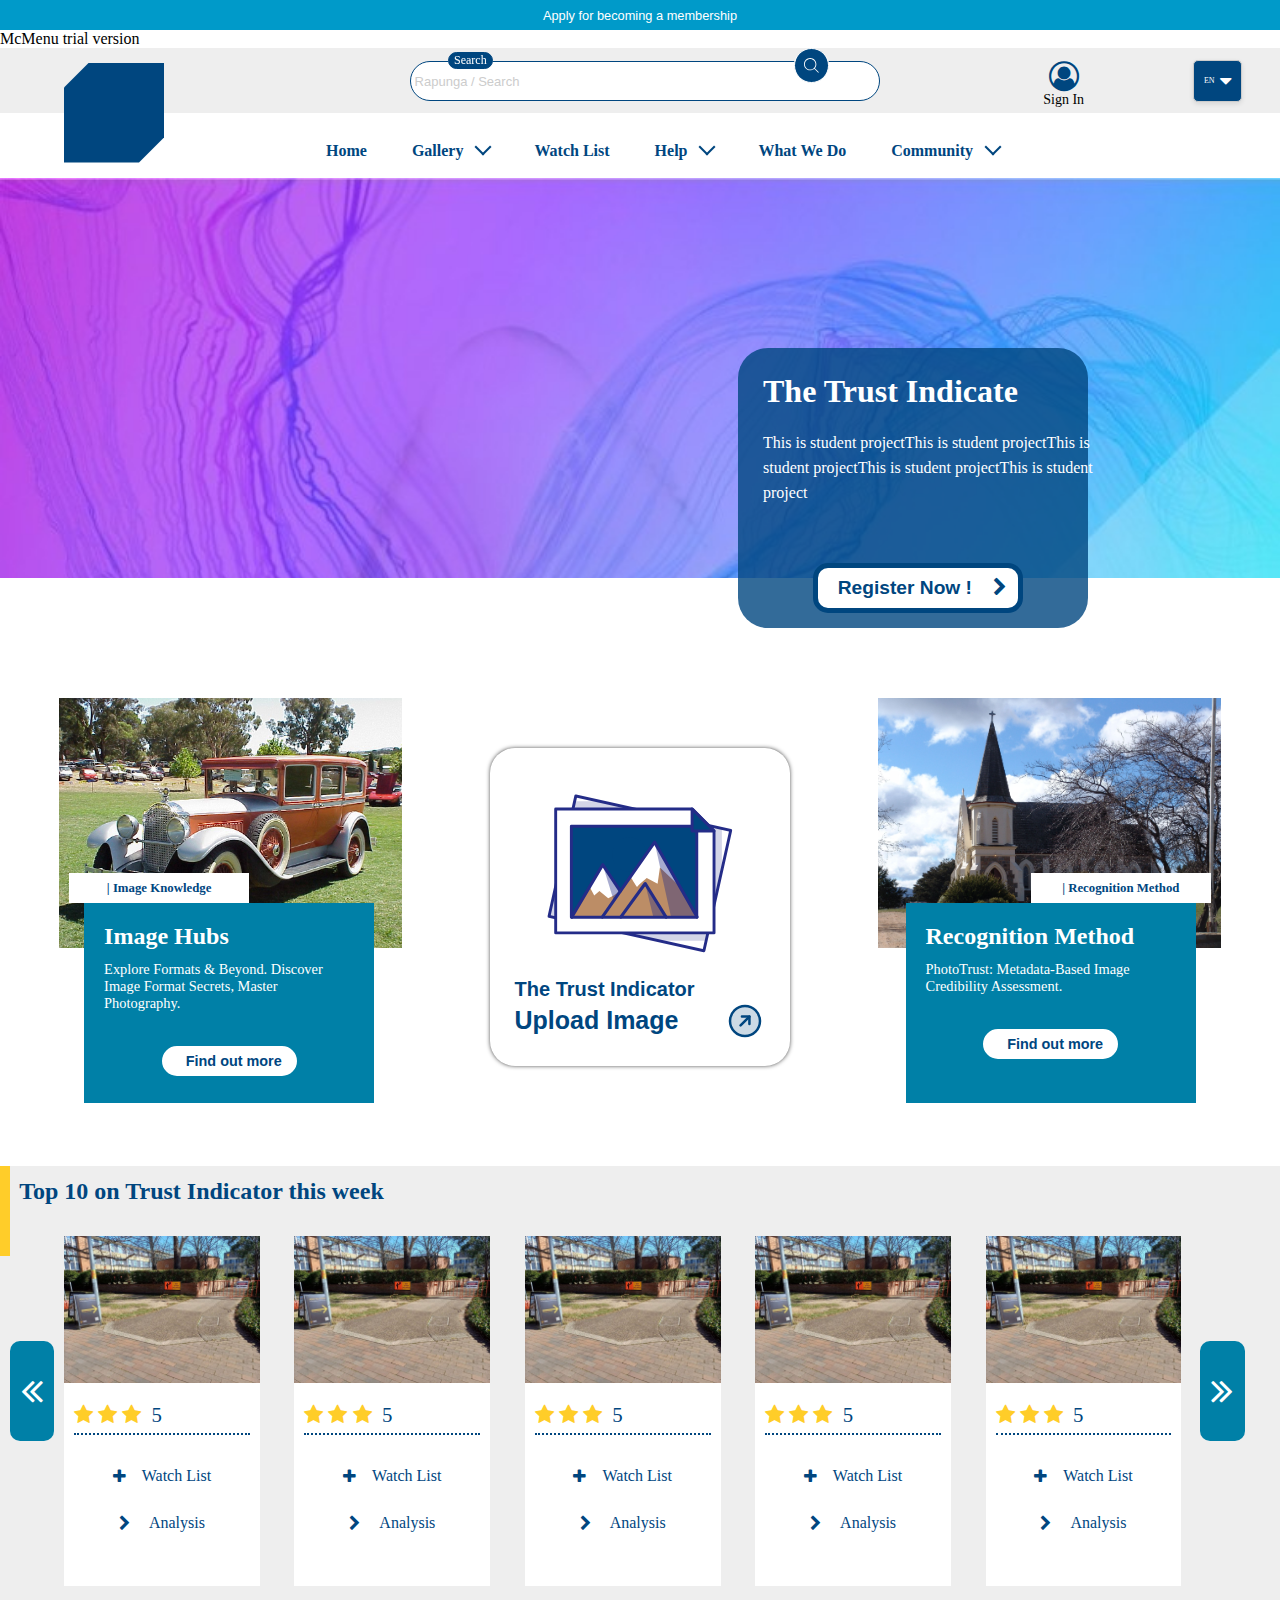
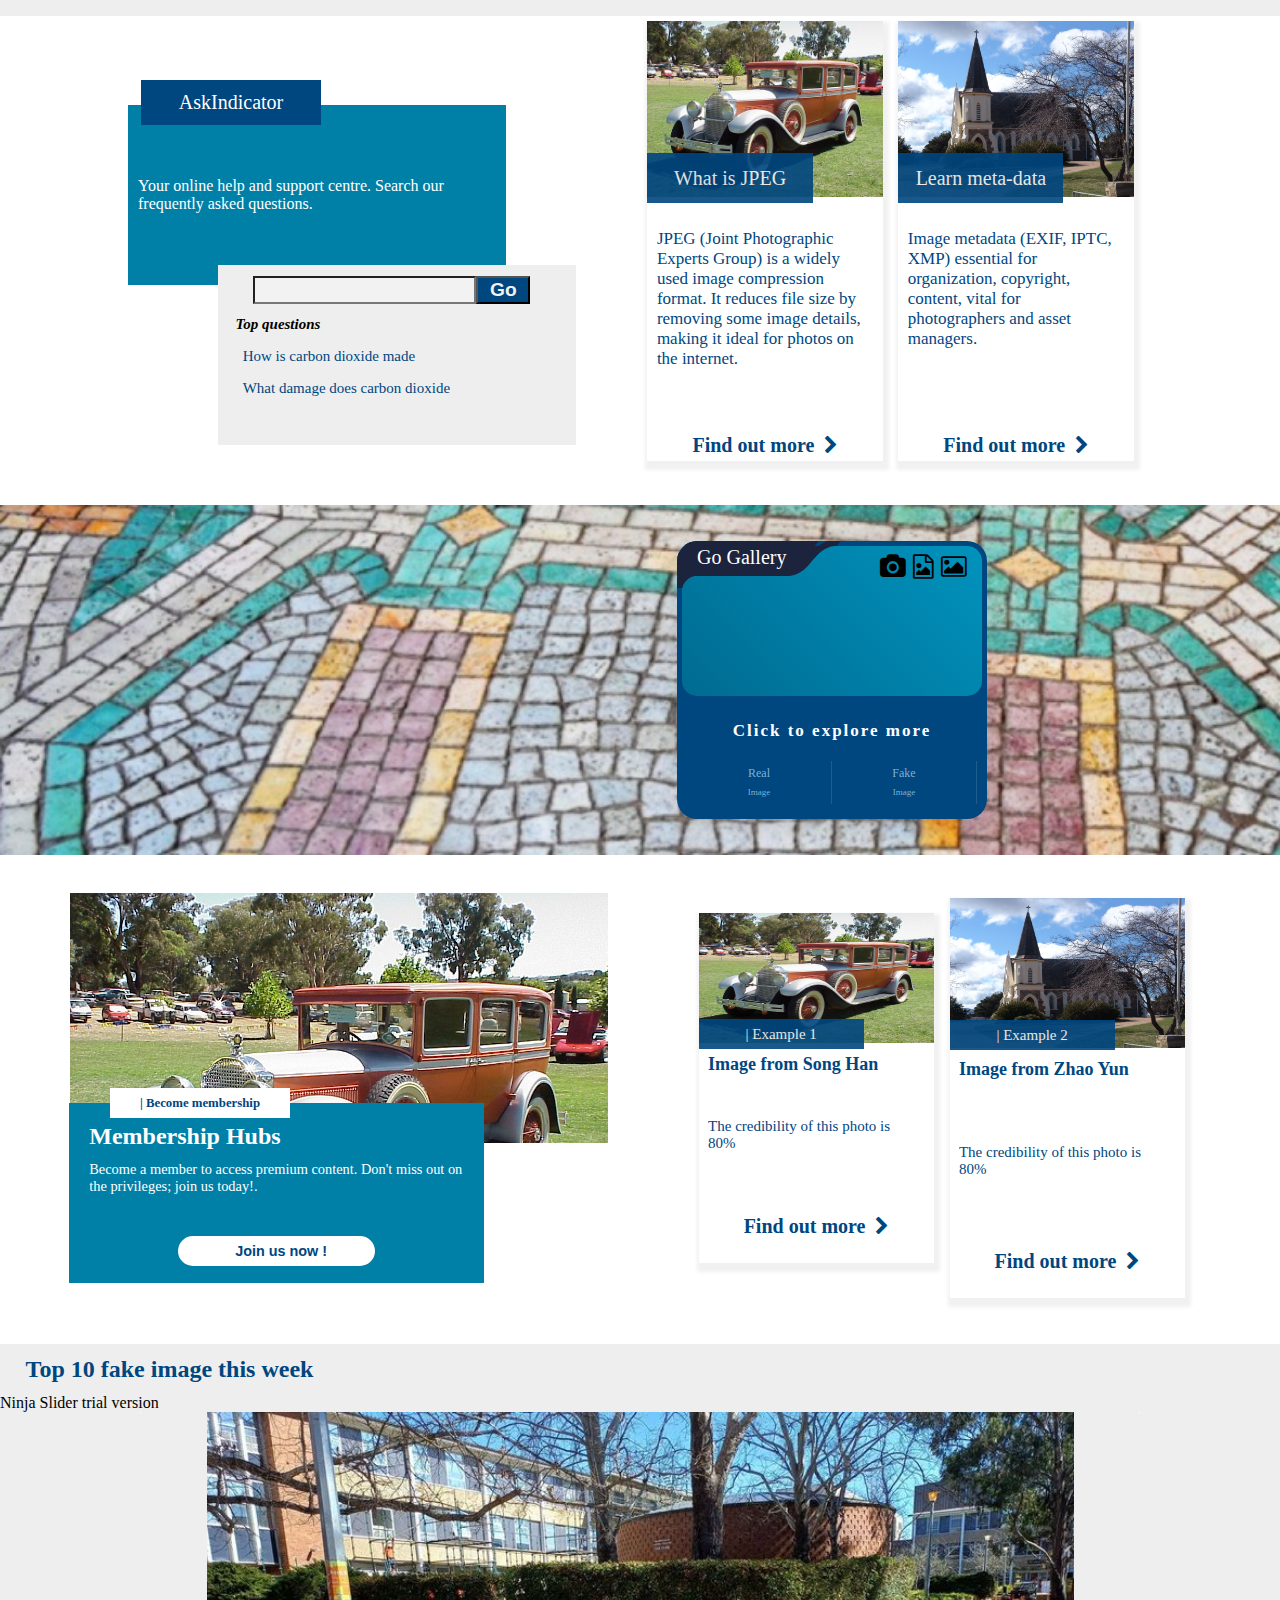
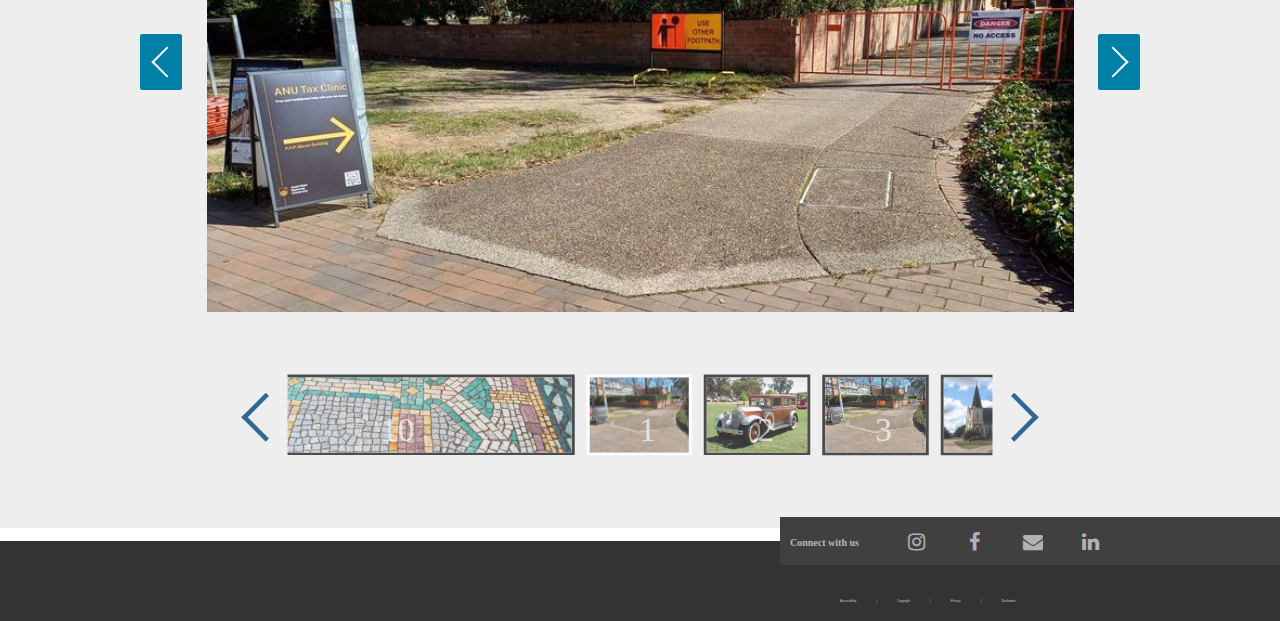
<file: src/fontend/index.html>
<!DOCTYPE html>
<html lang="en">
<head>
    <meta charset="UTF-8">
    <title>The Trust Indicator</title>
    <link rel="stylesheet" href="index.css">
    <script src="index.js"></script>
    <meta name="viewport" content="width=device-width, initial-scale=1">
    <link rel="stylesheet" href="https://cdnjs.cloudflare.com/ajax/libs/font-awesome/4.7.0/css/font-awesome.min.css">

</head>
<body>
    <div class="top-title">
        <p onclick="top_register()">Apply for becoming a membership </p>
    </div>

    <div class="navigation-bar-container">
        <div class="navigation-bar-top">
            <!--search box-->
            <div class="search-container">
                <div class="info-panels">
                    <div class="input-color-group-one">
                        <input class="search-input" autocomplete="on" name="text" type="text" required="" placeholder="Rapunga / Search">
                        <label class="search-label">Search</label>
                        <button class="search-button">
                            <svg fill="white" width="15px" height="15px" viewBox="0 0 1920 1920" xmlns="http://www.w3.org/2000/svg">
                                <path d="M790.588 1468.235c-373.722 0-677.647-303.924-677.647-677.647 0-373.722 303.925-677.647 677.647-677.647 373.723 0 677.647 303.925 677.647 677.647 0 373.723-303.924 677.647-677.647 677.647Zm596.781-160.715c120.396-138.692 193.807-319.285 193.807-516.932C1581.176 354.748 1226.428 0 790.588 0S0 354.748 0 790.588s354.748 790.588 790.588 790.588c197.647 0 378.24-73.411 516.932-193.807l516.028 516.142 79.963-79.963-516.142-516.028Z" fill-rule="evenodd"></path>
                            </svg>
                        </button>
                    </div>
                </div>
            </div>
            <!--search box-->

            <!--log in-->
            <div class="login-container" onclick="sign_in(event)">
                <div class="sign-icon">
                    <i class="fa fa-user-circle-o" style="font-size:30px"></i>
                </div>
                <div class="sign-text">Sign In</div>
            </div>
            <!--log in-->

            <!--log in content-->
            <div class="sign-in-content">
                <div class="content-section" id="show-name">Hi Song Han</div>
                <hr class="divider">
                <div class="content-section" id="change-password">Change Password<i class="fa fa-chevron-right fa-right" ></i></div>
                <hr class="divider">
                <div class="content-section" id="edit-profile">Edit Profile<i class="fa fa-chevron-right fa-right"></i></div>
                <hr class="divider">
                <div class="content-section" style="height: 50px;justify-content: center;align-content: center">
                    <button type="button" title="Sign out"  class="sign-out-button  sign-out-button-color sign-out-button-background-color" onclick="sign_out(event)">
                        <span>Sign Out &nbsp;&nbsp;&nbsp;&nbsp;&nbsp;<i class="fa fa-chevron-right"></i></span>
                    </button>
                </div>
                <div class="content-triangle"></div>
            </div>
            <!--log in content-->
            <div class="language-change" onclick="toggleDropdown(event)">
                <span id="selected-language">EN</span>
                <span class="dropdown-arrow"><i class="fa fa-caret-down" style="font-size:20px;padding-left: 5px"></i></span>
                <ul id="language-options" class="hidden">
                    <li onclick="updateLanguage('EN', event)">English</li>
                    <li onclick="updateLanguage('CN', event)">Chinese</li>
                    <li onclick="updateLanguage('ES', event)">Spanish</li>
                    <li onclick="updateLanguage('FR', event)">French</li>
                    <li onclick="updateLanguage('DE', event)">German</li>
                </ul>
            </div>
            <!--log in content-->
        </div>
        <div class="navigation-bar-bottom">
            <div class="menu-icon-wrapper">
                <div class="menu-icon" data-menu="mcmenu">
                    <div class="three-line">
                        <span></span>
                        <span></span>
                        <span></span>
                    </div>
                </div>
            </div>
            <div id="mcmenu">
                <ul>
                    <li  id="menu-home"><a href="#">Home</a></li>
                    <li class="full-width" id="menu-gallery">
                        <span>Gallery <i class="arrow"></i></span>
                        <div class="dropdown">
                            <div class="clm">
                                <h3><i class="fa fa-photo" style="font-size:24px"></i>&nbsp;&nbsp;&nbsp;All Images</h3>
                                <a href="#">Default</a>
                                <a href="#">Sort By Credibility</a>
                                <a href="#">Sort By Publish Time</a>
                            </div>
                            <div class="clm">
                                <h3><i class="fa fa-star" style="font-size:24px"></i>&nbsp;&nbsp;&nbsp;Truth Images</h3>
                                <a href="#">Show All</a>
                                <a href="#">Top 10</a>
                                <h3><i class="fa fa-star-half-empty" style="font-size:24px"></i>&nbsp;&nbsp;&nbsp;Fake Image</h3>
                                <a href="#">Show All</a>
                                <a href="#">Sort By Credibility</a>
                                <a href="#">Sort By Publish Time</a>
                            </div>
                            <div class="clm background-gallery">
                                <a href="#" ><img src="background_gallery.jpeg" style="width:280px"/></a>
                            </div>
                        </div>
                    </li>
                    <li id="menu-watchlist"><a href="#">Watch List</a></li>
                    <li id="menu-help" class="full-width">
                        <span>Help <i class="arrow"></i></span>
                        <div class="dropdown">
                            <div class="clm">
                                <h3>About the Trust Indicator</h3>
                                <a href="#">Operating guide</a>
                                <a href="#">Our faculties and institutes</a>
                                <a href="#">Business and employers</a>
                                <a href="#">Community services</a>
                                <hr class="line">
                            </div>
                            <div class="clm">
                                <h3>Connect with us</h3>
                                <a href="#">Contact us</a>
                                <a href="#">Our people</a>
                                <a href="#">Cooperation partner</a>
                                <hr class="line">
                            </div>
                            <div class="clm">
                                <h3>Work with us</h3>
                                <a href="#">Staff benefits</a>
                                <a href="#">Career development</a>
                                <hr class="line">
                            </div>
                        </div>
                    </li>
                    <li id="menu-wwhatwedo"><a href="#">What We Do</a></li>
                    <li id="menu-community">
                        <span>Community <i class="arrow"></i></span>
                        <ul class="dropdown right0">
                            <li><a href="#">Help Center</a></li>
                            <li><a href="#">Contributor Zone</a></li>
                            <li><a href="#">Feedback</a></li>
                            <li>
                                <span>
                                    User Center&nbsp;&nbsp;&nbsp;
                                    <i class="fa fa-android" style="font-size:24px"></i>
                                    <i class="arrow"></i>
                                </span>
                                    <ul class="dropdown right0">
                                        <li><a href="#">Change Password</a></li>
                                        <li><a href="#">Edit Profile</a></li>
                                        <li><a href="#">Report Debug</a></li>
                                    </ul>
                            </li>
                        </ul>
                    </li>
                </ul>
            </div>
        </div>
        <div class="logo"></div>
    </div>


    <div style="width: 100%; height: 400px; background-color: #00467F; background-image: url('background.jpg'); background-size: cover; background-repeat: no-repeat; position: relative; z-index: 1">
        <div class="top-trust-indicate-container">
            <div style="height: 250px;width: 350px;display: flex;margin-left: 5px;margin-top: 15px;flex-direction: column; ">
                <h1 style="padding-left: 20px;color: white;font-weight: bolder;margin: 10px 0 0 0">The Trust Indicate</h1>
                <p style="padding-left: 20px;color: white;margin: 20px 0 0 0;line-height: 25px">This is student projectThis is student projectThis is student projectThis is student projectThis is student project</p>
                <div style="flex-grow: 1; display: flex; flex-direction: column-reverse; align-items: center;">
                    <button type="button" title="register" class="register-button  register-button-color register-button-background-color" onclick="background_register(event)">
                        <span>Register Now ! &nbsp;&nbsp;&nbsp;<i class="fa fa-chevron-right"></i></span>
                    </button>
                </div>
            </div>
        </div>
    </div>


    <div class="picture-upload-recognition-container">
        <div class="picture-upload-recognition">
            <div class="picture-hub-picture">
                <div class="picture-hub-title">| Image Knowledge</div>
                <div class="picture-hub-content">
                    <h2 style="margin-bottom: -3px;padding-left: 20px;color: #FFFFFF">Image Hubs</h2>
                    <p style="padding-left: 20px;padding-right: 20px;color: #FFFFFF; font-size: 0.9rem">Explore Formats & Beyond. Discover Image Format Secrets, Master Photography. </p>
                    <button type="button" class="find-out-more-button  find-out-more-button-color find-out-more-button-background-color">
                        <span>Find out more</span>
                    </button>
                </div>
            </div>
        </div>
        <div class="picture-upload-recognition sub-div-1" >
            <div class="card">
                <div class="card__img"><svg xmlns:xlink="http://www.w3.org/1999/xlink" xmlns="http://www.w3.org/2000/svg" xml:space="preserve" viewBox="0 0 128 128"><rect y="24.7" x="13.1" width="101.2" transform="matrix(0.9761 0.2175 -0.2175 0.9761 15.4391 -12.3278)" height="78.6" class="st1"></rect><rect y="24.7" x="13.1" width="101.2" transform="matrix(0.9761 0.2175 -0.2175 0.9761 15.4391 -12.3278)" height="78.6" class="st53"></rect><polygon points="116,62 116,35.4 38.1,18 22.1,18 5.8,91.3 76.2,107 106,107" class="st16"></polygon><polygon points="97.2,23 10,23 10,102 111,102 111,36.8" class="st1"></polygon><polygon points="97.2,23 10,23 10,102 111,102 111,36.8" class="st53"></polygon><g><rect y="34" x="20" width="80" height="58" class="st7"></rect><g><polygon points="100.2,92 73.1,44.2 51.2,75.5 40,58.7 20.2,92 39.7,92" class="st9"></polygon><circle r="11" cy="52" cx="57" class="st18"></circle><polygon points="40,58.5 31.6,72.6 34.6,78.2 37.9,75.2 43.5,79.9 47,78.2 51,75.2" class="st1"></polygon><path d="M57.7,66c0,0,4.1,7.2,4.3,6.6c0.2-0.6,6.1-5.6,6.1-5.6l6.9,3.6l1.5-10.3L88.9,72L73.1,44.1L57.7,66z" class="st1"></path><polygon points="73.1,44.2 83.6,92 100.2,92" class="st15"></polygon><polyline points="100.2,91.9 73.1,44.1 39.7,91.9" class="st2"></polyline><polyline points="51.2,75.4 40,58.5 20.2,91.9" class="st2"></polyline><polygon points="51.2,75.4 40,58.5 47,81.3" class="st15"></polygon><polyline points="51.5,91.9 67.1,70.5 80.4,91.9" class="st2"></polyline><polygon points="72.3,92 67.1,70.7 80.4,92" class="st15"></polygon></g><rect y="34" x="20" width="80" height="58" class="st53"></rect></g><polygon points="111,37 97,37 97,23" class="st18"></polygon><polygon points="111,37 97,37 97,23" class="st53"></polygon></svg></div>
                <div class="card__subtitle">The Trust Indicator</div>
                <div class="card__wrapper">
                    <div class="card__title">Upload Image</div>
                    <div class="card__icon"><svg color="rgb(224, 223, 220)" style="user-select: none; width: 100%; height: 100%; display: inline-block; fill: rgb(224, 223, 220); flex-shrink: 0; cursor: auto;" viewBox="0 0 256 256" xmlns="http://www.w3.org/2000/svg"><g color="rgb(224, 223, 220)"><circle opacity="0.2" r="96" cy="128" cx="128"></circle><circle stroke-width="16" stroke-miterlimit="10" stroke="rgb(224, 223, 220)" fill="none" r="96" cy="128" cx="128"></circle><polyline stroke-width="16" stroke-linejoin="round" stroke-linecap="round" stroke="rgb(224, 223, 220)" fill="none" points="134.1 161.9 168 128 134.1 94.1"></polyline><line stroke-width="16" stroke-linejoin="round" stroke-linecap="round" stroke="rgb(224, 223, 220)" fill="none" y2="128" x2="168" y1="128" x1="88"></line></g></svg></div>
                </div>
            </div>
        </div>
        <div class="picture-upload-recognition">
            <div class="recognition-picture">
                <div class="recognition-title">| Recognition Method</div>
                <div class="recognition-content">
                    <h2 style="margin-bottom: -3px;padding-left: 20px;color: #FFFFFF">Recognition Method</h2>
                    <p style="padding-left: 20px;padding-right: 20px;color: #FFFFFF; font-size: 0.9rem">PhotoTrust: Metadata-Based Image Credibility Assessment. </p>
                    <button type="button" class="find-out-more-button  find-out-more-button-color find-out-more-button-background-color">
                        <span>Find out more</span>
                    </button>
                </div>
            </div>
        </div>
    </div>


    <div class="top-10-container">
        <div>Top 10 on Trust Indicator this week</div>
        <div class="control-left-wrapper">
            <button class="control-show-picture" onclick="slide('left')"><i class="fa fa-angle-double-left"></i></button>
        </div>
        <div class="gallery-wrapper">
            <div class="gallery" id="gallery">
                <div class="gallery-container">
                    <div class="photo-div">
                        <img src="background_gallery.jpeg" alt="Description of the image">
                    </div>
                    <div class="info-div">
                        <div class="rating">
                            <i class="fa fa-star">&nbsp</i><i class="fa fa-star"></i>&nbsp<i class="fa fa-star"></i> &nbsp;&nbsp;<span>5</span>
                        </div>
                        <div class="message">

                        </div>
                        <div class="watch-list">
                            <i class="fa fa-plus"></i> &nbsp;&nbsp;&nbsp;&nbsp;Watch List
                        </div>
                        <div class="analysis">
                            <i class="fa fa-chevron-right"></i>&nbsp;&nbsp;&nbsp;&nbsp; Analysis
                        </div>
                    </div>
                </div>

                <div class="gallery-container">
                    <div class="photo-div">
                        <img src="background_gallery.jpeg" alt="Description of the image">
                    </div>
                    <div class="info-div">
                        <div class="rating">
                            <i class="fa fa-star">&nbsp</i><i class="fa fa-star"></i>&nbsp<i class="fa fa-star"></i> &nbsp;&nbsp;<span>5</span>
                        </div>
                        <div class="message">

                        </div>
                        <div class="watch-list">
                            <i class="fa fa-plus"></i> &nbsp;&nbsp;&nbsp;&nbsp;Watch List
                        </div>
                        <div class="analysis">
                            <i class="fa fa-chevron-right"></i>&nbsp;&nbsp;&nbsp;&nbsp; Analysis
                        </div>
                    </div>
                </div>

                <div class="gallery-container">
                    <div class="photo-div">
                        <img src="background_gallery.jpeg" alt="Description of the image">
                    </div>
                    <div class="info-div">
                        <div class="rating">
                            <i class="fa fa-star">&nbsp</i><i class="fa fa-star"></i>&nbsp<i class="fa fa-star"></i> &nbsp;&nbsp;<span>5</span>
                        </div>
                        <div class="message">

                        </div>
                        <div class="watch-list">
                            <i class="fa fa-plus"></i> &nbsp;&nbsp;&nbsp;&nbsp;Watch List
                        </div>
                        <div class="analysis">
                            <i class="fa fa-chevron-right"></i>&nbsp;&nbsp;&nbsp;&nbsp; Analysis
                        </div>
                    </div>
                </div>

                <div class="gallery-container">
                    <div class="photo-div">
                        <img src="background_gallery.jpeg" alt="Description of the image">
                    </div>
                    <div class="info-div">
                        <div class="rating">
                            <i class="fa fa-star">&nbsp</i><i class="fa fa-star"></i>&nbsp<i class="fa fa-star"></i> &nbsp;&nbsp;<span>5</span>
                        </div>
                        <div class="message">
                        </div>
                        <div class="watch-list">
                            <i class="fa fa-plus"></i> &nbsp;&nbsp;&nbsp;&nbsp;Watch List
                        </div>
                        <div class="analysis">
                            <i class="fa fa-chevron-right"></i>&nbsp;&nbsp;&nbsp;&nbsp; Analysis
                        </div>
                    </div>
                </div>

                <div class="gallery-container">
                    <div class="photo-div">
                        <img src="background_gallery.jpeg" alt="Description of the image">
                    </div>
                    <div class="info-div">
                        <div class="rating">
                            <i class="fa fa-star">&nbsp</i><i class="fa fa-star"></i>&nbsp<i class="fa fa-star"></i> &nbsp;&nbsp;<span>5</span>
                        </div>
                        <div class="message">
                        </div>
                        <div class="watch-list">
                            <i class="fa fa-plus"></i> &nbsp;&nbsp;&nbsp;&nbsp;Watch List
                        </div>
                        <div class="analysis">
                            <i class="fa fa-chevron-right"></i>&nbsp;&nbsp;&nbsp;&nbsp; Analysis
                        </div>
                    </div>
                </div>

                <div class="gallery-container">
                    <div class="photo-div">
                        <img src="background_gallery.jpeg" alt="Description of the image">
                    </div>
                    <div class="info-div">
                        <div class="rating">
                            <i class="fa fa-star">&nbsp</i><i class="fa fa-star"></i>&nbsp<i class="fa fa-star"></i> &nbsp;&nbsp;<span>5</span>
                        </div>
                        <div class="message">
                        </div>
                        <div class="watch-list">
                            <i class="fa fa-plus"></i> &nbsp;&nbsp;&nbsp;&nbsp;Watch List
                        </div>
                        <div class="analysis">
                            <i class="fa fa-chevron-right"></i>&nbsp;&nbsp;&nbsp;&nbsp; Analysis
                        </div>
                    </div>
                </div>

                <div class="gallery-container">
                    <div class="photo-div">
                        <img src="background_gallery.jpeg" alt="Description of the image">
                    </div>
                    <div class="info-div">
                        <div class="rating">
                            <i class="fa fa-star">&nbsp</i><i class="fa fa-star"></i>&nbsp<i class="fa fa-star"></i> &nbsp;&nbsp;<span>5</span>
                        </div>
                        <div class="message">
                        </div>
                        <div class="watch-list">
                            <i class="fa fa-plus"></i> &nbsp;&nbsp;&nbsp;&nbsp;Watch List
                        </div>
                        <div class="analysis">
                            <i class="fa fa-chevron-right"></i>&nbsp;&nbsp;&nbsp;&nbsp; Analysis
                        </div>
                    </div>
                </div>

                <div class="gallery-container">
                    <div class="photo-div">
                        <img src="background_gallery.jpeg" alt="Description of the image">
                    </div>
                    <div class="info-div">
                        <div class="rating">
                            <i class="fa fa-star">&nbsp</i><i class="fa fa-star"></i>&nbsp<i class="fa fa-star"></i> &nbsp;&nbsp;<span>5</span>
                        </div>
                        <div class="message">
                        </div>
                        <div class="watch-list">
                            <i class="fa fa-plus"></i> &nbsp;&nbsp;&nbsp;&nbsp;Watch List
                        </div>
                        <div class="analysis">
                            <i class="fa fa-chevron-right"></i>&nbsp;&nbsp;&nbsp;&nbsp; Analysis
                        </div>
                    </div>
                </div>

                <div class="gallery-container">
                    <div class="photo-div">
                        <img src="background_gallery.jpeg" alt="Description of the image">
                    </div>
                    <div class="info-div">
                        <div class="rating">
                            <i class="fa fa-star">&nbsp</i><i class="fa fa-star"></i>&nbsp<i class="fa fa-star"></i> &nbsp;&nbsp;<span>5</span>
                        </div>
                        <div class="message">
                        </div>
                        <div class="watch-list">
                            <i class="fa fa-plus"></i> &nbsp;&nbsp;&nbsp;&nbsp;Watch List
                        </div>
                        <div class="analysis">
                            <i class="fa fa-chevron-right"></i>&nbsp;&nbsp;&nbsp;&nbsp; Analysis
                        </div>
                    </div>
                </div>

                <div class="gallery-container">
                    <div class="photo-div">
                        <img src="background_gallery.jpeg" alt="Description of the image">
                    </div>
                    <div class="info-div">
                        <div class="rating">
                            <i class="fa fa-star">&nbsp</i><i class="fa fa-star"></i>&nbsp<i class="fa fa-star"></i> &nbsp;&nbsp;<span>5</span>
                        </div>
                        <div class="message">
                        </div>
                        <div class="watch-list">
                            <i class="fa fa-plus"></i> &nbsp;&nbsp;&nbsp;&nbsp;Watch List
                        </div>
                        <div class="analysis">
                            <i class="fa fa-chevron-right"></i>&nbsp;&nbsp;&nbsp;&nbsp; Analysis
                        </div>
                    </div>
                </div>
            </div>
        </div>
        <div class="control-right-wrapper">
            <button class="control-show-picture" onclick="slide('right')"><i class="fa fa-angle-double-right"></i></button>
        </div>
    </div>

    <div class="question-jpeg-container">
        <div class="question-container">
            <div class="div1"> AskIndicator</div>
            <div class="div2">Your online help and support centre. Search our
                frequently asked questions.</div>
            <div class="div3">
                <div>
                    <input class="question-input">
                    <button class="question-button">Go</button>
                </div>
                <div class="top-question">
                    <br>
                    <p class="top-question-text1">Top questions</p>
                    <p class="top-question-text2">How is carbon dioxide made</p>
                    <p class="top-question-text2">What damage does carbon dioxide</p>
                </div>
            </div>

        </div>

        <div class="jpeg-metadata-container">
            <div class="company-photo">
                <div class="household">
                    <div class="household-image">
                        <img src="picture-hub-picture.jpeg" style="width: 100%;height: 100%" alt="This is a household image">
                    </div>
                    <div class="image-title">What is JPEG</div>
                    <div class="household-text">JPEG (Joint Photographic Experts Group) is a widely used image compression format. It reduces file size by removing some image details, making it ideal for photos on the internet.</div>
                    <div class="household-button">Find out more &nbsp;<i class="fa fa-chevron-right" style="font-size:1.5vw"></i></div>

                </div>
                <div class="household">
                    <div class="household-image">
                        <img src="recognition-picture.jpeg" style="width: 100%;height: 100%" alt="This is a transportation image">
                    </div>
                    <div class="image-title">Learn meta-data</div>
                    <div class="household-text">
                        Image metadata (EXIF, IPTC, XMP) essential for organization, copyright, content, vital for photographers and asset managers.</div>
                    <div class="household-button">Find out more &nbsp;<i class="fa fa-chevron-right" style="font-size:1.5vw"></i></div>
                </div>
            </div>
        </div>
    </div>

    <div class="exhibition-container">
        <div class="exhibition-card">
            <div class="exhibition-top-section">
                <div class="exhibition-border"></div>
                <div class="exhibition-icons">
                    <div class="exhibition-logo">
                       Go Gallery
                    </div>
                    <div class="exhibition-social-media">
                        <i class="fa fa-camera" style="font-size:24px"></i>
                        <i class="fa fa-file-image-o" style="font-size:24px"></i>
                        <i class="fa fa-image" style="font-size:24px"></i>
                    </div>
                </div>
            </div>
            <div class="exhibition-bottom-section">
                <span class="title">Click to explore more</span>
                <div class="row row1">
                    <div class="item">
                        <span class="big-text">Real</span>
                        <span class="regular-text">Image</span>
                    </div>
                    <div class="item">
                        <span class="big-text">Fake</span>
                        <span class="regular-text">Image</span>
                    </div>
                </div>
            </div>
        </div>
    </div>

    <div class="bottom-register-example-container">
        <div class="bottom-register">
            <div class="bottom-register-picture">
                <div class="bottom-register-title">| Become membership</div>
                <div class="bottom-register-content">
                    <h2 style="margin-bottom: -3px;padding-left: 20px;color: #FFFFFF">Membership Hubs</h2>
                    <p style="padding-left: 20px;padding-right: 20px;color: #FFFFFF; font-size: 0.9rem">Become a member to access premium content. Don't miss out on the privileges; join us today!. </p>
                    <button type="button" class="find-out-more-button  find-out-more-button-color find-out-more-button-background-color">
                        <span>Join us now !</span>
                    </button>
                </div>
            </div>
        </div>
        <div class="bottom-example-container">
            <div class="bottom-example">
                <div class="example" style="height: 350px;margin-top: 20px">
                    <div class="example-image" style="height: 130px">
                        <img src="picture-hub-picture.jpeg" style="width: 100%;height: 100%" alt="This is a household image">
                    </div>
                    <div class="example-title">| Example 1</div>
                    <div class="example-text" style="height: 150px">Image from Song Han<p style="margin-top: 20%;font-size: 15px;font-weight: normal"> The credibility of this photo is 80% </p></div>
                    <div class="example-button">Find out more &nbsp;<i class="fa fa-chevron-right" style="font-size:1.5vw"></i></div>

                </div>
                <div class="example">
                    <div class="example-image">
                        <img src="recognition-picture.jpeg" style="width: 100%;height: 100%" alt="This is a transportation image">
                    </div>
                    <div class="example-title">| Example 2</div>
                    <div class="example-text">Image from Zhao Yun<p style="margin-top: 30%;font-size: 15px;font-weight: normal"> The credibility of this photo is 80% </p></div>
                    <div class="example-button">Find out more &nbsp;<i class="fa fa-chevron-right" style="font-size:1.5vw"></i></div>
                </div>
            </div>
        </div>
    </div>

    <div class="fake-gallery">

        <div id='ninja-slider'>
            <div class="fake-title">
                Top 10 fake image this week
            </div>
            <div>
                <div class="slider-inner">
                    <ul>
                        <li><a class="ns-img" href="background_gallery.jpeg"></a></li>
                        <li><a class="ns-img" href="picture-hub-picture.jpeg"></a></li>
                        <li><a class="ns-img" href="background_gallery.jpeg"></a></li>
                        <li><a class="ns-img" href="recognition-picture.jpeg"></a></li>
                        <li><a class="ns-img" href="picture-hub-picture.jpeg"></a></li>
                        <li><a class="ns-img" href="background_gallery.jpeg"></a></li>
                        <li><a class="ns-img" href="picture-hub-picture.jpeg"></a></li>
                        <li><a class="ns-img" href="background_gallery.jpeg"></a></li>
                        <li><a class="ns-img" href="picture-hub-picture.jpeg"></a></li>
                        <li><a class="ns-img" href="gallery-background.png"></a></li>
                    </ul>

                </div>
                <div id="thumbnail-slider">
                    <div class="inner">
                        <ul>
                            <li>
                                <a class="thumb" href="background_gallery.jpeg"></a>
                                <span>1</span>
                            </li>
                            <li>
                                <a class="thumb" href="picture-hub-picture.jpeg"></a>
                                <span>2</span>
                            </li>
                            <li>
                                <a class="thumb" href="background_gallery.jpeg"></a>
                                <span>3</span>
                            </li>
                            <li>
                                <a class="thumb" href="recognition-picture.jpeg"></a>
                                <span>4</span>
                            </li>
                            <li>
                                <a class="thumb" href="picture-hub-picture.jpeg"></a>
                                <span>5</span>
                            </li>
                            <li>
                                <a class="thumb"  href="background_gallery.jpeg"></a>
                                <span>6</span>
                            </li>
                            <li>
                                <a class="thumb" href="picture-hub-picture.jpeg"></a>
                                <span>7</span>
                            </li>
                            <li>
                                <a class="thumb" href="background_gallery.jpeg"></a>
                                <span>8</span>
                            </li>
                            <li>
                                <a class="thumb" href="picture-hub-picture.jpeg"></a>
                                <span>9</span>
                            </li>
                            <li>
                                <a class="thumb" href="gallery-background.png"></a>
                                <span>10</span>
                            </li>
                        </ul>
                    </div>
                </div>
            </div>
        </div>
    </div>




    <div class="bottom-navigation-bar">
        <div class="connect-container">
            <table class="connect-table">
                <tr>
                    <th><p style="font-size:10px;color:#ffffff;opacity: 0.6;margin-right: 20px" >Connect with us</p></th>
                    <th><i class="fa fa-instagram" style="font-size:20px;color:#ffffff;opacity: 0.6" ></i></th>
                    <th><i class="fa fa-facebook" style="font-size:20px;color:#ffffff;opacity: 0.6" ></i></th>
                    <th><i class="fa fa-envelope" style="font-size:20px;color:#ffffff;opacity: 0.6" ></i></th>
                    <th><i class="fa fa-linkedin" style="font-size:20px;color:#ffffff;opacity: 0.6" ></i></th>
                    <th></th>
                </tr>
            </table>
        </div>

        <div class="accessibility-container">
            <div class="accessibility">
                <div style="width: 80%; height: 100%;margin-left: 10%; display: flex; align-items: center;">
                    <p class="site-link1">Accessibility</p>
                    <p class="site-link">|</p>
                    <p class="site-link1">Copyright</p>
                    <p class="site-link">|</p>
                    <p class="site-link1">Privacy</p>
                    <p class="site-link">|</p>
                    <p class="disclaimer-text">Disclaimer</p>
                </div>
            </div>
        </div>
    </div>






</body>
</html>
</file>
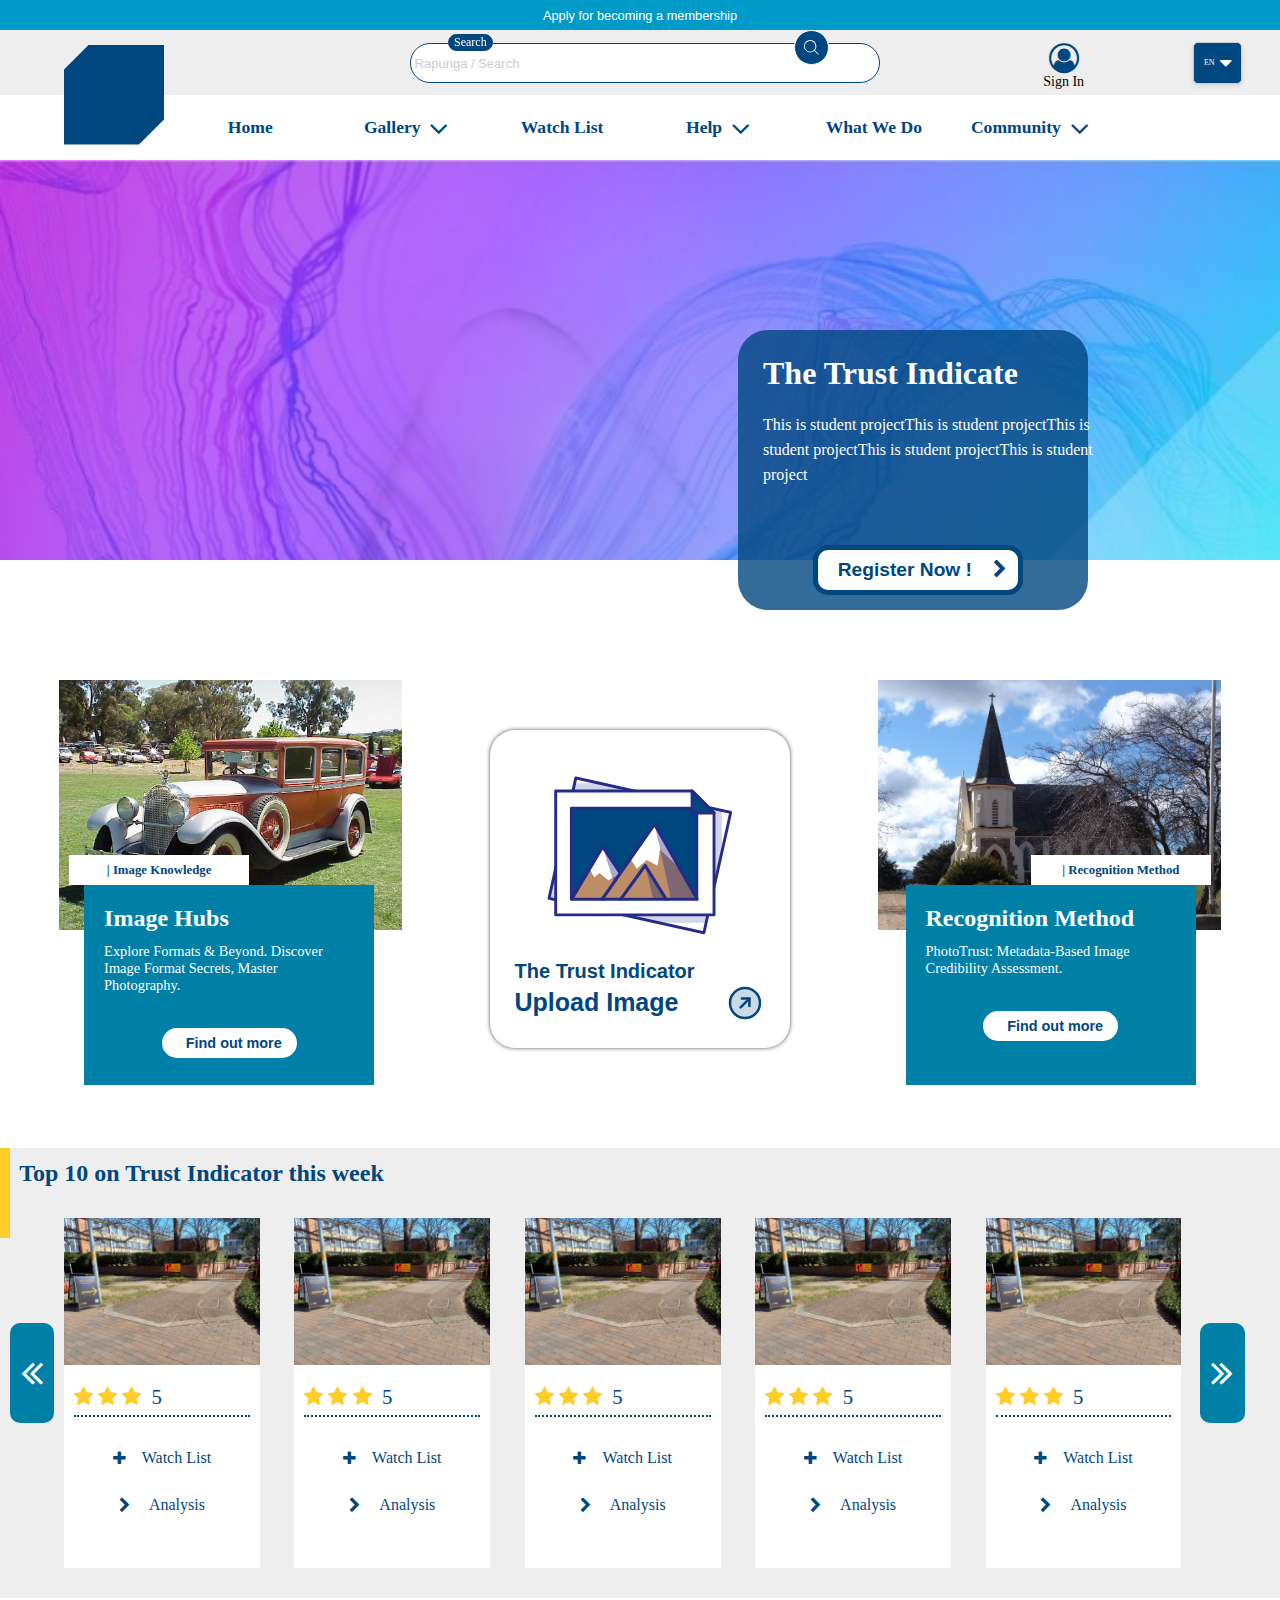
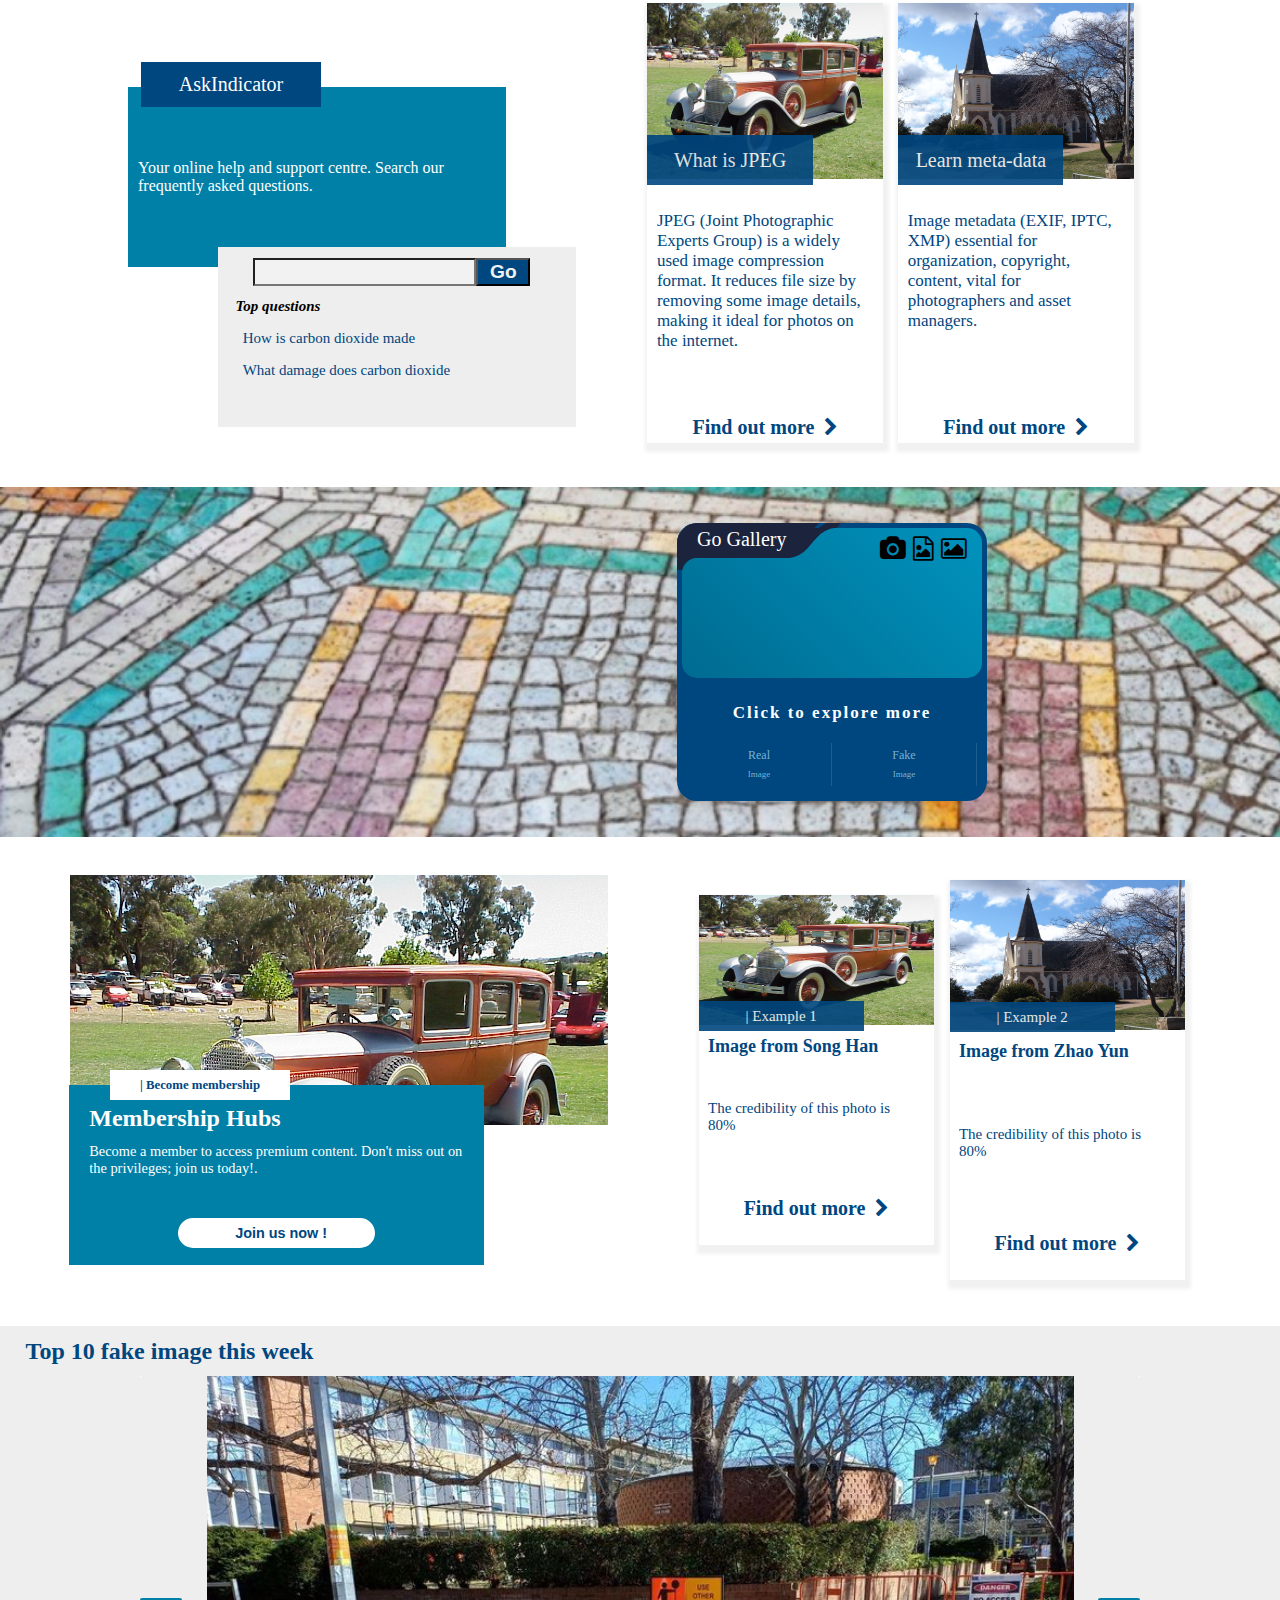
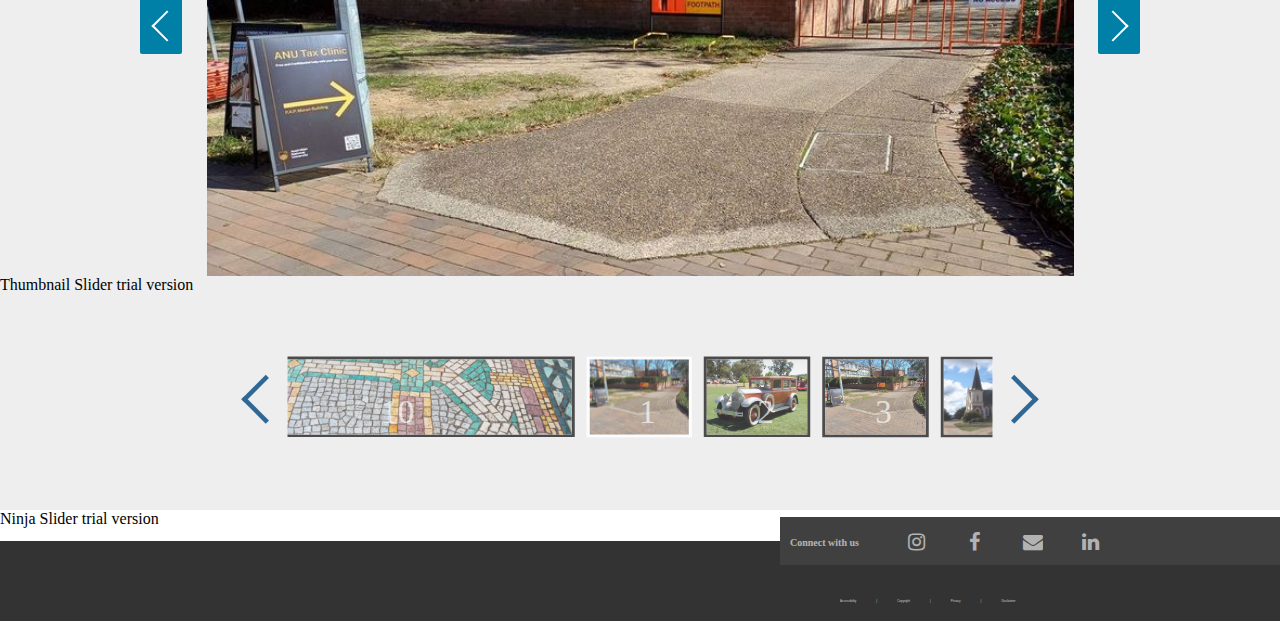
<file: src/frontend/index.html>
<!DOCTYPE html>
<html lang="en">
<head>
    <meta charset="UTF-8">
    <title>The Trust Indicator</title>
    <link rel="stylesheet" href="index.css">
    <script src="index.js"></script>
    <meta name="viewport" content="width=device-width, initial-scale=1">
    <link rel="stylesheet" href="https://cdnjs.cloudflare.com/ajax/libs/font-awesome/4.7.0/css/font-awesome.min.css">

</head>
<body>
    <div class="top-title">
        <p onclick="top_register()">Apply for becoming a membership </p>
    </div>

    <div class="navigation-bar-container">
        <div class="navigation-bar-top">
            <!--search box-->
            <div class="search-container">
                <div class="info-panels">
                    <div class="input-color-group-one">
                        <input class="search-input" autocomplete="on" name="text" type="text" required="" placeholder="Rapunga / Search">
                        <label class="search-label">Search</label>
                        <button class="search-button">
                            <svg fill="white" width="15px" height="15px" viewBox="0 0 1920 1920" xmlns="http://www.w3.org/2000/svg">
                                <path d="M790.588 1468.235c-373.722 0-677.647-303.924-677.647-677.647 0-373.722 303.925-677.647 677.647-677.647 373.723 0 677.647 303.925 677.647 677.647 0 373.723-303.924 677.647-677.647 677.647Zm596.781-160.715c120.396-138.692 193.807-319.285 193.807-516.932C1581.176 354.748 1226.428 0 790.588 0S0 354.748 0 790.588s354.748 790.588 790.588 790.588c197.647 0 378.24-73.411 516.932-193.807l516.028 516.142 79.963-79.963-516.142-516.028Z" fill-rule="evenodd"></path>
                            </svg>
                        </button>
                    </div>
                </div>
            </div>
            <!--search box-->

            <!--log in-->
            <div class="login-container" onclick="sign_in(event)">
                <div class="sign-icon">
                    <i class="fa fa-user-circle-o" style="font-size:30px"></i>
                </div>
                <div class="sign-text">Sign In</div>
            </div>
            <!--log in-->

            <!--log in content-->
            <div class="sign-in-content">
                <div class="content-section" id="show-name">Hi Song Han</div>
                <hr class="divider">
                <div class="content-section" id="change-password">Change Password<i class="fa fa-chevron-right fa-right" ></i></div>
                <hr class="divider">
                <div class="content-section" id="edit-profile">Edit Profile<i class="fa fa-chevron-right fa-right"></i></div>
                <hr class="divider">
                <div class="content-section" style="height: 50px;justify-content: center;align-content: center">
                    <button type="button" title="Sign out"  class="sign-out-button  sign-out-button-color sign-out-button-background-color" onclick="sign_out(event)">
                        <span>Sign Out &nbsp;&nbsp;&nbsp;&nbsp;&nbsp;<i class="fa fa-chevron-right"></i></span>
                    </button>
                </div>
                <div class="content-triangle"></div>
            </div>
            <!--log in content-->
            <div class="language-change" onclick="toggleDropdown(event)">
                <span id="selected-language">EN</span>
                <span class="dropdown-arrow"><i class="fa fa-caret-down" style="font-size:20px;padding-left: 5px"></i></span>
                <ul id="language-options" class="hidden">
                    <li onclick="updateLanguage('EN', event)">English</li>
                    <li onclick="updateLanguage('CN', event)">Chinese</li>
                    <li onclick="updateLanguage('ES', event)">Spanish</li>
                    <li onclick="updateLanguage('FR', event)">French</li>
                    <li onclick="updateLanguage('DE', event)">German</li>
                </ul>
            </div>
            <!--log in content-->
        </div>
        <div class="navigation-bar-bottom">
            <div class="menu-icon-wrapper">
                <div class="three-line">
                    <span></span>
                    <span></span>
                    <span></span>
                </div>
            </div>

            <div class="sidebar">
                <!-- 主菜单 -->
                <div class="main-menu">
                    <a href="#" class="color-home" data-target="home-submenu">Home</a>
                    <a href="#" class="color-gallery" data-target="gallery-submenu">Gallery  <i class="fa fa-angle-right" style="font-size:30px;margin-left: 280px"></i></a>
                    <a href="#" class="color-watchlist" data-target="watchlist-submenu">Watch List</a>
                    <a href="#" class="color-help" data-target="help-submenu">Help <i class="fa fa-angle-right" style="font-size:30px;margin-left: 300px"></i></a>
                    <a href="#" class="color-whatwedo" data-target="what We Do-submenu">What We Do</a>
                    <a href="#" class="color-community" data-target="community-submenu">Community <i class="fa fa-angle-right" style="font-size:30px;margin-left: 240px"></i></a>
                </div>

                <!-- 子菜单 -->
                <div class="submenu" id="gallery-submenu">
                    <div class="submenu-div1 back-from-gallery">
                        <i class="fa fa-angle-left" style="font-size: 30px"></i> &nbsp;&nbsp;&nbsp;&nbsp;<span>GALLERY</span>
                    </div>
                    <div class="submenu-div2">
                        <h3><i class="fa fa-photo" style="font-size:24px"></i>&nbsp;&nbsp;&nbsp;All Images</h3>
                        <a href="#">Default</a>
                        <a href="#">Sort By Credibility</a>
                        <a href="#">Sort By Publish Time</a>
                    </div>
                    <div class="submenu-div3">
                        <h3><i class="fa fa-star" style="font-size:24px;color: #FFCD29"></i>&nbsp;&nbsp;&nbsp;Truth Images</h3>
                        <a href="#">Show All</a>
                        <a href="#">Top 10</a>
                        <h3 style="margin-top: 15px"><i class="fa fa-star-half-empty" style="font-size:24px"></i>&nbsp;&nbsp;&nbsp;Fake Image</h3>
                        <a href="#">Show All</a>
                        <a href="#">Sort By Credibility</a>
                        <a href="#">Sort By Publish Time</a>
                    </div>
                    <div class="submenu-div4">
                        <div style="width: 80%; height: 80%; display: flex;position: relative; left: 10%; top: 10%;background: #00467F">
                            <a href="#"><img src="background_gallery.jpeg" style="width: 330px;height: 100%"/></a>
                        </div>
                    </div>
                </div>

                <div class="submenu1" id="help-submenu">
                    <div class="submenu1-div1 back-from-help">
                        <i class="fa fa-angle-left" style="font-size: 30px"></i> &nbsp;&nbsp;&nbsp;&nbsp;<span>HELP</span>
                    </div>
                    <div class="submenu1-div5">
                        <h3>About The Trust Indicator</h3>
                        <a href="#">Operating guide</a>
                        <a href="#">Our faculties and institutes</a>
                        <a href="#">Business and employers</a>
                        <a href="#">Community services</a>
                    </div>
                    <div class="submenu1-div6">
                        <h3>Connect with us</h3>
                        <a href="#">Contact us All</a>
                        <a href="#">Our people</a>
                        <a href="#">Cooperation partner</a>

                    </div>
                    <div class="submenu1-div7">
                        <h3>Work with us</h3>
                        <a href="#">Staff benefits</a>
                        <a href="#">Career development</a>
                    </div>
                </div>

                <div class="submenu2" id="community-submenu">
                    <div class="submenu2-div1 back-from-community">
                        <i class="fa fa-angle-left" style="font-size: 30px"></i> &nbsp;&nbsp;&nbsp;&nbsp;<span>Community</span>
                    </div>
                    <div class="submenu2-div8">
                        Help Center
                    </div>
                    <div class="submenu2-div8">
                        Contributor Zone
                    </div>
                    <div class="submenu2-div8">
                        Feedback
                    </div>
                    <div class="submenu2-div8">
                        Change Password
                    </div>
                    <div class="submenu2-div8">
                        Edit Profile
                    </div>
                    <div class="submenu2-div8">
                        Report Debug
                    </div>
                </div>
            </div>

            <div id="mcmenu">
                <ul>
                    <li  id="menu-home"><a href="index.html">Home</a></li>
                    <li class="full-width" id="menu-gallery">
                        <span>Gallery &nbsp;<i class="fa fa-angle-down" style="font-size:30px"></i></span>
                        <div class="dropdown">
                            <div class="clm">
                                <h3><i class="fa fa-photo" style="font-size:24px"></i>&nbsp;&nbsp;&nbsp;All Images</h3>
                                <a href="#">Default</a>
                                <a href="#">Sort By Credibility</a>
                                <a href="#">Sort By Publish Time</a>
                            </div>
                            <div class="clm">
                                <h3><i class="fa fa-star" style="font-size:24px"></i>&nbsp;&nbsp;&nbsp;Truth Images</h3>
                                <a href="#">Show All</a>
                                <a href="#">Top 10</a>
                                <h3><i class="fa fa-star-half-empty" style="font-size:24px"></i>&nbsp;&nbsp;&nbsp;Fake Image</h3>
                                <a href="#">Show All</a>
                                <a href="#">Sort By Credibility</a>
                                <a href="#">Sort By Publish Time</a>
                            </div>
                            <div class="clm background-gallery">
                                <a href="#" ><img src="background_gallery.jpeg" style="width:280px"/></a>
                            </div>
                        </div>
                    </li>
                    <li id="menu-watchlist"><a href="#">Watch List</a></li>
                    <li id="menu-help" class="full-width">
                        <span>Help &nbsp;<i class="fa fa-angle-down" style="font-size:30px"></i></span>
                        <div class="dropdown">
                            <div class="clm">
                                <h3>About the Trust Indicator</h3>
                                <a href="#">Operating guide</a>
                                <a href="#">Our faculties and institutes</a>
                                <a href="#">Business and employers</a>
                                <a href="#">Community services</a>
                                <hr class="line">
                            </div>
                            <div class="clm">
                                <h3>Connect with us</h3>
                                <a href="#">Contact us</a>
                                <a href="#">Our people</a>
                                <a href="#">Cooperation partner</a>
                                <hr class="line">
                            </div>
                            <div class="clm">
                                <h3>Work with us</h3>
                                <a href="#">Staff benefits</a>
                                <a href="#">Career development</a>
                                <hr class="line">
                            </div>
                        </div>
                    </li>
                    <li id="menu-wwhatwedo"><a href="#">What We Do</a></li>
                    <li id="menu-community">
                        <span>Community &nbsp;<i class="fa fa-angle-down" style="font-size:30px"></i></span>
                        <ul class="right0">
                            <li><a href="#">Help Center</a></li>
                            <li><a href="#">Contributor Zone</a></li>
                            <li><a href="#">Feedback</a></li>
                            <li>
                                <a>
                                    <i class="fa fa-angle-left" style="font-size:30px"></i>
                                    &nbsp;&nbsp;
                                    User Center&nbsp;&nbsp;&nbsp;
                                    <i class="fa fa-android" style="font-size:24px"></i>
                                </a>
                                <ul class="right1">
                                    <li><a href="#">Change Password</a></li>
                                    <li><a href="#">Edit Profile</a></li>
                                    <li><a href="#">Report Debug</a></li>
                                </ul>
                            </li>
                        </ul>
                    </li>
                </ul>
            </div>
        </div>
        <div class="logo"></div>
    </div>


    <div style="width: 100%; height: 400px; background-color: #00467F; background-image: url('background.jpg'); background-size: cover; background-repeat: no-repeat; position: relative; z-index: 1">
        <div class="top-trust-indicate-container">
            <div style="height: 250px;width: 350px;display: flex;margin-left: 5px;margin-top: 15px;flex-direction: column; ">
                <h1 style="padding-left: 20px;color: white;font-weight: bolder;margin: 10px 0 0 0">The Trust Indicate</h1>
                <p style="padding-left: 20px;color: white;margin: 20px 0 0 0;line-height: 25px">This is student projectThis is student projectThis is student projectThis is student projectThis is student project</p>
                <div style="flex-grow: 1; display: flex; flex-direction: column-reverse; align-items: center;">
                    <button type="button" title="register" class="register-button  register-button-color register-button-background-color" onclick="background_register(event)">
                        <span>Register Now ! &nbsp;&nbsp;&nbsp;<i class="fa fa-chevron-right"></i></span>
                    </button>
                </div>
            </div>
        </div>
    </div>

    <div class="picture-upload-recognition-container">
        <div class="picture-upload-recognition">
            <div class="picture-hub-picture">
                <div class="picture-hub-title">| Image Knowledge</div>
                <div class="picture-hub-content">
                    <h2 style="margin-bottom: -3px;padding-left: 20px;color: #FFFFFF">Image Hubs</h2>
                    <p style="padding-left: 20px;padding-right: 20px;color: #FFFFFF; font-size: 0.9rem">Explore Formats & Beyond. Discover Image Format Secrets, Master Photography. </p>
                    <button type="button" class="find-out-more-button  find-out-more-button-color find-out-more-button-background-color">
                        <span>Find out more</span>
                    </button>
                </div>
            </div>
        </div>
        <div class="picture-upload-recognition sub-div-1" onclick="upload()" >
            <div class="card">
                <div class="card__img"><svg xmlns:xlink="http://www.w3.org/1999/xlink" xmlns="http://www.w3.org/2000/svg" xml:space="preserve" viewBox="0 0 128 128"><rect y="24.7" x="13.1" width="101.2" transform="matrix(0.9761 0.2175 -0.2175 0.9761 15.4391 -12.3278)" height="78.6" class="st1"></rect><rect y="24.7" x="13.1" width="101.2" transform="matrix(0.9761 0.2175 -0.2175 0.9761 15.4391 -12.3278)" height="78.6" class="st53"></rect><polygon points="116,62 116,35.4 38.1,18 22.1,18 5.8,91.3 76.2,107 106,107" class="st16"></polygon><polygon points="97.2,23 10,23 10,102 111,102 111,36.8" class="st1"></polygon><polygon points="97.2,23 10,23 10,102 111,102 111,36.8" class="st53"></polygon><g><rect y="34" x="20" width="80" height="58" class="st7"></rect><g><polygon points="100.2,92 73.1,44.2 51.2,75.5 40,58.7 20.2,92 39.7,92" class="st9"></polygon><circle r="11" cy="52" cx="57" class="st18"></circle><polygon points="40,58.5 31.6,72.6 34.6,78.2 37.9,75.2 43.5,79.9 47,78.2 51,75.2" class="st1"></polygon><path d="M57.7,66c0,0,4.1,7.2,4.3,6.6c0.2-0.6,6.1-5.6,6.1-5.6l6.9,3.6l1.5-10.3L88.9,72L73.1,44.1L57.7,66z" class="st1"></path><polygon points="73.1,44.2 83.6,92 100.2,92" class="st15"></polygon><polyline points="100.2,91.9 73.1,44.1 39.7,91.9" class="st2"></polyline><polyline points="51.2,75.4 40,58.5 20.2,91.9" class="st2"></polyline><polygon points="51.2,75.4 40,58.5 47,81.3" class="st15"></polygon><polyline points="51.5,91.9 67.1,70.5 80.4,91.9" class="st2"></polyline><polygon points="72.3,92 67.1,70.7 80.4,92" class="st15"></polygon></g><rect y="34" x="20" width="80" height="58" class="st53"></rect></g><polygon points="111,37 97,37 97,23" class="st18"></polygon><polygon points="111,37 97,37 97,23" class="st53"></polygon></svg></div>
                <div class="card__subtitle">The Trust Indicator</div>
                <div class="card__wrapper">
                    <div class="card__title">Upload Image</div>
                    <div class="card__icon"><svg color="rgb(224, 223, 220)" style="user-select: none; width: 100%; height: 100%; display: inline-block; fill: rgb(224, 223, 220); flex-shrink: 0; cursor: auto;" viewBox="0 0 256 256" xmlns="http://www.w3.org/2000/svg"><g color="rgb(224, 223, 220)"><circle opacity="0.2" r="96" cy="128" cx="128"></circle><circle stroke-width="16" stroke-miterlimit="10" stroke="rgb(224, 223, 220)" fill="none" r="96" cy="128" cx="128"></circle><polyline stroke-width="16" stroke-linejoin="round" stroke-linecap="round" stroke="rgb(224, 223, 220)" fill="none" points="134.1 161.9 168 128 134.1 94.1"></polyline><line stroke-width="16" stroke-linejoin="round" stroke-linecap="round" stroke="rgb(224, 223, 220)" fill="none" y2="128" x2="168" y1="128" x1="88"></line></g></svg></div>
                </div>
            </div>
        </div>
        <div class="picture-upload-recognition">
            <div class="recognition-picture">
                <div class="recognition-title">| Recognition Method</div>
                <div class="recognition-content">
                    <h2 style="margin-bottom: -3px;padding-left: 20px;color: #FFFFFF">Recognition Method</h2>
                    <p style="padding-left: 20px;padding-right: 20px;color: #FFFFFF; font-size: 0.9rem">PhotoTrust: Metadata-Based Image Credibility Assessment. </p>
                    <button type="button" class="find-out-more-button  find-out-more-button-color find-out-more-button-background-color">
                        <span>Find out more</span>
                    </button>
                </div>
            </div>
        </div>
    </div>


    <div class="top-10-container">
        <div>Top 10 on Trust Indicator this week</div>
        <div class="control-left-wrapper">
            <button class="control-show-picture" onclick="slide('left')"><i class="fa fa-angle-double-left"></i></button>
        </div>
        <div class="gallery-wrapper">
            <div class="gallery" id="gallery">
                <div class="gallery-container">
                    <div class="photo-div">
                        <img src="background_gallery.jpeg" alt="Description of the image">
                    </div>
                    <div class="info-div">
                        <div class="rating">
                            <i class="fa fa-star">&nbsp</i><i class="fa fa-star"></i>&nbsp<i class="fa fa-star"></i> &nbsp;&nbsp;<span>5</span>
                        </div>
                        <div class="message">

                        </div>
                        <div class="watch-list">
                            <i class="fa fa-plus"></i> &nbsp;&nbsp;&nbsp;&nbsp;Watch List
                        </div>
                        <div class="analysis">
                            <i class="fa fa-chevron-right"></i>&nbsp;&nbsp;&nbsp;&nbsp; Analysis
                        </div>
                    </div>
                </div>

                <div class="gallery-container">
                    <div class="photo-div">
                        <img src="background_gallery.jpeg" alt="Description of the image">
                    </div>
                    <div class="info-div">
                        <div class="rating">
                            <i class="fa fa-star">&nbsp</i><i class="fa fa-star"></i>&nbsp<i class="fa fa-star"></i> &nbsp;&nbsp;<span>5</span>
                        </div>
                        <div class="message">

                        </div>
                        <div class="watch-list">
                            <i class="fa fa-plus"></i> &nbsp;&nbsp;&nbsp;&nbsp;Watch List
                        </div>
                        <div class="analysis">
                            <i class="fa fa-chevron-right"></i>&nbsp;&nbsp;&nbsp;&nbsp; Analysis
                        </div>
                    </div>
                </div>

                <div class="gallery-container">
                    <div class="photo-div">
                        <img src="background_gallery.jpeg" alt="Description of the image">
                    </div>
                    <div class="info-div">
                        <div class="rating">
                            <i class="fa fa-star">&nbsp</i><i class="fa fa-star"></i>&nbsp<i class="fa fa-star"></i> &nbsp;&nbsp;<span>5</span>
                        </div>
                        <div class="message">

                        </div>
                        <div class="watch-list">
                            <i class="fa fa-plus"></i> &nbsp;&nbsp;&nbsp;&nbsp;Watch List
                        </div>
                        <div class="analysis">
                            <i class="fa fa-chevron-right"></i>&nbsp;&nbsp;&nbsp;&nbsp; Analysis
                        </div>
                    </div>
                </div>

                <div class="gallery-container">
                    <div class="photo-div">
                        <img src="background_gallery.jpeg" alt="Description of the image">
                    </div>
                    <div class="info-div">
                        <div class="rating">
                            <i class="fa fa-star">&nbsp</i><i class="fa fa-star"></i>&nbsp<i class="fa fa-star"></i> &nbsp;&nbsp;<span>5</span>
                        </div>
                        <div class="message">
                        </div>
                        <div class="watch-list">
                            <i class="fa fa-plus"></i> &nbsp;&nbsp;&nbsp;&nbsp;Watch List
                        </div>
                        <div class="analysis">
                            <i class="fa fa-chevron-right"></i>&nbsp;&nbsp;&nbsp;&nbsp; Analysis
                        </div>
                    </div>
                </div>

                <div class="gallery-container">
                    <div class="photo-div">
                        <img src="background_gallery.jpeg" alt="Description of the image">
                    </div>
                    <div class="info-div">
                        <div class="rating">
                            <i class="fa fa-star">&nbsp</i><i class="fa fa-star"></i>&nbsp<i class="fa fa-star"></i> &nbsp;&nbsp;<span>5</span>
                        </div>
                        <div class="message">
                        </div>
                        <div class="watch-list">
                            <i class="fa fa-plus"></i> &nbsp;&nbsp;&nbsp;&nbsp;Watch List
                        </div>
                        <div class="analysis">
                            <i class="fa fa-chevron-right"></i>&nbsp;&nbsp;&nbsp;&nbsp; Analysis
                        </div>
                    </div>
                </div>

                <div class="gallery-container">
                    <div class="photo-div">
                        <img src="background_gallery.jpeg" alt="Description of the image">
                    </div>
                    <div class="info-div">
                        <div class="rating">
                            <i class="fa fa-star">&nbsp</i><i class="fa fa-star"></i>&nbsp<i class="fa fa-star"></i> &nbsp;&nbsp;<span>5</span>
                        </div>
                        <div class="message">
                        </div>
                        <div class="watch-list">
                            <i class="fa fa-plus"></i> &nbsp;&nbsp;&nbsp;&nbsp;Watch List
                        </div>
                        <div class="analysis">
                            <i class="fa fa-chevron-right"></i>&nbsp;&nbsp;&nbsp;&nbsp; Analysis
                        </div>
                    </div>
                </div>

                <div class="gallery-container">
                    <div class="photo-div">
                        <img src="background_gallery.jpeg" alt="Description of the image">
                    </div>
                    <div class="info-div">
                        <div class="rating">
                            <i class="fa fa-star">&nbsp</i><i class="fa fa-star"></i>&nbsp<i class="fa fa-star"></i> &nbsp;&nbsp;<span>5</span>
                        </div>
                        <div class="message">
                        </div>
                        <div class="watch-list">
                            <i class="fa fa-plus"></i> &nbsp;&nbsp;&nbsp;&nbsp;Watch List
                        </div>
                        <div class="analysis">
                            <i class="fa fa-chevron-right"></i>&nbsp;&nbsp;&nbsp;&nbsp; Analysis
                        </div>
                    </div>
                </div>

                <div class="gallery-container">
                    <div class="photo-div">
                        <img src="background_gallery.jpeg" alt="Description of the image">
                    </div>
                    <div class="info-div">
                        <div class="rating">
                            <i class="fa fa-star">&nbsp</i><i class="fa fa-star"></i>&nbsp<i class="fa fa-star"></i> &nbsp;&nbsp;<span>5</span>
                        </div>
                        <div class="message">
                        </div>
                        <div class="watch-list">
                            <i class="fa fa-plus"></i> &nbsp;&nbsp;&nbsp;&nbsp;Watch List
                        </div>
                        <div class="analysis">
                            <i class="fa fa-chevron-right"></i>&nbsp;&nbsp;&nbsp;&nbsp; Analysis
                        </div>
                    </div>
                </div>

                <div class="gallery-container">
                    <div class="photo-div">
                        <img src="background_gallery.jpeg" alt="Description of the image">
                    </div>
                    <div class="info-div">
                        <div class="rating">
                            <i class="fa fa-star">&nbsp</i><i class="fa fa-star"></i>&nbsp<i class="fa fa-star"></i> &nbsp;&nbsp;<span>5</span>
                        </div>
                        <div class="message">
                        </div>
                        <div class="watch-list">
                            <i class="fa fa-plus"></i> &nbsp;&nbsp;&nbsp;&nbsp;Watch List
                        </div>
                        <div class="analysis">
                            <i class="fa fa-chevron-right"></i>&nbsp;&nbsp;&nbsp;&nbsp; Analysis
                        </div>
                    </div>
                </div>

                <div class="gallery-container">
                    <div class="photo-div">
                        <img src="background_gallery.jpeg" alt="Description of the image">
                    </div>
                    <div class="info-div">
                        <div class="rating">
                            <i class="fa fa-star">&nbsp</i><i class="fa fa-star"></i>&nbsp<i class="fa fa-star"></i> &nbsp;&nbsp;<span>5</span>
                        </div>
                        <div class="message">
                        </div>
                        <div class="watch-list">
                            <i class="fa fa-plus"></i> &nbsp;&nbsp;&nbsp;&nbsp;Watch List
                        </div>
                        <div class="analysis">
                            <i class="fa fa-chevron-right"></i>&nbsp;&nbsp;&nbsp;&nbsp; Analysis
                        </div>
                    </div>
                </div>
            </div>
        </div>
        <div class="control-right-wrapper">
            <button class="control-show-picture" onclick="slide('right')"><i class="fa fa-angle-double-right"></i></button>
        </div>
    </div>

    <div class="question-jpeg-container">
        <div class="question-container">
            <div class="div1"> AskIndicator</div>
            <div class="div2">Your online help and support centre. Search our
                frequently asked questions.</div>
            <div class="div3">
                <div>
                    <input class="question-input">
                    <button class="question-button">Go</button>
                </div>
                <div class="top-question">
                    <br>
                    <p class="top-question-text1">Top questions</p>
                    <p class="top-question-text2">How is carbon dioxide made</p>
                    <p class="top-question-text2">What damage does carbon dioxide</p>
                </div>
            </div>

        </div>

        <div class="jpeg-metadata-container">
            <div class="company-photo">
                <div class="household">
                    <div class="household-image">
                        <img src="picture-hub-picture.jpeg" style="width: 100%;height: 100%" alt="This is a household image">
                    </div>
                    <div class="image-title">What is JPEG</div>
                    <div class="household-text">JPEG (Joint Photographic Experts Group) is a widely used image compression format. It reduces file size by removing some image details, making it ideal for photos on the internet.</div>
                    <div class="household-button">Find out more &nbsp;<i class="fa fa-chevron-right" style="font-size:1.5vw"></i></div>

                </div>
                <div class="household">
                    <div class="household-image">
                        <img src="recognition-picture.jpeg" style="width: 100%;height: 100%" alt="This is a transportation image">
                    </div>
                    <div class="image-title">Learn meta-data</div>
                    <div class="household-text">
                        Image metadata (EXIF, IPTC, XMP) essential for organization, copyright, content, vital for photographers and asset managers.</div>
                    <div class="household-button">Find out more &nbsp;<i class="fa fa-chevron-right" style="font-size:1.5vw"></i></div>
                </div>
            </div>
        </div>
    </div>

    <div class="exhibition-container">
        <div class="exhibition-card">
            <div class="exhibition-top-section">
                <div class="exhibition-border"></div>
                <div class="exhibition-icons">
                    <div class="exhibition-logo">
                       Go Gallery
                    </div>
                    <div class="exhibition-social-media">
                        <i class="fa fa-camera" style="font-size:24px"></i>
                        <i class="fa fa-file-image-o" style="font-size:24px"></i>
                        <i class="fa fa-image" style="font-size:24px"></i>
                    </div>
                </div>
            </div>
            <div class="exhibition-bottom-section">
                <span class="title">Click to explore more</span>
                <div class="row row1">
                    <div class="item">
                        <span class="big-text">Real</span>
                        <span class="regular-text">Image</span>
                    </div>
                    <div class="item">
                        <span class="big-text">Fake</span>
                        <span class="regular-text">Image</span>
                    </div>
                </div>
            </div>
        </div>
    </div>

    <div class="bottom-register-example-container">
        <div class="bottom-register">
            <div class="bottom-register-picture">
                <div class="bottom-register-title">| Become membership</div>
                <div class="bottom-register-content">
                    <h2 style="margin-bottom: -3px;padding-left: 20px;color: #FFFFFF">Membership Hubs</h2>
                    <p style="padding-left: 20px;padding-right: 20px;color: #FFFFFF; font-size: 0.9rem">Become a member to access premium content. Don't miss out on the privileges; join us today!. </p>
                    <button type="button" class="find-out-more-button  find-out-more-button-color find-out-more-button-background-color">
                        <span>Join us now !</span>
                    </button>
                </div>
            </div>
        </div>
        <div class="bottom-example-container">
            <div class="bottom-example">
                <div class="example" style="height: 350px;margin-top: 20px">
                    <div class="example-image" style="height: 130px">
                        <img src="picture-hub-picture.jpeg" style="width: 100%;height: 100%" alt="This is a household image">
                    </div>
                    <div class="example-title">| Example 1</div>
                    <div class="example-text" style="height: 150px">Image from Song Han<p style="margin-top: 20%;font-size: 15px;font-weight: normal"> The credibility of this photo is 80% </p></div>
                    <div class="example-button">Find out more &nbsp;<i class="fa fa-chevron-right" style="font-size:1.5vw"></i></div>

                </div>
                <div class="example">
                    <div class="example-image">
                        <img src="recognition-picture.jpeg" style="width: 100%;height: 100%" alt="This is a transportation image">
                    </div>
                    <div class="example-title">| Example 2</div>
                    <div class="example-text">Image from Zhao Yun<p style="margin-top: 30%;font-size: 15px;font-weight: normal"> The credibility of this photo is 80% </p></div>
                    <div class="example-button">Find out more &nbsp;<i class="fa fa-chevron-right" style="font-size:1.5vw"></i></div>
                </div>
            </div>
        </div>
    </div>

    <div class="fake-gallery">

        <div id='ninja-slider'>
            <div class="fake-title">
                Top 10 fake image this week
            </div>
            <div>
                <div class="slider-inner">
                    <ul>
                        <li><a class="ns-img" href="background_gallery.jpeg"></a></li>
                        <li><a class="ns-img" href="picture-hub-picture.jpeg"></a></li>
                        <li><a class="ns-img" href="background_gallery.jpeg"></a></li>
                        <li><a class="ns-img" href="recognition-picture.jpeg"></a></li>
                        <li><a class="ns-img" href="picture-hub-picture.jpeg"></a></li>
                        <li><a class="ns-img" href="background_gallery.jpeg"></a></li>
                        <li><a class="ns-img" href="picture-hub-picture.jpeg"></a></li>
                        <li><a class="ns-img" href="background_gallery.jpeg"></a></li>
                        <li><a class="ns-img" href="picture-hub-picture.jpeg"></a></li>
                        <li><a class="ns-img" href="gallery-background.png"></a></li>
                    </ul>

                </div>
                <div id="thumbnail-slider">
                    <div class="inner">
                        <ul>
                            <li>
                                <a class="thumb" href="background_gallery.jpeg"></a>
                                <span>1</span>
                            </li>
                            <li>
                                <a class="thumb" href="picture-hub-picture.jpeg"></a>
                                <span>2</span>
                            </li>
                            <li>
                                <a class="thumb" href="background_gallery.jpeg"></a>
                                <span>3</span>
                            </li>
                            <li>
                                <a class="thumb" href="recognition-picture.jpeg"></a>
                                <span>4</span>
                            </li>
                            <li>
                                <a class="thumb" href="picture-hub-picture.jpeg"></a>
                                <span>5</span>
                            </li>
                            <li>
                                <a class="thumb"  href="background_gallery.jpeg"></a>
                                <span>6</span>
                            </li>
                            <li>
                                <a class="thumb" href="picture-hub-picture.jpeg"></a>
                                <span>7</span>
                            </li>
                            <li>
                                <a class="thumb" href="background_gallery.jpeg"></a>
                                <span>8</span>
                            </li>
                            <li>
                                <a class="thumb" href="picture-hub-picture.jpeg"></a>
                                <span>9</span>
                            </li>
                            <li>
                                <a class="thumb" href="gallery-background.png"></a>
                                <span>10</span>
                            </li>
                        </ul>
                    </div>
                </div>
            </div>
        </div>
    </div>




    <div class="bottom-navigation-bar">
        <div class="connect-container">
            <table class="connect-table">
                <tr>
                    <th><p style="font-size:10px;color:#ffffff;opacity: 0.6;margin-right: 20px" >Connect with us</p></th>
                    <th><i class="fa fa-instagram" style="font-size:20px;color:#ffffff;opacity: 0.6" ></i></th>
                    <th><i class="fa fa-facebook" style="font-size:20px;color:#ffffff;opacity: 0.6" ></i></th>
                    <th><i class="fa fa-envelope" style="font-size:20px;color:#ffffff;opacity: 0.6" ></i></th>
                    <th><i class="fa fa-linkedin" style="font-size:20px;color:#ffffff;opacity: 0.6" ></i></th>
                    <th></th>
                </tr>
            </table>
        </div>

        <div class="accessibility-container">
            <div class="accessibility">
                <div style="width: 80%; height: 100%;margin-left: 10%; display: flex; align-items: center;">
                    <p class="site-link1">Accessibility</p>
                    <p class="site-link">|</p>
                    <p class="site-link1">Copyright</p>
                    <p class="site-link">|</p>
                    <p class="site-link1">Privacy</p>
                    <p class="site-link">|</p>
                    <p class="disclaimer-text">Disclaimer</p>
                </div>
            </div>
        </div>
    </div>






</body>
</html>
</file>
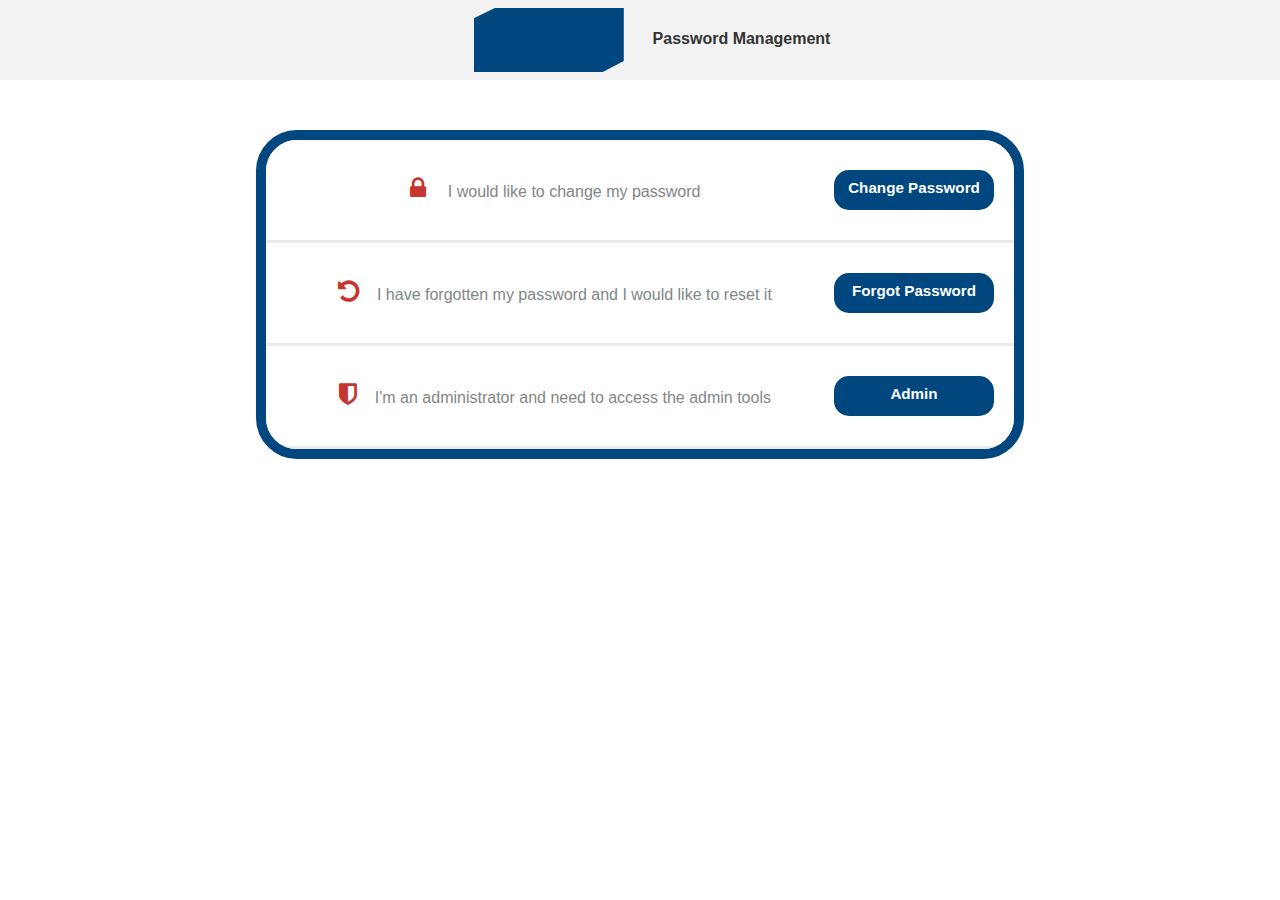
<file: src/fontend/changepassword.html>
<!DOCTYPE html>
<html lang="en">
<head>
    <meta charset="UTF-8">
    <title>Title</title>
    <link rel="stylesheet" href="changepassword.css">
    <script src="changepassword.js"></script>
    <meta name="viewport" content="width=device-width, initial-scale=1">
    <link rel="stylesheet" href="https://cdnjs.cloudflare.com/ajax/libs/font-awesome/4.7.0/css/font-awesome.min.css">
</head>
<body>
    <div class="top" style="background: #F2F2F2;;width: 100%;height: 80px">
    </div>
    <div class="centered-div">
        <div class="logo">
        </div>
        <div class="title">
            <p>Password Management</p>
        </div>
    </div>

    <div class="accordion">
        <input type="checkbox" name="accordion" id="section1" class="accordion-select" />
        <div class="accordion-title">
            <span><i class="fa fa-lock" style="font-size: 25px;color: #C4362E"></i> &nbsp;&nbsp;&nbsp;&nbsp;I would like to change my password</span>
            <label for="section1" class="expand-button expand-button-color expand-button-background-color"><span>Change Password</span></label>
        </div>
        <hr class="separator" />
        <div class="accordion-content">
            <div class="reset-password-form">
                <form>
                    <div class="form-group">
                        <label for="email">Email address：</label>
                        <input type="email" id="email" name="email" required>
                    </div>
                    <div class="form-group">
                        <label for="old-password">Enter your old Password：</label>
                        <input type="password" id="old-password" name="old-password" required>
                    </div>
                    <div class="form-group">
                        <label for="new-password">Enter your new password: </label>
                        <input type="password" id="new-password" name="new-password" required>
                        <div class="checkbox-below">
                            <input type="checkbox" id="show-password" onclick="togglePasswordVisibility()">
                            <label for="show-password">Show Password</label>
                        </div>
                    </div>
                    <div class="form-group">
                        <label for="confirm-new-password">Re-enter your new password: </label>
                        <input type="password" id="confirm-new-password" name="confirm-new-password" required>
                    </div>
                    <div class="form-submit">
                        <button  type="submit" class="submit-button" onclick="change_password()">
                            <p>Submit</p>
                            <svg stroke-width="4" stroke="currentColor" viewBox="0 0 24 24" fill="none" class="h-6 w-6" xmlns="http://www.w3.org/2000/svg">
                                <path d="M14 5l7 7m0 0l-7 7m7-7H3" stroke-linejoin="round" stroke-linecap="round"></path>
                            </svg>
                        </button>
                    </div>
                    <div class="wrong-prompt"><p></p></div>
                </form>
            </div>
        </div>

        <input type="checkbox" name="accordion" id="section2" class="accordion-select" />
        <div class="accordion-title">
            <span><i class="fa fa-undo" style="font-size: 25px;color: #C4362E"></i>&nbsp;&nbsp;&nbsp;&nbsp;I have forgotten my password and I would like to reset it</span>
            <label for="section2" class="expand-button expand-button-color expand-button-background-color"><span>Forgot Password</span></label>
        </div>
        <hr class="separator" />
        <div class="accordion-content">
            <div class="content2-container">
                <div class="progress-bar-container">
                    <div class="progress-bar" id="progress-bar1">1</div>
                    <div class="progress-bar" id="progress-bar2">2</div>
                    <div class="progress-bar" id="progress-bar3">3</div>
                    <div class="progress-bar" id="progress-bar4">4</div>
                </div>

                <div class="content2-prompt">
                    Please Enter your username, ID number or email address
                </div>

                <div class="content2-input-container">

                    <div class="hidden reset-page" id="reset-page1">
                        <div class="centered-content">
                            <p>Please input your email address</p>
                            <input type="email" placeholder="Your email address" id="reset-email-input">
                        </div>
                    </div>

                    <div class="hidden reset-page" id="reset-page2">
                        <p>
                            The code to reset your password will be sent to the email address
                            <span style="color: red;">80*****62@qq.com</span>. If you are not
                            familiar with this email address or do not have access to it, please
                            reach out to <a href="">Student Support Team</a> or <a href="">Staff Service Centre</a> to reset your password.
                        </p>
                    </div>

                    <div class="hidden reset-page" id="reset-page3">
                        <div class="reset-page3-title">
                            <div class="red-text" style="margin-top: 10px;overflow: hidden;font-size: 1rem" >Your reset code has been sent to <span class="reset-page3-email" style="color: #C4362E">80*****62@qq.com</span></div>
                            <div class="grey-text" style="margin-top: 10px;overflow: hidden;font-size: 1rem">It is valid for <span >7:00 minutes</span>. Please click <span class="underline">here</span> to resend the code.</div>
                        </div>
                        <div class="verify-code-container">
                            <input placeholder="" type="tel" maxlength="1" id="verify-input1">
                            <input placeholder="" type="tel" maxlength="1" id="verify-input2">
                            <input placeholder="" type="tel" maxlength="1" id="verify-input3">
                            <input placeholder="" type="tel" maxlength="1" id="verify-input4">
                        </div>
                    </div>
                    <div class="hidden reset-page" id="reset-page4">
                        <div>
                            Please enter your new password.
                        </div>
                        <div>
                            <input type="password" placeholder="Enter your new password" id="reset-page4-password">
                        </div>
                    </div>
                </div>

                <button class="next-button" onclick="next_button()">
                  <span class="circle" aria-hidden="true"><span class="icon arrow"></span></span>
                    <span class="button-text">Next</span>
                </button>
            </div>
        </div>

        <input type="checkbox" name="accordion" id="section3" class="accordion-select" />
        <div class="accordion-title">
            <span><i class="fa fa-shield" style="font-size: 25px;color: #C4362E"></i>&nbsp;&nbsp;&nbsp;&nbsp;I'm an administrator and need to access the admin tools</span>
            <label for="section3" class="expand-button expand-button-color expand-button-background-color"><span>Admin</span></label>
        </div>
        <hr class="separator" />
        <div class="accordion-content">Content 3</div>
    </div>

</body>
</html>
</file>
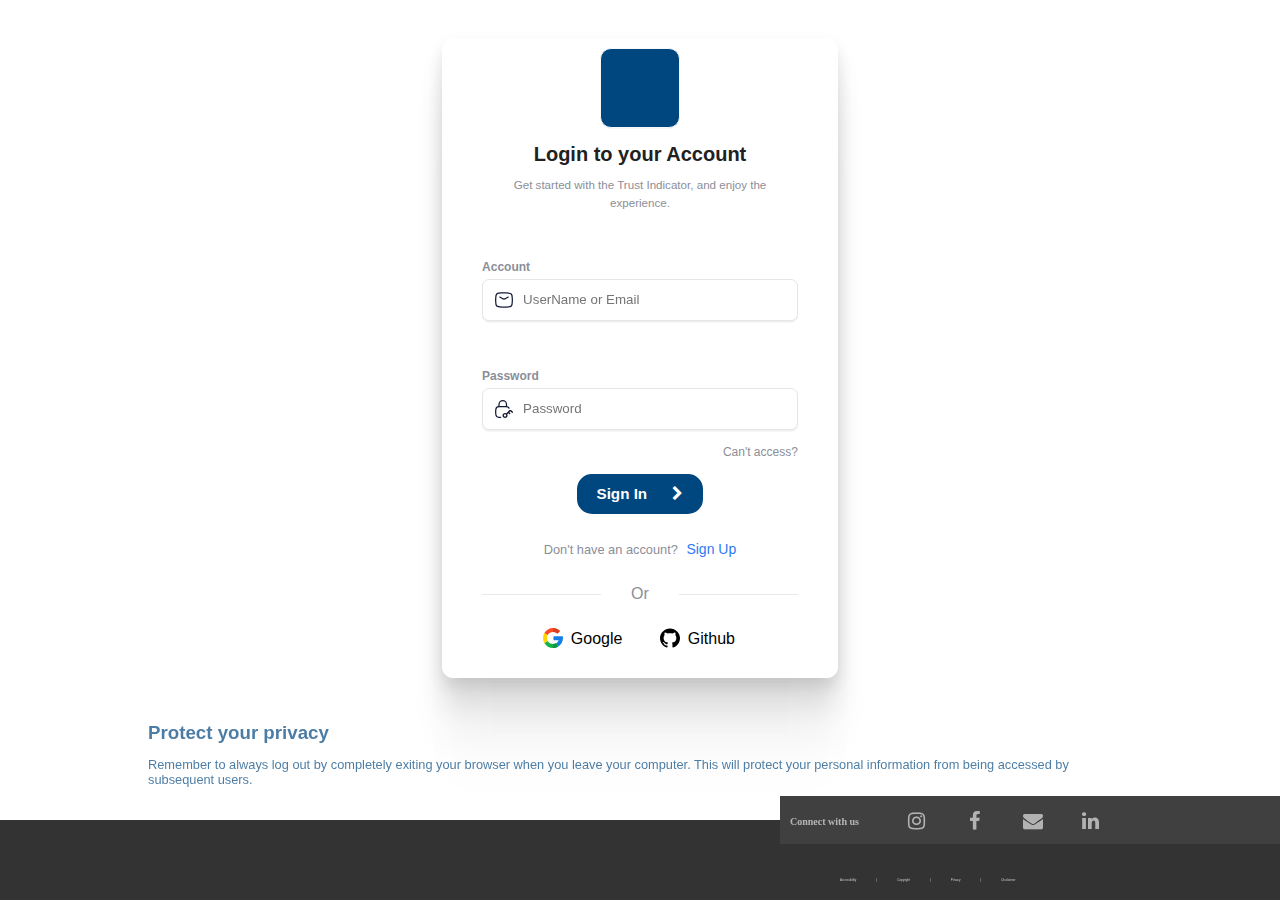
<file: src/fontend/login.html>
<!DOCTYPE html>
<html lang="en">
<head>
    <meta charset="UTF-8">
    <title>Log In</title>
    <link rel="stylesheet" href="login.css">
    <script src="login.js"></script>
    <meta name="viewport" content="width=device-width, initial-scale=1">
    <link rel="stylesheet" href="https://cdnjs.cloudflare.com/ajax/libs/font-awesome/4.7.0/css/font-awesome.min.css">
</head>
<body>
    <div class="container">
        <form class="form_container">
            <div class="logo_container"></div>
            <div class="title_container">
                <p class="title">Login to your Account</p>
                <span class="subtitle">Get started with the Trust Indicator, and enjoy the experience.</span>
                <div class="wrong-prompt">
                    <p>The combination of credentials you have entered is incorrect !</p>
                </div>
            </div>
            <br>

            <div class="input_container">
                <label class="input_label" for="email_field">Account</label>
                <svg fill="none" viewBox="0 0 24 24" height="24" width="24" xmlns="http://www.w3.org/2000/svg" class="icon">
                    <path stroke-linejoin="round" stroke-linecap="round" stroke-width="1.5" stroke="#141B34" d="M7 8.5L9.94202 10.2394C11.6572 11.2535 12.3428 11.2535 14.058 10.2394L17 8.5"></path>
                    <path stroke-linejoin="round" stroke-width="1.5" stroke="#141B34" d="M2.01577 13.4756C2.08114 16.5412 2.11383 18.0739 3.24496 19.2094C4.37608 20.3448 5.95033 20.3843 9.09883 20.4634C11.0393 20.5122 12.9607 20.5122 14.9012 20.4634C18.0497 20.3843 19.6239 20.3448 20.7551 19.2094C21.8862 18.0739 21.9189 16.5412 21.9842 13.4756C22.0053 12.4899 22.0053 11.5101 21.9842 10.5244C21.9189 7.45886 21.8862 5.92609 20.7551 4.79066C19.6239 3.65523 18.0497 3.61568 14.9012 3.53657C12.9607 3.48781 11.0393 3.48781 9.09882 3.53656C5.95033 3.61566 4.37608 3.65521 3.24495 4.79065C2.11382 5.92608 2.08114 7.45885 2.01576 10.5244C1.99474 11.5101 1.99475 12.4899 2.01577 13.4756Z"></path>
                </svg>
                <input placeholder="UserName or Email"  type="text" class="input_field" id="email_field">
                <div class="tooltip" id="email_prompt"><i class="fa fa-exclamation-triangle" style="font-size:15px;color: #C4362E"></i>&nbsp;&nbsp;Please Input Username</div>
            </div>&nbsp;

            <div class="input_container">
                <label class="input_label" for="password_field">Password</label>
                <svg fill="none" viewBox="0 0 24 24" height="24" width="24" xmlns="http://www.w3.org/2000/svg" class="icon">
                    <path stroke-linecap="round" stroke-width="1.5" stroke="#141B34" d="M18 11.0041C17.4166 9.91704 16.273 9.15775 14.9519 9.0993C13.477 9.03404 11.9788 9 10.329 9C8.67911 9 7.18091 9.03404 5.70604 9.0993C3.95328 9.17685 2.51295 10.4881 2.27882 12.1618C2.12602 13.2541 2 14.3734 2 15.5134C2 16.6534 2.12602 17.7727 2.27882 18.865C2.51295 20.5387 3.95328 21.8499 5.70604 21.9275C6.42013 21.9591 7.26041 21.9834 8 22"></path>
                    <path stroke-linejoin="round" stroke-linecap="round" stroke-width="1.5" stroke="#141B34" d="M6 9V6.5C6 4.01472 8.01472 2 10.5 2C12.9853 2 15 4.01472 15 6.5V9"></path>
                    <path fill="#141B34" d="M21.2046 15.1045L20.6242 15.6956V15.6956L21.2046 15.1045ZM21.4196 16.4767C21.7461 16.7972 22.2706 16.7924 22.5911 16.466C22.9116 16.1395 22.9068 15.615 22.5804 15.2945L21.4196 16.4767ZM18.0228 15.1045L17.4424 14.5134V14.5134L18.0228 15.1045ZM18.2379 18.0387C18.5643 18.3593 19.0888 18.3545 19.4094 18.028C19.7299 17.7016 19.7251 17.1771 19.3987 16.8565L18.2379 18.0387ZM14.2603 20.7619C13.7039 21.3082 12.7957 21.3082 12.2394 20.7619L11.0786 21.9441C12.2794 23.1232 14.2202 23.1232 15.4211 21.9441L14.2603 20.7619ZM12.2394 20.7619C11.6914 20.2239 11.6914 19.358 12.2394 18.82L11.0786 17.6378C9.86927 18.8252 9.86927 20.7567 11.0786 21.9441L12.2394 20.7619ZM12.2394 18.82C12.7957 18.2737 13.7039 18.2737 14.2603 18.82L15.4211 17.6378C14.2202 16.4587 12.2794 16.4587 11.0786 17.6378L12.2394 18.82ZM14.2603 18.82C14.8082 19.358 14.8082 20.2239 14.2603 20.7619L15.4211 21.9441C16.6304 20.7567 16.6304 18.8252 15.4211 17.6378L14.2603 18.82ZM20.6242 15.6956L21.4196 16.4767L22.5804 15.2945L21.785 14.5134L20.6242 15.6956ZM15.4211 18.82L17.8078 16.4767L16.647 15.2944L14.2603 17.6377L15.4211 18.82ZM17.8078 16.4767L18.6032 15.6956L17.4424 14.5134L16.647 15.2945L17.8078 16.4767ZM16.647 16.4767L18.2379 18.0387L19.3987 16.8565L17.8078 15.2945L16.647 16.4767ZM21.785 14.5134C21.4266 14.1616 21.0998 13.8383 20.7993 13.6131C20.4791 13.3732 20.096 13.1716 19.6137 13.1716V14.8284C19.6145 14.8284 19.619 14.8273 19.6395 14.8357C19.6663 14.8466 19.7183 14.8735 19.806 14.9391C19.9969 15.0822 20.2326 15.3112 20.6242 15.6956L21.785 14.5134ZM18.6032 15.6956C18.9948 15.3112 19.2305 15.0822 19.4215 14.9391C19.5091 14.8735 19.5611 14.8466 19.5879 14.8357C19.6084 14.8273 19.6129 14.8284 19.6137 14.8284V13.1716C19.1314 13.1716 18.7483 13.3732 18.4281 13.6131C18.1276 13.8383 17.8008 14.1616 17.4424 14.5134L18.6032 15.6956Z"></path>
                </svg>
                <input placeholder="Password"  type="password" class="input_field" id="password_field">
                <div class="tooltip" id="password_prompt"><i class="fa fa-exclamation-triangle" style="font-size:15px;color: #C4362E"></i>&nbsp;&nbsp;&nbsp;Please Input password</div>
            </div>

            <p id="change_password" onclick="access()"> Can't access?</p>

            <button type="button" title="Sign In"  class="sign-in_btn  sign-in-button-color sign-in-button-background-color" onclick="sign_in(event)">
                <span>Sign In &nbsp;&nbsp;&nbsp;&nbsp;&nbsp;<i class="fa fa-chevron-right"></i></span>
            </button>

            <p class="sign-up-p">Don't have an account? <span id="sign-up-button" onclick="sign_up()">Sign Up</span>

            <div class="separator">
                <hr class="line">
                <span>Or</span>
                <hr class="line">
            </div>

            <div class="sign-in-other-container">
                <button class="other-button" id="google-button">
                    <svg class="" xml:space="preserve" style="enable-background:new 0 0 0 0" viewBox="0 0 512 512" y="0" x="0" height="20" width="20" xmlns:xlink="http://www.w3.org/1999/xlink" version="1.1" xmlns="http://www.w3.org/2000/svg">
                        <g>
                        <path data-original="#167ee6" fill="#167ee6" d="m492.668 211.489-208.84-.01c-9.222 0-16.697 7.474-16.697 16.696v66.715c0 9.22 7.475 16.696 16.696 16.696h117.606c-12.878 33.421-36.914 61.41-67.58 79.194L384 477.589c80.442-46.523 128-128.152 128-219.53 0-13.011-.959-22.312-2.877-32.785-1.458-7.957-8.366-13.785-16.455-13.785z"></path>
                        <path data-original="#12b347" fill="#12b347" d="M256 411.826c-57.554 0-107.798-31.446-134.783-77.979l-86.806 50.034C78.586 460.443 161.34 512 256 512c46.437 0 90.254-12.503 128-34.292v-.119l-50.147-86.81c-22.938 13.304-49.482 21.047-77.853 21.047z"></path>
                        <path data-original="#0f993e" fill="#0f993e" d="M384 477.708v-.119l-50.147-86.81c-22.938 13.303-49.48 21.047-77.853 21.047V512c46.437 0 90.256-12.503 128-34.292z"></path>
                        <path class="" data-original="#ffd500" fill="#ffd500" d="M100.174 256c0-28.369 7.742-54.91 21.043-77.847l-86.806-50.034C12.502 165.746 0 209.444 0 256s12.502 90.254 34.411 127.881l86.806-50.034c-13.301-22.937-21.043-49.478-21.043-77.847z"></path>
                        <path class="" data-original="#ff4b26" fill="#ff4b26" d="M256 100.174c37.531 0 72.005 13.336 98.932 35.519 6.643 5.472 16.298 5.077 22.383-1.008l47.27-47.27c6.904-6.904 6.412-18.205-.963-24.603C378.507 23.673 319.807 0 256 0 161.34 0 78.586 51.557 34.411 128.119l86.806 50.034c26.985-46.533 77.229-77.979 134.783-77.979z"></path>
                        <path data-original="#d93f21" fill="#d93f21" d="M354.932 135.693c6.643 5.472 16.299 5.077 22.383-1.008l47.27-47.27c6.903-6.904 6.411-18.205-.963-24.603C378.507 23.672 319.807 0 256 0v100.174c37.53 0 72.005 13.336 98.932 35.519z"></path>
                        </g>
                    </svg>
                    <span>Google</span>
                </button>

                <button class="other-button" id="github-button">
                    <svg class="" xml:space="preserve" style="enable-background:new 0 0 512 512" viewBox="0 0 24 24" y="0" x="0" height="20" width="20" xmlns:xlink="http://www.w3.org/1999/xlink" version="1.1" xmlns="http://www.w3.org/2000/svg">
                        <g>
                        <path class="" data-original="#000000" fill="#000000" d="M12 .5C5.37.5 0 5.78 0 12.292c0 5.211 3.438 9.63 8.205 11.188.6.111.82-.254.82-.567 0-.28-.01-1.022-.015-2.005-3.338.711-4.042-1.582-4.042-1.582-.546-1.361-1.335-1.725-1.335-1.725-1.087-.731.084-.716.084-.716 1.205.082 1.838 1.215 1.838 1.215 1.07 1.803 2.809 1.282 3.495.981.108-.763.417-1.282.76-1.577-2.665-.295-5.466-1.309-5.466-5.827 0-1.287.465-2.339 1.235-3.164-.135-.298-.54-1.497.105-3.121 0 0 1.005-.316 3.3 1.209.96-.262 1.98-.392 3-.398 1.02.006 2.04.136 3 .398 2.28-1.525 3.285-1.209 3.285-1.209.645 1.624.24 2.823.12 3.121.765.825 1.23 1.877 1.23 3.164 0 4.53-2.805 5.527-5.475 5.817.42.354.81 1.077.81 2.182 0 1.578-.015 2.846-.015 3.229 0 .309.21.678.825.56C20.565 21.917 24 17.495 24 12.292 24 5.78 18.627.5 12 .5z"></path>
                        </g>
                    </svg>
                    <span>Github</span>
                </button>
            </div>
        </form>
    </div>

    <div class="privacy-container">
        <div class="heading-container">
            <h3>Protect your privacy</h3>
        </div>
        <p>Remember to always log out by completely exiting your browser when you leave your computer. This will protect your personal information from being accessed by subsequent users.</p>
    </div>

    <div class="bottom-navigation-bar">
        <div class="connect-container">
            <table class="connect-table">
                <tr>
                    <th><p style="font-size:10px;color:#ffffff;opacity: 0.6;margin-right: 20px" >Connect with us</p></th>
                    <th><i class="fa fa-instagram" style="font-size:20px;color:#ffffff;opacity: 0.6" ></i></th>
                    <th><i class="fa fa-facebook" style="font-size:20px;color:#ffffff;opacity: 0.6" ></i></th>
                    <th><i class="fa fa-envelope" style="font-size:20px;color:#ffffff;opacity: 0.6" ></i></th>
                    <th><i class="fa fa-linkedin" style="font-size:20px;color:#ffffff;opacity: 0.6" ></i></th>
                    <th></th>
                </tr>
            </table>
        </div>

        <div class="accessibility-container">
            <div class="accessibility">
                <div style="width: 80%; height: 100%;margin-left: 10%; display: flex; align-items: center;">
                    <p class="site-link1">Accessibility</p>
                    <p class="site-link">|</p>
                    <p class="site-link1">Copyright</p>
                    <p class="site-link">|</p>
                    <p class="site-link1">Privacy</p>
                    <p class="site-link">|</p>
                    <p class="disclaimer-text">Disclaimer</p>
                </div>
            </div>
        </div>

    </div>
</body>
</html>
</file>
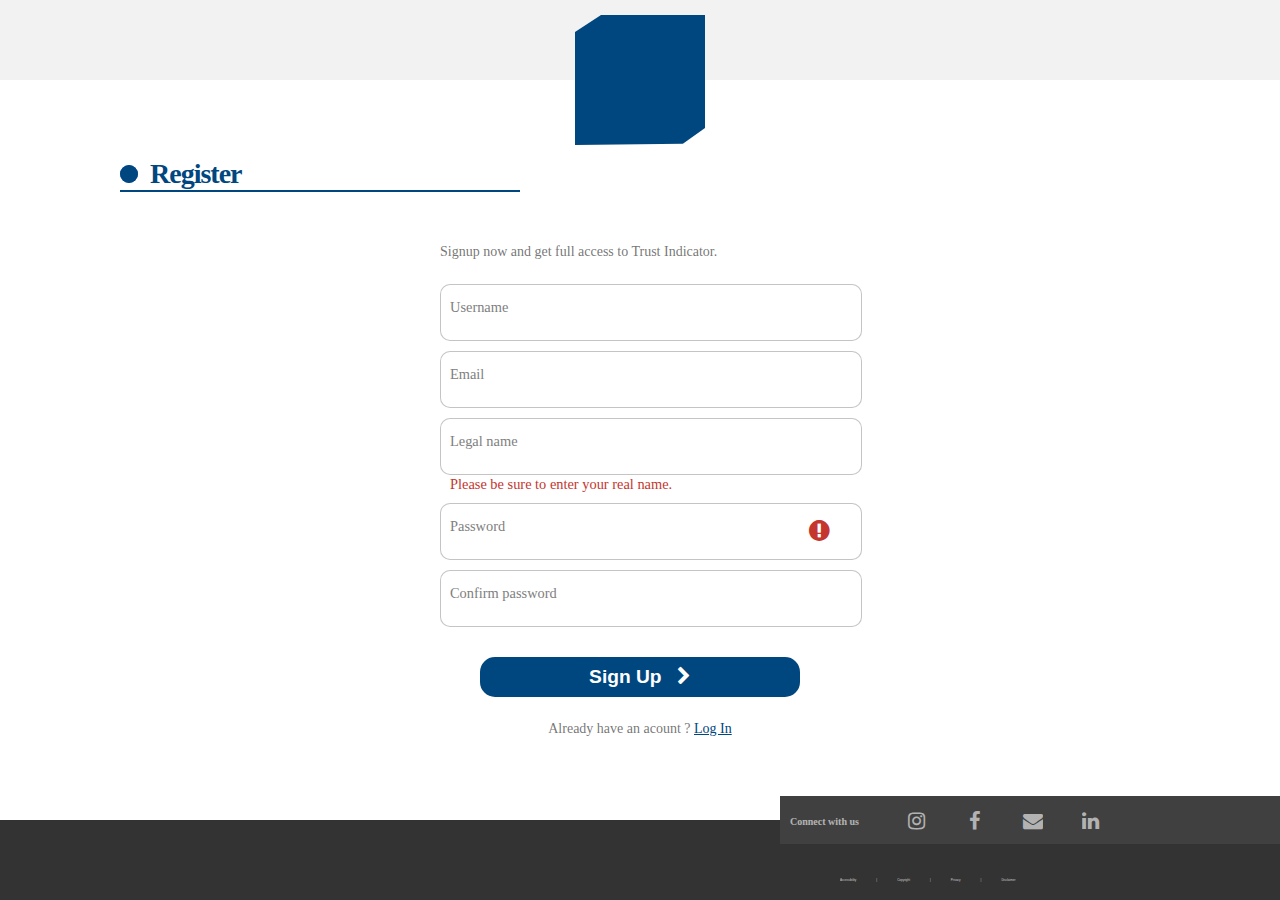
<file: src/fontend/signup.html>
<!DOCTYPE html>
<html lang="en">
<head>
    <meta charset="UTF-8">
    <title>Sign Up</title>
    <link rel="stylesheet" href="signup.css">
    <script src="signup.js"></script>
    <meta name="viewport" content="width=device-width, initial-scale=1">
    <link rel="stylesheet" href="https://cdnjs.cloudflare.com/ajax/libs/font-awesome/4.7.0/css/font-awesome.min.css">
</head>
<body>
    <div class="top" style="background: #F2F2F2;;width: 100%;height: 80px">
    </div>
    <div class="logo-container">
        <div class="logo"></div>
    </div>

    <div class="form-container">
        <form class="form">
            <p class="title">Register </p>
            <p class="message">Signup now and get full access to Trust Indicator. </p>

            <label>
                <input required="" placeholder="" type="text" class="input" id="username_input">
                <span>Username</span>
            </label>

            <label>
                <input required="" placeholder="" type="text" class="input" id="email_input">
                <span>Email</span>
            </label>

            <label>
                <input required="" placeholder="" type="text" class="input" id="legalName_input">
                <span>Legal name</span>
                <span class="legal-name-reminder">Please be sure to enter your real name.</span>
            </label>

            <label class="password-container">
                <input required="" placeholder="" type="password" class="input password-input" id="password_input">
                <span>Password</span>
                <span class="password-hint-icon"><i class="fa fa-exclamation-circle" style="font-size:24px; color: #C4362E"></i></span>
                <div class="password-hint-wrapper">
                    <div class="password-hint">
                        <p><span class="exclamation"><i class="fa fa-exclamation" style="font-size:20px"></i></span> &nbsp;&nbsp;&nbsp;The password must be 6-12 characters.</p>
                        <p><span class="exclamation"><i class="fa fa-exclamation" style="font-size:20px"></i></span> &nbsp;&nbsp;&nbsp;The password must be with uppercase letters, lowercase letters and numbers.</p>
                        <p><span class="exclamation"><i class="fa fa-exclamation" style="font-size:20px"></i></span> &nbsp;&nbsp;&nbsp;The first letter must be capitalized.</p>
                    </div>
                </div>
            </label>

            <label>
                <input required="" placeholder="" type="password" class="input" id="confirm_input">
                <span>Confirm password</span>
            </label>

            <button type="submit" title="Sign Up"  class="sign-up_btn  sign-up-button-color sign-up-button-background-color" onclick="sign_up(event)">
                <span>Sign Up <i class="fa fa-chevron-right"></i></span>
            </button>

            <p class="signin">Already have an acount ? <a href="login.html">Log In</a> </p>
        </form>
    </div>


    <div class="bottom-navigation-bar">
        <div class="connect-container">
            <table class="connect-table">
                <tr>
                    <th><p style="font-size:10px;color:#ffffff;opacity: 0.6;margin-right: 20px" >Connect with us</p></th>
                    <th><i class="fa fa-instagram" style="font-size:20px;color:#ffffff;opacity: 0.6" ></i></th>
                    <th><i class="fa fa-facebook" style="font-size:20px;color:#ffffff;opacity: 0.6" ></i></th>
                    <th><i class="fa fa-envelope" style="font-size:20px;color:#ffffff;opacity: 0.6" ></i></th>
                    <th><i class="fa fa-linkedin" style="font-size:20px;color:#ffffff;opacity: 0.6" ></i></th>
                    <th></th>
                </tr>
            </table>
        </div>

        <div class="accessibility-container">
            <div class="accessibility">
                <div style="width: 80%; height: 100%;margin-left: 10%; display: flex; align-items: center;">
                    <p class="site-link1">Accessibility</p>
                    <p class="site-link">|</p>
                    <p class="site-link1">Copyright</p>
                    <p class="site-link">|</p>
                    <p class="site-link1">Privacy</p>
                    <p class="site-link">|</p>
                    <p class="disclaimer-text">Disclaimer</p>
                </div>
            </div>
        </div>
    </div>
</body>
</html>
</file>
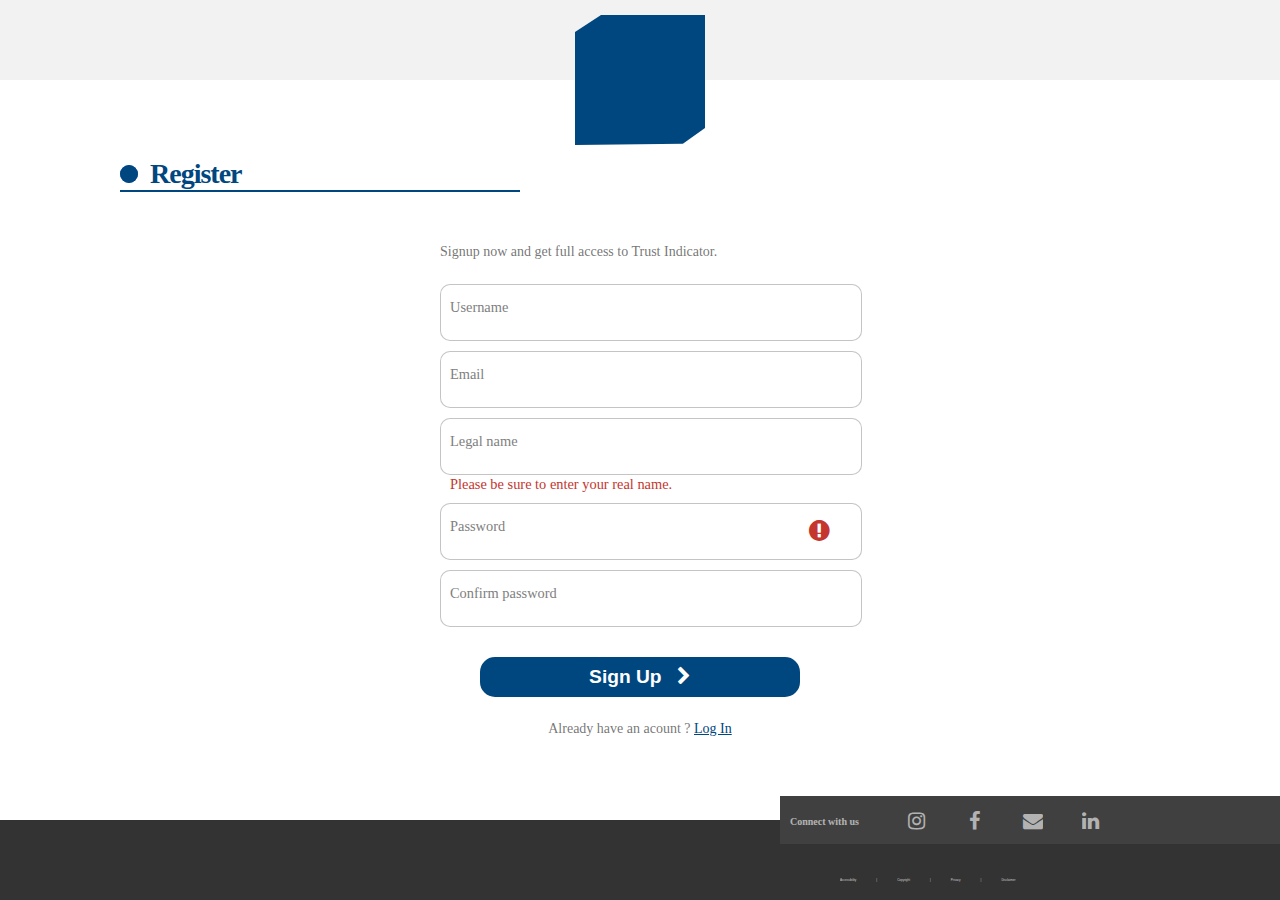
<file: src/frontend/signup.html>
<!DOCTYPE html>
<html lang="en">
<head>
    <meta charset="UTF-8">
    <title>Sign Up</title>
    <link rel="stylesheet" href="signup.css">
    <script src="signup.js"></script>
    <meta name="viewport" content="width=device-width, initial-scale=1">
    <link rel="stylesheet" href="https://cdnjs.cloudflare.com/ajax/libs/font-awesome/4.7.0/css/font-awesome.min.css">
</head>
<body>
    <div class="top" style="background: #F2F2F2;;width: 100%;height: 80px">
    </div>
    <div class="logo-container">
        <div class="logo"></div>
    </div>

    <div class="form-container">
        <form class="form">
            <p class="title">Register </p>
            <p class="message">Signup now and get full access to Trust Indicator. </p>

            <label>
                <input required="" placeholder="" type="text" class="input" id="username_input">
                <span>Username</span>
            </label>

            <label>
                <input required="" placeholder="" type="text" class="input" id="email_input">
                <span>Email</span>
            </label>

            <label>
                <input required="" placeholder="" type="text" class="input" id="legalName_input" oninput="show()">
                <span>Legal name</span>
                <span class="legal-name-reminder">Please be sure to enter your real name.</span>
            </label>

            <label class="password-container">
                <input required="" placeholder="" type="password" class="input password-input" id="password_input">
                <span>Password</span>
                <span class="password-hint-icon"><i class="fa fa-exclamation-circle" style="font-size:24px; color: #C4362E"></i></span>
                <div class="password-hint-wrapper">
                    <div class="password-hint">
                        <p><span class="exclamation"><i class="fa fa-exclamation" style="font-size:20px"></i></span> &nbsp;&nbsp;&nbsp;The password must be 6-12 characters.</p>
                        <p><span class="exclamation"><i class="fa fa-exclamation" style="font-size:20px"></i></span> &nbsp;&nbsp;&nbsp;The password must be with uppercase letters, lowercase letters and numbers.</p>
                        <p><span class="exclamation"><i class="fa fa-exclamation" style="font-size:20px"></i></span> &nbsp;&nbsp;&nbsp;The first letter must be capitalized.</p>
                    </div>
                </div>
            </label>

            <label>
                <input required="" placeholder="" type="password" class="input" id="confirm_input">
                <span>Confirm password</span>
            </label>

            <button type="submit" title="Sign Up"  class="sign-up_btn  sign-up-button-color sign-up-button-background-color" onclick="sign_up(event)">
                <span>Sign Up <i class="fa fa-chevron-right"></i></span>
            </button>

            <p class="signin">Already have an acount ? <a href="login.html">Log In</a> </p>
        </form>
    </div>


    <div class="bottom-navigation-bar">
        <div class="connect-container">
            <table class="connect-table">
                <tr>
                    <th><p style="font-size:10px;color:#ffffff;opacity: 0.6;margin-right: 20px" >Connect with us</p></th>
                    <th><i class="fa fa-instagram" style="font-size:20px;color:#ffffff;opacity: 0.6" ></i></th>
                    <th><i class="fa fa-facebook" style="font-size:20px;color:#ffffff;opacity: 0.6" ></i></th>
                    <th><i class="fa fa-envelope" style="font-size:20px;color:#ffffff;opacity: 0.6" ></i></th>
                    <th><i class="fa fa-linkedin" style="font-size:20px;color:#ffffff;opacity: 0.6" ></i></th>
                    <th></th>
                </tr>
            </table>
        </div>

        <div class="accessibility-container">
            <div class="accessibility">
                <div style="width: 80%; height: 100%;margin-left: 10%; display: flex; align-items: center;">
                    <p class="site-link1">Accessibility</p>
                    <p class="site-link">|</p>
                    <p class="site-link1">Copyright</p>
                    <p class="site-link">|</p>
                    <p class="site-link1">Privacy</p>
                    <p class="site-link">|</p>
                    <p class="disclaimer-text">Disclaimer</p>
                </div>
            </div>
        </div>
    </div>
</body>
</html>
</file>
<file: src/fontend/index.css>
body {
    margin: 0;
    padding: 0;

}
.top-title{
    width: 100%;
    height:30px;
    background: #009AC9;
    justify-content: center;
    align-items: center;
    font-size: 0.8rem;
    color: white;
    display: flex;
}
.top-title p{
    text-align: center;
    font-weight: 500;
    font-family: 'Trebuchet MS', 'Lucida Sans Unicode', 'Lucida Grande', 'Lucida Sans', Arial, sans-serif;
}
.top-title p:hover {
    text-decoration: underline;
}
.navigation-bar-container{
    width: 100%;
    height: 130px;
    /*background: #00467F;*/
    position: relative;

}
.navigation-bar-top{
    width: 100%;
    height: 65px;
    background: #eeeeee;
    justify-content: space-between;
    align-items: center;
    display: flex;
}
.search-container{
    height: 100%;
    width: 60%;
    align-items: center;
    justify-content: center;
    justify-items: center;
    display: flex;
    margin-left: 20%;
}

.info-panels {
    --color-icon: #fff;
    --color-input: #ccc;
    --color-border: #9e9e9e;
    --color-border-hover: #1a73e8;
    --all-transition: all .2s ease-out;
    --input-focus-opacity: .3;
    width: 100%;
}
.input-color-group-one {
    position: relative;
}
.search-input {
    width: 60%;
    border: 1.5px solid #00467F;
    border-radius: 30px;
    background: white;
    margin-left: 20%;
    font-size: 1rem;
    transition: var(--all-transition);
    height: 30px;
    min-width: 120px;
    padding: 4px;
}
.search-input::placeholder {
    font-size: 13px;
    font-family: 'Trebuchet MS', 'Lucida Sans Unicode', 'Lucida Grande', 'Lucida Sans', Arial, sans-serif;
    color: #2e2e2e;
}
.search-input:focus {
    color: var(--color-input);
    outline: none;
    border: 1.5px solid var(--color-border-hover);
}
.search-input:valid {
    color: #00467F;;
    outline: none;
}
.search-input::-webkit-input-placeholder {
    color: var(--color-input);
}
.search-input::-moz-input-placeholder {
    color: var(--color-input);
}
.search-input::-ms-input-placeholder {
    color: var(--color-input);
}
.search-input:focus::-webkit-input-placeholder, .search-input:valid::-webkit-input-placeholder {
    opacity: var(--input-focus-opacity);
}
.search-input:focus::-moz-input-placeholder, .search-input:valid::-moz-input-placeholder {
    opacity: var(--input-focus-opacity);
}
.search-input:focus::-ms-input-placeholder, .search-input:valid::-ms-input-placeholder {
    opacity: var(--input-focus-opacity);
}
.search-label {
    position: absolute;
    display: flex;
    justify-content: center;
    align-items: center;
    color: #ffffff;
    padding: 0 5px;
    border: 1.5px solid #00467F;
    border-radius: 20px;
    top: -9px;
    left: 25%;
    background-color: #00467F;
    cursor: default;
    backdrop-filter: blur(10px);
    transition: var(--all-transition);
    font-size: 12px;
}

.search-input:focus ~ .color-label, .search-input:valid ~ .search-label {
    color: var(--color-border-hover);
    border: 1.5px solid var(--color-border-hover);
}
.search-button {
    position: absolute;
    display: flex;
    justify-content: center;
    align-items: center;
    width: 35px;
    height: 35px;
    border: 1.5px solid #ffffff;
    border-radius: 50%;
    top: -13px;
    right: 25%;
    left: 70%;
    background-color: transparent;
    background: #00467F;
    cursor: pointer;
    backdrop-filter: blur(10px);
    transition: var(--all-transition);
}
.search-button:hover {
    background-color: #C4362E;
    transform: scale(1.2);
}
.search-button:active {
    transform: scale(1.1);
}
.search-input:focus ~ .search-button {
    border: 1.5px solid #C4362E;
}
.search-input:valid .search-input:focus ~ .search-button  {
    border: 1.5px solid #C4362E;
}
.search-input:focus ~ .search-button:hover {
    background-color: #C4362E;
}
.search-button:hover {
    fill: var(--color-icon);
}
.search-input:focus ~ .search-button {
    fill: var(--color-border-hover);
}
.search-input:focus ~ .search-button:hover #icon-btn-copy, .search-input:valid ~ .search-button:hover{
    fill: var(--color-icon);
}


.login-container{
    width: 60px;
    height: 60px;
    display: flex;
    flex-direction: column;
    align-items: center;
    text-align: center;
    position: relative;
    right: 5%;
}
.sign-icon {
  margin-top: 10px;
}
.sign-icon i {
    transition: color 0.3s;
    color: #00467F;
}
.sign-text {
    margin-top: 1px;
    font-size: 14px;
    transition: color 0.3s;
}

.login-container:hover .sign-icon i {
    color: #C4362E;
}

.login-container:hover .sign-text {
    color: #C4362E;
}

.sign-in-content {
    /*display: none;*/
    width: 250px;
    min-width: 100px;
    background: white;
    border: 1px solid #00467F;
    top: 105px;
    right: 13%;
    z-index: 3;
    box-shadow: 0px 5px 10px rgba(0,0,0,0.1);
    position: fixed;
    display: none;
    animation: slide-bottom 0.5s cubic-bezier(0.250, 0.460, 0.450, 0.940) both;
}

.hide-content {
    display: none !important;
}
@keyframes slide-bottom {
    0% {
        transform: translateY(-20px);
    }
    100% {
        transform: translateY(0);
    }
}

.content-triangle {
    width: 0;
    height: 0;
    border-left: 20px solid transparent;
    border-right: 20px solid transparent;
    border-bottom: 20px solid #00467F;
    position: absolute;
    top: -15px;
    left: 80%;
    transform: translateX(-50%);
}

.content-section {
    padding-top:7.5px;
    padding-left: 15px;
    display: flex;
    margin-bottom: 0;
    height: 30px;
    font-size: 14px;
    color: #00467F;

}

.divider {
    width: 100%;
    border: 0;
    border-top: 1px solid #cccccc;
    margin: 0;
}
#show-name{
    background: #00467F;
    color: white;
    width: 100%;
    box-sizing: border-box;
    padding-top: 5px;

}
.fa-right{
    margin-left: 20%;
    margin-top: 1%;
    font-size: 10px;
}
#change-password:hover, #edit-profile:hover {
    animation: move-right 0.25s forwards;
}
@keyframes move-right {
    0%{
        transform: translateX(0px);
    }
    25%{
        transform: translateX(3px);
    }
    50%{
        transform: translateX(6px);
    }
    75%{
        transform: translateX(9px);
    }
    100%{
        transform: translateX(12px);
    }
}
.sign-out-button {
    width: 55%;
    height: 35px;
    border-radius: 15px;
    font-size: 0.95rem;
    border: 2px solid #00467F;
    cursor: pointer;
    font-weight: bolder;
    display: inline-block;
    margin-top: 7px;
    background: #ffffff;
}
.sign-out-button-color{
    color: #00467F;
}

.sign-out-button-color:hover{
    color: #ffffff;
}
.sign-out-button-background-color:hover{
    background-color: #00467F;
}

.logo {
    position: absolute;
    width: 100px;
    height: 100px;
    background-color: #00467F;
    bottom: 15.5px;
    left: 5%;
    clip-path: polygon(25% 0%, 100% 0, 100% 75%, 75% 100%, 0 100%, 0 25%);
    z-index: 3;
}
.language-change {
    position: relative;
    right: 3%;
    cursor: pointer;
    padding: 0 10px;
    display: inline-flex;
    align-items: center;
    background: #00467F;
    border: 1px solid #ccc;
    border-radius: 5px;
    box-shadow: 0 2px 5px rgba(0, 0, 0, 0.1);
    height: 40px;
    color: #ffffff;
    font-size: 8px;
    z-index: 3;
}
.language-change:hover{
    background: #C4362E;
}
#language-options {
    list-style-type: none;
    padding: 0;
    margin: 0;
    border: 1px solid #009AC9; ;
    border-radius: 5px;
    box-shadow: 0 2px 5px rgba(0, 0, 0, 0.1);
    position: absolute;
    top: 100%;
    right: 0;
    width: 100px;
    font-size: 1rem;
    animation: slide-bottom 0.5s cubic-bezier(0.250, 0.460, 0.450, 0.940) both;
}

#language-options li {
    padding: 8px;
    cursor: pointer;
    border-bottom: 1px solid #e0e0e0;
    background-color: #ffffff;
    color: #00467F;
    font-family: 'Trebuchet MS', 'Lucida Sans Unicode', 'Lucida Grande', 'Lucida Sans', Arial, sans-serif;
}
#language-options li:last-child {
    border-bottom: none;
}
#language-options li:hover {
    background-color: #00467F;
    color: white;
}
.hidden {
    display: none;
}

.navigation-bar-bottom{
    width: 100%;
    height: 65px;
    display:block;
    text-align:center;
}
#mcmenu
{
    width:auto;
    display:block;
    text-align:center;
    line-height:1.2;
    position: relative;
    z-index: 2;
}

#mcmenu ul
{
    width:auto;
    display:block;
    font-size:0;
    text-align:center;
    color:#00467F;
    background-color: #FFFFFF;
    border: transparent;
    margin:0;
    padding:0;
    list-style:none;
    position:relative;
    z-index:999999990;
    border-radius: 3px;
}

#mcmenu li
{
    display:inline-block;
    position:relative;
    font-size:0;
    margin:0;
    padding:0;
}

/*Top level items
---------------------------------------*/
#mcmenu .top-item
{
    font-size:16px;
    color:inherit;
    text-decoration:none;
    margin-left: -15px;
    padding:20px 0 0 60px;
    font-weight:bolder;
    /*letter-spacing:2px;*/
    display:block;
    position:relative;
    transition:all 0.3s;
}


#mcmenu li.over .top-item:hover {
    text-decoration: underline 4px #00467F;
}

/*Sub level items
---------------------------------------*/
#mcmenu .dropdown
{
    text-align:left;
    left:0;
    font-family:inherit;
    color: #00467F;
    border:none;
    position:absolute;
    background-color: rgba(238, 238, 238, 0.8);
    display:none;
    cursor:default;
}


/* 当屏幕宽度大于1000px时的样式 */
@media (min-width: 1001px) {
    #mcmenu .dropdown {
        margin-top: 19px;
    }
}
#mcmenu .dropdown li {
    display: block;
}
#mcmenu .sub-item, #mcmenu .clm a, #mcmenu .clm h3
{
    font-size:18px;
    font-weight:400;
    font-family:inherit;
    margin:0;
    padding:8px 20px;
    display:block;
    color:inherit;
    text-decoration:none;
}
#mcmenu .clm h3 {
    font-size:20px;
    font-weight:700;
    color: #009AC9;
}
#mcmenu .sub-item {
    color: #00467F;
    background-color:#F2F2F2;
    position:relative;
    transition:all 0.3s;
    background-color: rgba(238, 238, 238, 0.8);
}

#mcmenu li.over > .sub-item, #mcmenu li:hover > .sub-item
{
    color:#ffffff;
    background-color:#00467F;
    opacity: 0.8;
}

#mcmenu .clm a:hover
{
    color:#000000;
    transition:color 0.2s;
}

#mcmenu .dropdown.right0 {left:auto;right:0}
#mcmenu .dropdown li > .dropdown.right0 {left:auto;right:100%;}

#mcmenu li.full-width{
    position:static;
}
#mcmenu li.full-width .dropdown{
    width:100%;
    left:0;
    box-sizing:border-box;
}

#mcmenu li.over > .dropdown
{
    display:block;
    opacity:1;
    z-index:1;
}

#mcmenu .dropdown li > .dropdown
{
    left:100%; right:auto;
    top:0;
}

#mcmenu ul.dropdown
{
    min-width:240px; /* Sub level menu min width */
    margin-top: 20px;
}

#mcmenu div.dropdown  {
    text-align:center;

}

/* each column */
#mcmenu .clm
{
    text-align:left;
    margin:20px;
    vertical-align:top;/*or middle*/
    width:auto;
    min-width:240px;
    display:inline-block;
    *display:inline;*zoom:1;
}

#mcmenu .clm a:hover
{
    color:#000000;
    text-decoration:underline;
}
#mcmenu li:last-child .dropdown.right0 {
    background-color: rgba(238, 238, 238, 0)!important;
}


/*-----------Arrows----------------*/
#mcmenu .arrow {
    color:inherit;
    border-style:solid;
    border-width:2px 2px 0 0;
    padding:5px;
    transform:rotate(135deg);
    margin-top:-10px;
    margin-left:10px;
    position:relative;
    display: inline-block;
    width: 0;
    height: 0;
    vertical-align:middle;
    overflow:hidden;/*for IE6*/
}

#mcmenu .dropdown .arrow,
#mcmenu.mobile .arrow {
    transform:rotate(45deg);
    top:50%;margin-top:-7px;
    position:absolute;left:auto;right:20px;
}
#mcmenu.mobile .back-icon {
    margin:2px 10px 2px 4px;
    padding:5px;/*back arrow size*/
    border-width:0 0 2px 2px;/*back arrow thickness*/
    position:static;
}
#mcmenu .back {
    display:none;
}
#mcmenu.mobile .back.show {
    display:block;
    text-align:center;
    margin:0;
    cursor:pointer;
    padding:20px 20px;
    color:#ffffff;
    background-color:#00467F;
    font-size:15px;
    font-weight:400;
    text-transform:uppercase;
    letter-spacing:2px;
}

/*######## styles for mobile mode ########*/

#mcmenu.mobile  {
    width:80%;
    max-width:400px;
    display:block;
    background-color:#ffffff;
    border:1px solid rgba(0,0,0,0.2);
    box-sizing:border-box;
    text-align: left;
    margin-left: 10px;
    margin-top: 20px;
}

/*--begin mark1--*/
#mcmenu.mobile  {
    position:relative;
    left:-130%;
    right:auto; box-shadow:4px 0 18px rgba(0,0,0,0.3);
    transition:all 411ms cubic-bezier(.7, 0,1,.4);
}

#mcmenu.mobile.active {
    left:0;
    transition:all 411ms cubic-bezier(.16,.76,.45,1);
}

#mcmenu.mobile {z-index:99999999;}

.menu-icon.active {z-index:999999994;position:relative;}

/*--end mark1--*/

#mcmenu.mobile ul  {
    background-color:transparent;
    transition:all 411ms ease;
    box-sizing:border-box;
    border:none;
    border-radius: 0;

}

#mcmenu.mobile .mobileHide {
    display:none;
}

#mcmenu.mobile li {
    text-align:left;
    margin-left: -60px;
    display: flex;
    border-bottom: 1.5px solid #ccc;

}

#mcmenu #menu-community .dropdown a {
    /*padding-left: 65px;*/

}
#mcmenu.mobile li:nth-child(1) {
    background: #009AC9;
    color: white;
}

#mcmenu.mobile .top-item
{
    font-size:16px;
}

#mcmenu.mobile .dropdown {
    border:none;
    border-radius:0;
    box-shadow:none;
    background: white;
    padding-top: 10px;
}

#mcmenu.mobile .clm{
    text-align:center;
    width:100%;
    border:none;
    margin:0;
    display:block;
    background: white;
    border-bottom: 1.5px solid #ccc;
    padding-bottom: 20px;

}
#mcmenu.mobile .clm .line{
    display: none;
}
#mcmenu.mobile .right0{
    height: 200px;
    padding-left: 50px;
}
    /*----------- menu-icon ----------------*/
.menu-icon-wrapper {
    padding:4px;
    text-align:left;
}
.menu-icon {
    padding-top:20px;
    display:none;
    cursor: pointer;
    outline: none;
    background-color:transparent;
    border:1px solid transparent;
    border-radius:3px;
    transition: all 0.25s ease-out;
    user-select:none;
    box-sizing:content-box;
    font-size:0;
    position:relative;
    height: 100%;
    width: 50%;
}

.menu-icon.mobile {display:inline-block;}

.menu-icon.active{
    background-color:transparent;
}

.three-line{
    width: 28px;
    height: 18px;
    position: relative;
    display: inline-block;
    font-size: 0;
}
.three-line span{
    background-color:#333333;
    position: absolute;
    border-radius: 2px;
    transition: transform .5s ease-in-out;
    width:100%;
    height: 3px;
    left: 160px;
    transform: rotate(0);
}
.three-line span:nth-child(1){
    top:0;
}
.three-line span:nth-child(2){
    top:8px;
    visibility:visible;
}
.three-line span:nth-child(3){
    bottom:0;
}

.menu-icon.active .three-line span:nth-child(1){
    transform: rotate(225deg);
    top: 8px;
}
.menu-icon.active .three-line span:nth-child(2){
    transform: rotate(180deg);
    visibility:hidden;
}
.menu-icon.active .three-line span:nth-child(3){
    transform: rotate(315deg);
    top: 8px;
}

@keyframes topItemAnimation{
    from {opacity: 0;  transform:translate3d(-16%, 0, 0);}
    to {opacity: 1; transform:translate3d(0, 0, 0);}
}
@keyframes move-right {
    0%{
        transform: translateX(0px);
    }
    25%{
        transform: translateX(2px);
    }
    50%{
        transform: translateX(4px);
    }
    75%{
        transform: translateX(-2px);
    }
    100%{
        transform: translateX(-4px);
    }

}
.line{
    display: block;
    width: 100%;
    height: 2px;
    border: 0;
    background-color: #00467F;
}
.hide-element {
    display: none;
}
@media (max-width: 1000px) {
    #mcmenu .top-item {
        padding: 20px 0 10px 100px;  /* Adjust the second value to change horizontal spacing */
    }
}
@media (min-width: 700px) and (max-width: 920px) {
    .background-gallery {
        display: none !important;
    }
}

.top-trust-indicate-container{
    position: absolute;
    top: 170px;
    right: 15%;
    width: 350px;
    height: 280px;
    z-index: 2;
    /*clip-path: polygon(10% 0, 100% 0, 100% 90%, 90% 100%, 0 100%, 0 10%);*/
    border-radius: 30px;
    background: rgba(0, 70, 127, 0.8);
}

.register-button {
    width: 60%;
    height: 50px;
    border-radius: 15px;
    font-size: 1.2rem;
    border: 5px solid #00467F;
    cursor: pointer;
    font-weight: bolder;
    display: inline-block;
    padding-left: 15px;

}
.register-button-color{
    color: #00467F;
}
.register-button-background-color{
    background-color: #ffffff;
}
.register-button-color:hover{
    color: #ffffff;
}
.register-button-background-color:hover{
    border: 2px solid #ffffff;
    background-color: #00467F;
}

.register-button:hover .fa-chevron-right{
    animation: move-right 0.7s infinite linear;
}

.picture-upload-recognition-container {
    display: flex;
    flex-wrap: wrap;
    width: 100%;
    height: 450px;
    margin-top: 100px;
    flex-direction: row;
    position: relative;
}
.picture-upload-recognition {
    width: 28%;
    height: 420px;
    flex-grow: 0;
    flex-shrink: 0;
    margin-left: 4%;
    align-items: center;
    display: flex;
    flex-direction: column;
    margin-top: 20px;
    overflow: visible;
}

.picture-hub-picture {
    height: 250px;
    width: 90%;
    z-index: 1;
    display: flex;
    flex-direction: column;
    justify-content: flex-end;
    align-items: flex-start;
    padding-left: 20px;
    position: relative;
    background-image: url("picture-hub-picture.jpeg");
    background-size: cover;
    background-repeat: no-repeat;
    max-width: 700px;
}

.picture-hub-title {
    background: #ffffff;
    color: #00467F;
    height: 30px;
    width: 60%;
    max-width: 180px;
    z-index: 2;
    position: relative;
    top: 155px;
    left: -10px;
    white-space: nowrap;
    display: flex;
    align-items: center;
    justify-content: center;
    font-size: 0.8rem;
    font-weight: bolder;
}
.picture-hub-content {
    background: #0080A7;
    width: 90%;
    height: 200px;
    left: 5px;
    position: relative;
    top: 155px;
}
.find-out-more-button {
    width: 50%;
    height: 40px;
    border-radius: 40px;
    font-size: 0.9rem;
    border: 5px solid #0080A7;
    cursor: pointer;
    font-weight: bolder;
    display: inline-block;
    padding-left: 15px;
    margin-left: 25%;
    margin-top: 5%;
    white-space: nowrap;
    overflow: hidden;
}

.find-out-more-button-color{
    color: #00467F;
}
.find-out-more-button-background-color{
    background-color: #ffffff;
}
.find-out-more-button-color:hover{
    color: #ffffff;
}
.find-out-more-button-background-color:hover{
    border: 2px solid #ffffff;
    background-color: #0080A7;
}
.recognition-picture {
    height: 250px;
    width: 90%;
    z-index: 1;
    display: flex;
    flex-direction: column;
    justify-content: flex-end;
    align-items: flex-end;
    padding-left: 20px;
    position: relative;
    background-image: url("recognition-picture.jpeg");
    background-size: cover;
    background-repeat: no-repeat;
    max-width: 700px;
}

.recognition-title {
    background: #ffffff;
    color: #00467F;
    height: 30px;
    width: 60%;
    max-width: 180px;
    z-index: 2;
    position: relative;
    top: 155px;
    right: 10px;
    white-space: nowrap;
    display: flex;
    align-items: center;
    justify-content: center;
    font-size: 0.8rem;
    font-weight: bolder;
}
.recognition-content {
    background: #0080A7;
    width: 90%;
    height: 200px;
    right: 25px;
    position: relative;
    top: 155px;
}

.card {
    position: relative;
    font-family: -apple-system, BlinkMacSystemFont, 'Segoe UI', Roboto, Oxygen, Ubuntu, Cantarell, 'Open Sans', 'Helvetica Neue', sans-serif;
    width: 70%;
    padding: 25px;
    border-radius: 25px;
    display: flex;
    flex-direction: column;
    background-color: #FFFFFF;

    transition: all 0.2s;
    cursor: pointer;
    margin-top: 50px;
    box-shadow: 0px 0px 5px -1.5px #000;
    max-width: 300px;
}

.card::before {
    content: '';
    width: 99%;
    height: 99%;
    background:#009AC9;
    position: absolute;
    z-index: -1;
    top: 1px;
    left: 1px;
    border-radius: 25px;
    transition: all 0.3s;
}

.card__wrapper {
    display: flex;
    flex-direction: row;
    justify-content: space-between;
    align-items: center;
}

.card__img {
    width: 80%;
    margin-left: 10%;
}

.card__title {
    color: #00467F;
    font-weight: 900;
    font-size: 25px;
}

.card__subtitle {
    color: #00467F;
    font-weight: 600;
    font-size: 20px;
}

.card__icon {
    width: 40px;
    height: 40px;
    transform: rotate(-45deg);
    transition: all 0.3s;
}

.card__icon svg {
    width: 100%;
    height: 100%;
}

.card__icon g {
    fill: #00467F;
}

.card__icon circle, polyline, line {
    stroke: #00467F;
}

.card:hover .card__icon {
    transform: rotate(0);
}

.card:hover .card__icon circle, .card:hover .card__icon polyline, .card:hover .card__icon line {
    stroke: #0080A7;
}

.card:hover .card__icon g {
    fill: #0080A7;
}

.card:hover {
    box-shadow: 0px 0px 20px -5px #000;
}

.card:hover::before {
    transform: rotate(10deg);
    box-shadow: 0px 0px 20px -5px #000;
}

/* remove svg from class ="card__img" and last styles below css code before use */
.st1 {
    fill: #fff
}
.st2 {
    fill: none;
    stroke: #242c88;
    stroke-width: 2;
    stroke-linecap: round;
    stroke-linejoin: round;
    stroke-miterlimit: 10
}
.st7 {
    fill: #00467F;
}
.st9 {
    fill: #bc8d66
}
.st15,.st16 {
    opacity: .4;
    fill: #242c88
}
.st16 {
    opacity: .2
}
.st18 {
    fill: #00467F;
}
.st53 {
    fill: none;
    stroke: #242c88;
    stroke-width: 1.848;
    stroke-linecap: round;
    stroke-linejoin: round;
    stroke-miterlimit: 10
}
@media (max-width: 800px) {
    .picture-upload-recognition-container {
        flex-direction: column;  /* 使子元素垂直堆叠 */
        height: auto;            /* 移除固定高度，以适应子元素 */
    }

    .picture-upload-recognition {
        width: 80%;             /* 充满整个容器 */
        /* 移除左边距，使其居中 */
        margin-top: 10px;        /* 您可以根据需要调整这个上边距 */
        margin-left: 10%;
    }
}



.top-10-container {
    width: 100%;
    overflow: hidden;
    position: relative; /* This will ensure the half arrow is not cut off */
    height: 450px;
    background: #eeeeee;
    margin-top: 3%;
    display: flex;
    flex-direction: column;  /* Arrange children in a column */
    align-items: center;
}
.top-10-container > div:first-child {
    width: 90%;
    height:50px;
    margin-bottom: 20px;
    font-size: 24px;
    color: #00467F;
    font-weight: bolder;
    align-items: center;  /* Vertically center the text or content */
    /* Horizontally center the text or content */
    display: flex;
    margin-left: -7%;
}
.top-10-container:before {
    content: "";
    position: absolute;
    left: 0;
    top: 0;
    width: 10px;  /* Adjust the thickness of the line as needed */
    height: 20%; /* The line height is 10% of the .top-10-container */
    background-color: #FFCD29;  /* Adjust the color of the line */
}
.gallery-wrapper {
    width: 90%;
    margin: 0;
    position: relative;
    overflow: hidden;
    max-width: calc(5 * (280px + 1%));
    height: 350px;
}

.control-left-wrapper, .control-right-wrapper {
    position: absolute;
    top: 50%;
    transform: translateY(-50%);
    background: #0080A7;
    width: 3.5%;
    margin-left:0.75%;
    margin-right:0.75%;
    height: 100px;
    justify-content: center;
    align-items: center;
    display: flex;
    border-radius: 10px;
    color: #FFFFFF;
}
.control-left-wrapper {
    left: 0;
    color: #FFFFFF;
}

.control-right-wrapper {
    right: 2%;
    color: #FFFFFF;
}

.control-show-picture {
    background-color: transparent;
    border: none;
    font-size: 3vw;
    cursor: pointer;
    color: #FFFFFF;
}
.control-show-picture:hover {
    animation: scale-up-center 0.4s cubic-bezier(0.390, 0.575, 0.565, 1.000) infinite;
}
@keyframes scale-up-center {
    0% {
        transform: scale(0.5);
    }
    100% {
        transform: scale(1);
    }
}
.gallery {
    display: flex;
    width: 100%;
    transition: transform 0.3s ease-in-out;
    height: 400px;
}
.gallery-container {
    flex: 0 0 calc(20% - 3%);
    margin-right: 3%;
    height: 400px;
    display: flex;
    flex-direction: column;
    max-width: 280px;

}
.photo-div {
    height: 40%;
    background-size: cover;
    background-repeat: no-repeat;
    background-position: center;
    background: #FFFFFF;
}
.photo-div img {
    width: 100%;
    height: auto;
    display: block;
}
.info-div {
    display: flex;
    flex-direction: column;
    padding: 10px; /* adjust as necessary */
    height: 60%;
    background: #FFFFFF;
}

.rating {
    display: flex;
    align-items: center;
    height: 15%;
    font-size: 1.3rem;
    color: #00467F;
    border-bottom: 2px dotted #00467F;
}

.message {
    height: 10%;
    overflow: hidden;
    color: #00467F;
    margin-bottom: 2%;
}

.watch-list, .analysis {
    display: flex;
    justify-content: center;
    align-items: center;
    height: 13%;
    margin-bottom: 10%;
    color: #00467F;
}
.watch-list:hover, .analysis:hover {
    text-decoration: underline;
    text-underline-offset: 5px;
    text-decoration-thickness: 2px;
    color: #C4362E;

}
.fa-star{
    color: #FFCD29;
}
/* Adjustments for smaller screens */
@media (max-width: 950px) {
    .gallery > div {
        flex: 0 0 calc(33.33% - 3%);
        margin-right: 3%;
    }
}

.question-jpeg-container{
    height: 450px;
    width: 100%;
    display: flex;
    overflow: visible; /* 保证超出的部分可见 */
    margin-top: 3%;
}

.question-container{
    width: 35%;
    height: 450px;
    border-radius: 10px;
    margin-left: 10%;
    position: relative;
    display: flex;
    overflow: visible;
    flex-direction: column;
    max-width: 600px;
}

.div1 {
    width: 40%;
    height: 45px;
    background: #00467F; /* 为了可见性 */
    position: relative;
    top: calc(50% - 200px); /* 考虑到div2和div3的高度及其覆盖，进行位置调整 */
    z-index: 3;
    left: 3%;
    align-items: center;
    justify-content: center;
    display: flex;
    font-size: 20px;
    color: #FFFFFF;

}

.div2 {
    width: 80%;
    height: 180px;
    background: #0080A7; /* 为了可见性 */
    position: relative;
    top: calc(50% - 220px); /* 将div2稍微向上移动，以保持在容器中间 */
    z-index: 1;
    align-items: center;
    justify-content: center;
    display: flex;
    padding-left:10px;
    padding-right:10px;
    color: #FFFFFF;
    font-weight: 300;
}

.div3 {
    width: 80%;
    height: 180px;
    background: #eeeeee; /* 为了可见性 */
    position: relative;
    top: calc(50% - 100px - 140px); /* 让div3在div2下面，并保持其中30%覆盖在div2的右下角 */
    z-index: 2;
    left: 20%;
    align-items: center;
}
.question-input{
    background-color: #F2F2F2;
    width: 60%;
    height: 30%;
    margin-top: 3%;
    margin-left: 10%;
    float: left;
    font-size: 1.5vw;

}
.question-button{
    width: 15%;
    height: 31%;
    float: left;
    margin-top: 3%;
    margin-right: 5%;
    background-color: #00467F;
    color: #F2F2F2;
    font-size: 1.5vw;
    font-weight: bolder;
    cursor: pointer;
}
.question-button:hover{
    animation: slide-fwd-center 0.8s infinite;
    background-color: #F2F2F2;
    color: #636363;
}
.top-question-text1{
    font-size: 15px;
    /*padding:5%;*/
    padding-top: 5%;
    padding-left: 5%;
    font-weight: bolder;
    font-style: italic;
    color: #000000;
}
.top-question-text2{
    font-size: 15px;
    padding-left: 7%;
    color: #00467F;

}
.jpeg-metadata-container {
    display: flex;
    width: 40%;
    height: 450px;
    margin-left: 4%;
    margin-top: -3%;
}

.company-photo{
    float: left;
    width: 100%;
    height: 450px;
    margin-left: 2%;
}

.household{
    width: 47%;
    height: 440px;
    margin-top: 5px;
    background-color: #FFFFFF;
    margin-left: 2%;
    margin-right: 1%;
    float: left;
    box-shadow: 2px 5px 4px 4px #F1F1F1;
    max-width: 300px;
}
.household-image{
    width: 100%;
    height: 40%;
}
.image-title{
    width: 70%;
    height: 50px;
    background-color: #00467F;
    position: relative;
    top:-10%;
    color: #F2F2F2;
    text-align: center;
    font-size: 20px;
    line-height: 50px;
    opacity: 0.9;
}
.household-text{
    width: 90%;
    height: 40%;
    margin-left: 4%;
    margin-top: -8%;
    font-size: 17px;
    color: #00467F;
    overflow: hidden;
}
.household-button{
    width: 100%;
    height: 45px;
    /*background-color: #CB2821;*/
    margin-top: 8%;
    text-align: center;
    line-height: 45px;
    /*line-height: ;*/
    font-size: 20px;
    color: #00467F;
    font-weight: bolder;
    overflow: hidden;
}
.household-button:hover{
    animation: move-right 0.7s infinite linear;
}

@media (max-width: 800px) {
    /* 允许主容器的高度自动扩展，并使其子元素垂直排列 */
    .question-jpeg-container{
        flex-direction: column;
        align-items: center; /* 为了让子元素在容器中居中 */
        height: auto;  /* 允许高度自动扩展 */
        padding-bottom: 60px;
    }
    /* 设置子元素宽度为 80% 并且高度为 300px */
    .question-container,
    .jpeg-metadata-container {
        width: 80%;
        height: 450px;
        margin-top: 30px;  /* 添加一些上边距，使内容不会与顶部贴得太紧 */
    }
}

.exhibition-container{
    width: 100%;
    height: 350px;
    background-image: url("gallery-background.png");
    background-size: cover;
    display: flex;
    justify-content: center;  /* 水平居中 */
    align-items: center;      /* 垂直居中 */
    flex-direction: column;
}
.exhibition-card {
    width: 300px;
    border-radius: 20px;
    background: #00467F;
    margin-left: 30%;
    padding: 5px;
    overflow: hidden;
    box-shadow: rgba(100, 100, 111, 0.2) 0px 7px 20px 0px;
    transition: transform 0.5s cubic-bezier(0.175, 0.885, 0.32, 1.275);
}

.exhibition-card:hover {
    transform: scale(1.05);
}

.exhibition-card .exhibition-top-section {
    height: 150px;
    border-radius: 15px;
    display: flex;
    flex-direction: column;
    background: linear-gradient(45deg, #006B91 0%, #0093BD 100%);
    position: relative;
}

.exhibition-card .exhibition-top-section .exhibition-border {
    border-bottom-right-radius: 10px;
    height: 30px;
    width: 130px;
    background: #1b233d;
    position: relative;
    transform: skew(-40deg);
    box-shadow: -10px -10px 0 0 #1b233d;
}

.exhibition-card .exhibition-top-section .exhibition-border::before {
    content: "";
    position: absolute;
    width: 15px;
    height: 15px;
    top: 0;
    right: -15px;
    background: rgba(255, 255, 255, 0);
    border-top-left-radius: 10px;
    box-shadow: -5px -5px 0 2px #1b233d;
}

.exhibition-card .exhibition-top-section::before {
    content: "";
    position: absolute;
    top: 30px;
    left: 0;
    background: rgba(255, 255, 255, 0);
    height: 15px;
    width: 15px;
    border-top-left-radius: 15px;
    box-shadow: -5px -5px 0 2px #1b233d;
}

.exhibition-card .exhibition-top-section .exhibition-icons {
    position: absolute;
    top: 0;
    width: 100%;
    height: 30px;
    display: flex;
    justify-content: space-between;

}

.exhibition-card .exhibition-top-section .exhibition-icons .exhibition-logo {
    height: 100%;
    aspect-ratio: 1;
    padding: 0 0 7px 15px;
    color: #FFFFFF;
    font-size: 20px;
    white-space: nowrap;
}
.exhibition-card .exhibition-top-section .exhibition-icons .exhibition-logo .exhibition-top-section {
    height: 100%;
}

.exhibition-card .exhibition-top-section .exhibition-icons .exhibition-social-media {
    height: 100%;
    padding: 8px 15px;
    display: flex;
    gap: 7px;
}

.exhibition-card .exhibition-top-section .exhibition-icons .exhibition-social-media .exhibition-svg {
    height: 100%;
    fill: #1b233d;
}

.exhibition-card .exhibition-top-section .exhibition-icons .exhibition-social-media .exhibition-svg:hover {
    fill: white;
}

.exhibition-card .exhibition-bottom-section {
    margin-top: 15px;
    padding: 10px 5px;
}

.exhibition-card .exhibition-bottom-section .title {
    display: block;
    font-size: 17px;
    font-weight: bolder;
    color: white;
    text-align: center;
    letter-spacing: 2px;
}

.exhibition-card .exhibition-bottom-section .row {
    display: flex;
    justify-content: space-between;
    margin-top: 20px;
}

.exhibition-card .exhibition-bottom-section .row .item {
    flex: 30%;
    text-align: center;
    padding: 5px;
    color: rgba(170, 222, 243, 0.721);
}

.exhibition-card .exhibition-bottom-section .row .item .big-text {
    font-size: 12px;
    display: block;
}

.exhibition-card .exhibition-bottom-section .row .item .regular-text {
    font-size: 9px;
}

.exhibition-card .exhibition-bottom-section .row .item:nth-child(2) {
    border-left: 1px solid rgba(255, 255, 255, 0.126);
    border-right: 1px solid rgba(255, 255, 255, 0.126);
}
@media (max-width: 800px) {
    /* 允许主容器的高度自动扩展，并使其子元素垂直排列 */
    .exhibition-container{
        width: 100%;
        flex-direction: column;
        align-items: center; /* 为了让子元素在容器中居中 */
        height: auto;  /* 允许高度自动扩展 */
        padding-bottom: 60px;
    }
    /* 设置子元素宽度为 80% 并且高度为 300px */
    .exhibition-card {
        width: 80%;
        height: auto;
        margin-left: 10%;
        margin-top: 5%;
    }
}
.bottom-register-example-container{
    width: 100%;
    height: 400px;
    display: flex;
    overflow: visible; /* 保证超出的部分可见 */
    margin-top: 3%;
}
.bottom-register{
    width: 45%;
    height: 400px;
    flex-grow: 0;
    flex-shrink: 0;
    margin-left: 4%;
    align-items: center;
    display: flex;
    flex-direction: column;
    overflow: visible;
    max-width: 600px;
}

.bottom-register-picture {
    height: 250px;
    width: 90%;
    z-index: 1;
    display: flex;
    flex-direction: column;
    justify-content: flex-end;
    align-items: flex-start;
    padding-left: 20px;
    position: relative;
    background-image: url("picture-hub-picture.jpeg");
    background-size: cover;
    background-repeat: no-repeat;
    max-width: 700px;
}

.bottom-register-title {
    background: #ffffff;
    color: #00467F;
    height: 30px;
    width: 60%;
    max-width: 180px;
    z-index: 2;
    position: relative;
    top: 155px;
    left: 20px;
    white-space: nowrap;
    display: flex;
    align-items: center;
    justify-content: center;
    font-size: 0.8rem;
    font-weight: bolder;
}
.bottom-register-content {
    background: #0080A7;
    width: 80%;
    height: 180px;
    left: -4%;
    position: relative;
    top: 140px;
}
.find-out-more-button {
    width: 50%;
    height: 40px;
    border-radius: 40px;
    font-size: 0.9rem;
    border: 5px solid #0080A7;
    cursor: pointer;
    font-weight: bolder;
    display: inline-block;
    padding-left: 15px;
    margin-left: 25%;
    margin-top: 5%;
    white-space: nowrap;
    overflow: hidden;
}

.find-out-more-button-color{
    color: #00467F;
}
.find-out-more-button-background-color{
    background-color: #ffffff;
}
.find-out-more-button-color:hover{
    color: #ffffff;
}
.find-out-more-button-background-color:hover{
    border: 2px solid #ffffff;
    background-color: #0080A7;
}

.bottom-example-container {
    display: flex;
    width: 40%;
    height: 400px;
    margin-left: 4%;
}

.bottom-example{
    float: left;
    width: 100%;
    height: 400px;
    margin-left: 2%;
}

.example{
    width: 47%;
    height: 400px;
    margin-top: 5px;
    background-color: #FFFFFF;
    margin-left: 2%;
    margin-right: 1%;
    float: left;
    box-shadow: 2px 5px 4px 4px #F1F1F1;
    max-width: 250px;
}
.example-image{
    width: 100%;
    height: 150px;
}
.example-title{
    width: 70%;
    height: 30px;
    background-color: #00467F;
    position: relative;
    top:-7%;
    color: #F2F2F2;
    text-align: center;
    font-size: 15px;
    line-height: 30px;
    opacity: 0.9;
}
.example-text{
    width: 90%;
    height: 180px;
    font-weight: bolder;
    margin-left: 4%;
    margin-top: -8%;
    font-size: 18px;
    color: #00467F;
    overflow: hidden;
}
.example-button{
    width: 100%;
    height: 30px;
    /*background-color: #CB2821;*/
    margin-top: 3%;
    text-align: center;
    line-height: 30px;
    /*line-height: ;*/
    font-size: 20px;
    color: #00467F;
    font-weight: bolder;
    overflow: hidden;
}
.example-button:hover{
    animation: move-right 0.7s infinite linear;
}
@media (max-width: 800px) {
    /* 允许主容器的高度自动扩展，并使其子元素垂直排列 */
    .bottom-register-example-container{
        flex-direction: column;
        align-items: center; /* 为了让子元素在容器中居中 */
        height: auto;  /* 允许高度自动扩展 */
    }
    /* 设置子元素宽度为 80% 并且高度为 300px */
    .bottom-register,
    .bottom-example-container {
        width: 80%;
        height: 400px;
        margin-top: 30px;  /* 添加一些上边距，使内容不会与顶部贴得太紧 */
    }
}

.fake-gallery{
    width: 100%;
    height: auto;
    margin-top: 4%;
}
@media (max-width: 800px) {
    /* 允许主容器的高度自动扩展，并使其子元素垂直排列 */
    .fake-gallery{
        flex-direction: column;
        align-items: center; /* 为了让子元素在容器中居中 */
        height: auto;  /* 允许高度自动扩展 */
    }
    /* 设置子元素宽度为 80% 并且高度为 300px */
    #ninja-slider{
        width: 80%;
        height: auto;
        margin-top: 30px;  /* 添加一些上边距，使内容不会与顶部贴得太紧 */
    }
}
.fake-title{
    height: 50px;
    text-align:left;
    line-height: 50px;
    font-size: 24px;
    color: #00467F;
    font-weight: bolder;
    align-items: center;  /* Vertically center the text or content */
    /* Horizontally center the text or content */
    display: flex;
    padding-left: 2%;
}

#ninja-slider {
    width:100%;
    background:#eeeeee;
    padding-bottom:10px;
    margin:0 auto;
    overflow:hidden;
    box-sizing:border-box;
}

#ninja-slider.fullscreen {
    background:black;
}

#ninja-slider.fullscreen #ninja-slider-prev {
    left: -50px;
}
#ninja-slider.fullscreen #ninja-slider-next {
    right: -50px;
}


#ninja-slider .fs-icon {
    top:0px;
    right:0px;
    width:45px;
    height:45px;
    background: rgba(0,0,0,0.1) url(fullscreen.png) no-repeat 0 0;
    z-index:2;
    opacity:0;
    -webkit-transition:opacity 0.8s;
    transition:opacity 0.8s;
}

#ninja-slider:hover .fs-icon {
    opacity: 1;
}

#ninja-slider.fullscreen .fs-icon {
    background-position: center -45px;
    opacity:1;
}

#ninja-slider .slider-inner {
    max-width:1000px;
    margin:0 auto;/*center-aligned*/
    font-size:0px;
    position:relative;
    box-sizing:border-box;

}

#ninja-slider.fullscreen .slider-inner {
    max-width:900px;
    max-height:90%;
}

#ninja-slider ul {
    /*overflow:hidden;*/
    position:relative;
    list-style:none;
    padding:0;
    box-sizing:border-box;
}

#ninja-slider li {
    background-color:white;
    width:100%;
    height:130%;
    top:0;
    left:0;
    position: absolute;
    font-size:12px;
    list-style:none;
    margin:0;
    padding:0;
    opacity:0;
    overflow:hidden;
    box-sizing:border-box;
}

#ninja-slider li.ns-show {
    opacity:1;
}



/* --------- slider image ------- */
#ninja-slider .ns-img {
    background-color:#eeeeee;
    background-size:contain;/*Note: If transitionType is zoom, it will be overridden to cover.*/
    border-radius:3px;
    cursor:default;
    display:block;
    position: absolute;
    width:100%;
    height:100%;
    background-repeat:no-repeat;
    background-position:center center;
}


/* ---------Arrow buttons ------- */
/* The arrow button id should be: slider id + ("-prev", "-next", and "-pause-play") */
#ninja-slider-pause-play { display:none;}

#ninja-slider-prev, #ninja-slider-next
{
    position: absolute;
    display:inline-block;
    width:42px;
    height:56px;
    line-height:56px;
    top: 50%;
    margin-top:-28px;
    background-color:#0080A7;
    background-color:#0080A7\9;/*IE8 hack*/
    backface-visibility:hidden;
    color:#FFFFFF;
    overflow:hidden;
    white-space:nowrap;
    -webkit-user-select: none;
    user-select:none;
    border-radius:2px;
    z-index:10;

    font-family:sans-serif;
    font-size:13px;
    cursor:pointer;
    -webkit-transition:all 0.7s;
    transition:all 0.7s;
}

.slider-inner:hover #ninja-slider-prev, .slider-inner:hover #ninja-slider-next {
    opacity:1;
}


#ninja-slider-prev {
    left: 0;
}
#ninja-slider-next {
    right: 0;
}

/* arrows */
#ninja-slider-prev::before, #ninja-slider-next::before {
    position: absolute;
    top: 17px;
    content: "";
    display: inline-block;
    width: 20px;
    height: 20px;
    border-left: 2px solid white;
    border-top: 2px solid white;
}

#ninja-slider-prev::before {
    -ms-transform:rotate(-45deg);/*IE 9*/
    -webkit-transform:rotate(-45deg);
    transform: rotate(-45deg);
    backface-visibility:hidden;
    right:4px;
}

#ninja-slider-next::before {
    -ms-transform:rotate(135deg);/*IE 9*/
    -webkit-transform:rotate(135deg);
    transform: rotate(135deg);
    backface-visibility:hidden;
    left:4px;
}


/*pagination num within the arrow buttons*/
#ninja-slider-prev div, #ninja-slider-next div {display:none;}


/*------ pager(nav bullets) ------*/
/* The pager id should be: slider id + "-pager" */
#ninja-slider-pager { display:none;}


#ninja-slider-pager, #ninja-slider-prev, #ninja-slider-next, #ninja-slider-pause-play
{
    -webkit-touch-callout: none;
    -webkit-user-select: none;
    user-select: none;
}


/*Responsive settings*/
@media only screen and (max-width:800px){

    #ninja-slider .fs-icon {
        display:none;
    }
}
#thumbnail-slider {
    transform:scale(1.5);
    transition:transform 0.25s;
    opacity:0.8;
    margin:4px auto; /*center-aligned*/
    width:100%;
    max-width:550px;
    padding:70px 40px;/*Gives room for arrow buttons*/
    box-sizing:border-box;
    position:relative;
    -webkit-user-select: none;
    user-select:none;
}

#thumbnail-slider:hover {

    transform:scale(1.8);
    opacity:1;
}

#ninja-slider.fullscreen #thumbnail-slider {
    width:90%;
    max-width:1120px;
}

#thumbnail-slider div.inner {
    /*the followings should not be changed */
    position:relative;
    overflow:hidden;
    padding:2px 0;
    margin:0;
}


#thumbnail-slider div.inner ul {

    /*the followings should not be changed */
    white-space:nowrap;
    position:relative;
    left:0; top:0;
    list-style:none;
    font-size:0;
    padding:0;
    margin:0;
    float:left!important;
    width:auto!important;
    height:auto!important;
}

#thumbnail-slider ul li {
    opacity:1;
    overflow:visible;
    display:inline-block;
    *display:inline!important; /*IE7 hack*/
    border:2px solid #222;
    margin:0 4px;/* Spacing between thumbs*/
    box-sizing:content-box;

    text-align:center;
    vertical-align:middle;
    padding:0;
    position:relative;
    list-style:none;
    backface-visibility:hidden;

    transition:all 0.2s;
    -webkit-transform:scale(1);
    transform:scale(1);
}

#thumbnail-slider ul li.active {
    border-color:white;
}

#thumbnail-slider li:hover {
    border-color:rgba(255,255,255,0.7);
}


#thumbnail-slider .thumb {
    width:100%;
    height: 100%;
    background-size:contain;
    background-repeat:no-repeat;
    background-position:center center;
    display:block;
    position:absolute;
    font-size:0;
}


/* --------- Captions ------- */
#thumbnail-slider li > span {
    position:absolute;
    color:rgba(255,255,255,0.7);
    font-size:22px;
    bottom:2px;
}


/* --------- navigation controls ------- */
/* The nav id should be: slider id + ("-prev", "-next", and "-pause-play") */

#thumbnail-slider-pause-play {display:none;} /*.pause*/

#thumbnail-slider-prev, #thumbnail-slider-next
{
    position: absolute;
    background-color:none;
    width:40px;
    height:50px;
    line-height:50px;
    top: 50%;
    margin:0;
    margin-top:-25px;
    color:#00467F;
    z-index:10;
    cursor:pointer;
    opacity:1;
    *background-color:#00467F;/*IE7 hack*/
}

#thumbnail-slider-prev {
    left:0px; right:auto;
}

#thumbnail-slider-next {
    left:auto; right:0px;
}
#thumbnail-slider-next.disabled, #thumbnail-slider-prev.disabled {
    opacity:0.3;
    cursor:default;
}

/* arrows */
#thumbnail-slider-prev::before, #thumbnail-slider-next::before {
    position: absolute;
    top: 15px;
    content: "";
    display: block;
    width: 20px;
    height: 20px;
    border-left: 3px solid #00467F;
    border-top: 3px solid #00467F;
}

#thumbnail-slider-prev::before {
    left:14px;
    -ms-transform:rotate(-45deg);/*IE9*/
    -webkit-transform:rotate(-45deg);
    transform: rotate(-45deg);
}

#thumbnail-slider-next::before {
    right:14px;
    -ms-transform:rotate(135deg);/*IE9*/
    -webkit-transform:rotate(135deg);
    transform: rotate(135deg);
}

/*Responsive settings*/
@media only screen and (max-width:736px){

    #thumbnail-slider {
        display:none;
    }

    #thumbnail-slider-prev, #thumbnail-slider-next {
        display:none;
    }
}


.bottom-navigation-bar{
    width: 100%;
    height: 80px;
    background: #333333 ;
    margin-top: 1%;
    display: flex;
    flex-direction: column;
    position: relative;
}
.connect-container{
    height: 60%;
    width: 500px;
    background: #404040;
    position: absolute;
    top: -30%;
    display: inline-block;
    right: 0;
    z-index: 1;
}
.accessibility-container{
    height: 50%;
    bottom: 0;
    background:#333333;
    position: absolute;
    width: 100%;
}
.connect-table th, .connect-table td {
    padding: 8px;
    text-align: center;
}

.connect-table th:first-child, .connect-table td:first-child {
    width: 30%;
}

.connect-table th:not(:first-child), .connect-table td:not(:first-child) {
    width: 16%;
}
.accessibility{
    width: 500px;
    height: 100%;
    position: absolute;
    right: 0;
}
.site-link1,
.site-link,
.disclaimer-text {
    margin: 0 10px;
    font-family: "Inter", sans-serif;
    color: #ffffff;
    font-size: 3px;
    opacity: 0.7;
}

.site-link1:hover, .disclaimer-text:hover{
    border-bottom: 1px solid #ffffff;
}
</file>
<file: src/frontend/index.css>
body {
    margin: 0;
    padding: 0;

}
.top-title{
    width: 100%;
    height:30px;
    background: #009AC9;
    justify-content: center;
    align-items: center;
    font-size: 0.8rem;
    color: white;
    display: flex;
}
.top-title p{
    text-align: center;
    font-weight: 500;
    font-family: 'Trebuchet MS', 'Lucida Sans Unicode', 'Lucida Grande', 'Lucida Sans', Arial, sans-serif;
}
.top-title p:hover {
    text-decoration: underline;
}
.navigation-bar-container{
    width: 100%;
    height: 130px;
    /*background: #00467F;*/
    position: relative;

}
.navigation-bar-top{
    width: 100%;
    height: 65px;
    background: #eeeeee;
    justify-content: space-between;
    align-items: center;
    display: flex;
}
.search-container{
    height: 100%;
    width: 60%;
    align-items: center;
    justify-content: center;
    justify-items: center;
    display: flex;
    margin-left: 20%;
}

.info-panels {
    --color-icon: #fff;
    --color-input: #ccc;
    --color-border: #9e9e9e;
    --color-border-hover: #1a73e8;
    --all-transition: all .2s ease-out;
    --input-focus-opacity: .3;
    width: 100%;
}
.input-color-group-one {
    position: relative;
}
.search-input {
    width: 60%;
    border: 1.5px solid #00467F;
    border-radius: 30px;
    background: white;
    margin-left: 20%;
    font-size: 1rem;
    transition: var(--all-transition);
    height: 30px;
    min-width: 120px;
    padding: 4px;
}
.search-input::placeholder {
    font-size: 13px;
    font-family: 'Trebuchet MS', 'Lucida Sans Unicode', 'Lucida Grande', 'Lucida Sans', Arial, sans-serif;
    color: #2e2e2e;
}
.search-input:focus {
    color: var(--color-input);
    outline: none;
    border: 1.5px solid var(--color-border-hover);
}
.search-input:valid {
    color: #00467F;;
    outline: none;
}
.search-input::-webkit-input-placeholder {
    color: var(--color-input);
}
.search-input::-moz-input-placeholder {
    color: var(--color-input);
}
.search-input::-ms-input-placeholder {
    color: var(--color-input);
}
.search-input:focus::-webkit-input-placeholder, .search-input:valid::-webkit-input-placeholder {
    opacity: var(--input-focus-opacity);
}
.search-input:focus::-moz-input-placeholder, .search-input:valid::-moz-input-placeholder {
    opacity: var(--input-focus-opacity);
}
.search-input:focus::-ms-input-placeholder, .search-input:valid::-ms-input-placeholder {
    opacity: var(--input-focus-opacity);
}
.search-label {
    position: absolute;
    display: flex;
    justify-content: center;
    align-items: center;
    color: #ffffff;
    padding: 0 5px;
    border: 1.5px solid #00467F;
    border-radius: 20px;
    top: -9px;
    left: 25%;
    background-color: #00467F;
    cursor: default;
    backdrop-filter: blur(10px);
    transition: var(--all-transition);
    font-size: 12px;
}

.search-input:focus ~ .color-label, .search-input:valid ~ .search-label {
    color: var(--color-border-hover);
    border: 1.5px solid var(--color-border-hover);
}
.search-button {
    position: absolute;
    display: flex;
    justify-content: center;
    align-items: center;
    width: 35px;
    height: 35px;
    border: 1.5px solid #ffffff;
    border-radius: 50%;
    top: -13px;
    right: 25%;
    left: 70%;
    background-color: transparent;
    background: #00467F;
    cursor: pointer;
    backdrop-filter: blur(10px);
    transition: var(--all-transition);
}
.search-button:hover {
    background-color: #C4362E;
    transform: scale(1.2);
}
.search-button:active {
    transform: scale(1.1);
}
.search-input:focus ~ .search-button {
    border: 1.5px solid #C4362E;
}
.search-input:valid .search-input:focus ~ .search-button  {
    border: 1.5px solid #C4362E;
}
.search-input:focus ~ .search-button:hover {
    background-color: #C4362E;
}
.search-button:hover {
    fill: var(--color-icon);
}
.search-input:focus ~ .search-button {
    fill: var(--color-border-hover);
}
.search-input:focus ~ .search-button:hover #icon-btn-copy, .search-input:valid ~ .search-button:hover{
    fill: var(--color-icon);
}


.login-container{
    width: 60px;
    height: 60px;
    display: flex;
    flex-direction: column;
    align-items: center;
    text-align: center;
    position: relative;
    right: 5%;
}
.sign-icon {
    margin-top: 10px;
}
.sign-icon i {
    transition: color 0.3s;
    color: #00467F;
}
.sign-text {
    margin-top: 1px;
    font-size: 14px;
    transition: color 0.3s;
}

.login-container:hover .sign-icon i {
    color: #C4362E;
}

.login-container:hover .sign-text {
    color: #C4362E;
}

.sign-in-content {
    /*display: none;*/
    width: 250px;
    min-width: 100px;
    background: white;
    border: 1px solid #00467F;
    top: 105px;
    right: 13%;
    z-index: 3;
    box-shadow: 0px 5px 10px rgba(0,0,0,0.1);
    position: fixed;
    display: none;
    animation: slide-bottom 0.5s cubic-bezier(0.250, 0.460, 0.450, 0.940) both;
}

.hide-content {
    display: none !important;
}
@keyframes slide-bottom {
    0% {
        transform: translateY(-20px);
    }
    100% {
        transform: translateY(0);
    }
}

.content-triangle {
    width: 0;
    height: 0;
    border-left: 20px solid transparent;
    border-right: 20px solid transparent;
    border-bottom: 20px solid #00467F;
    position: absolute;
    top: -15px;
    left: 80%;
    transform: translateX(-50%);
}

.content-section {
    padding-top:7.5px;
    padding-left: 15px;
    display: flex;
    margin-bottom: 0;
    height: 30px;
    font-size: 14px;
    color: #00467F;

}

.divider {
    width: 100%;
    border: 0;
    border-top: 1px solid #cccccc;
    margin: 0;
}
#show-name{
    background: #00467F;
    color: white;
    width: 100%;
    box-sizing: border-box;
    padding-top: 5px;

}
.fa-right{
    margin-left: 20%;
    margin-top: 1%;
    font-size: 10px;
}
#change-password:hover, #edit-profile:hover {
    animation: move-right 0.25s forwards;
}
@keyframes move-right {
    0%{
        transform: translateX(0px);
    }
    25%{
        transform: translateX(3px);
    }
    50%{
        transform: translateX(6px);
    }
    75%{
        transform: translateX(9px);
    }
    100%{
        transform: translateX(12px);
    }
}
.sign-out-button {
    width: 55%;
    height: 35px;
    border-radius: 15px;
    font-size: 0.95rem;
    border: 2px solid #00467F;
    cursor: pointer;
    font-weight: bolder;
    display: inline-block;
    margin-top: 7px;
    background: #ffffff;
}
.sign-out-button-color{
    color: #00467F;
}

.sign-out-button-color:hover{
    color: #ffffff;
}
.sign-out-button-background-color:hover{
    background-color: #00467F;
}

.logo {
    position: absolute;
    width: 100px;
    height: 100px;
    background-color: #00467F;
    bottom: 15.5px;
    left: 5%;
    clip-path: polygon(25% 0%, 100% 0, 100% 75%, 75% 100%, 0 100%, 0 25%);
    z-index: 3;
}
.language-change {
    position: relative;
    right: 3%;
    cursor: pointer;
    padding: 0 10px;
    display: inline-flex;
    align-items: center;
    background: #00467F;
    border: 1px solid #ccc;
    border-radius: 5px;
    box-shadow: 0 2px 5px rgba(0, 0, 0, 0.1);
    height: 40px;
    color: #ffffff;
    font-size: 8px;
    z-index: 3;
}
.language-change:hover{
    background: #C4362E;
}
#language-options {
    list-style-type: none;
    padding: 0;
    margin: 0;
    border: 1px solid #009AC9; ;
    border-radius: 5px;
    box-shadow: 0 2px 5px rgba(0, 0, 0, 0.1);
    position: absolute;
    top: 100%;
    right: 0;
    width: 100px;
    font-size: 1rem;
    animation: slide-bottom 0.5s cubic-bezier(0.250, 0.460, 0.450, 0.940) both;
}

#language-options li {
    padding: 8px;
    cursor: pointer;
    border-bottom: 1px solid #e0e0e0;
    background-color: #ffffff;
    color: #00467F;
    font-family: 'Trebuchet MS', 'Lucida Sans Unicode', 'Lucida Grande', 'Lucida Sans', Arial, sans-serif;
}
#language-options li:last-child {
    border-bottom: none;
}
#language-options li:hover {
    background-color: #00467F;
    color: white;
}
.hidden {
    display: none;
}

.navigation-bar-bottom{
    width: 100%;
    height: 65px;
    display: flex;
    text-align:center;
    position: relative;
}
#mcmenu
{
    width:70%;
    display: inline-block;
    text-align:center;
    z-index: 2;
    margin-left: 15%;
    height: 100%;
    position: static;
}

#mcmenu ul
{
    width:100%;
    height: 100%;
    text-align:center;
    color:#00467F;
    border: transparent;
    margin:0;
    padding:0;
    position: static;
    z-index:3;
    border-radius: 3px;
    display:flex;
    justify-content: space-between;
    flex-wrap: wrap;

}
#mcmenu a {
    text-decoration: none;
    color: #00467F;
}

#mcmenu li
{
    display:flex;
    position:relative;
    font-size:1.1rem;
    font-weight: bolder;
    text-decoration: none;
    margin:0;
    padding:0;
    width:13% ;
    height: 100%;
    text-align: center;
    justify-content: center;
    align-items: center;
    white-space: nowrap;  /* Add this line */
}
#mcmenu li a:hover{
    border-bottom: 4px solid #00467F;
    display: inline-block;
    line-height: 1.5;
}
.full-width span{
    font-size: 1.1rem;
    text-align: center;
    justify-content: center;
    align-items: center;
    position: relative;
    display: flex;
    white-space: nowrap;  /* Add this line */
}

.full-width span:hover::after {
    content: '';
    position: absolute;
    left: 0;
    right: 0;
    bottom: -5px;
    height: 4px;
    background-color: #00467F;
}

/*Sub level items
---------------------------------------*/
#mcmenu li.full-width {
    position: relative;
}

#mcmenu li.full-width .dropdown {
    position: absolute;
    top: 100%;
    left: 0;
    z-index: 1;
    font-family:inherit;
    color: #00467F;

    background-color: rgba(238, 238, 238, 0.8);
    display:none;
    cursor:default;

    white-space: nowrap;  /* Add this line */
}
#mcmenu .dropdown li {
    display: block;
}
#mcmenu .clm a, #mcmenu .clm h3
{
    font-size:18px;
    font-weight:400;
    font-family:inherit;
    margin:0;
    padding:8px 20px;
    display:block;
    color:inherit;
    text-decoration:none;
}
#mcmenu .clm h3 {
    font-size:20px;
    font-weight:700;
    color: #009AC9;
}

#mcmenu .clm a:hover
{
    color:#000000;
    transition:color 0.2s;
}

#mcmenu li.full-width{
    position:static;
}
#mcmenu li.full-width .dropdown{
    width:100%;
    left:0;
    box-sizing:border-box;
}
#mcmenu li.full-width:hover .dropdown {
    display: block;
}
#mcmenu ul.dropdown
{
    min-width:240px; /* Sub level menu min width */
}
#mcmenu div.dropdown  {
    text-align:center;
}

/* each column */
#mcmenu .clm
{
    text-align:left;
    margin:20px;
    vertical-align:top;/*or middle*/
    width:auto;
    min-width:240px;
    display:inline-block;
    *display:inline;*zoom:1;
}

#mcmenu .clm a:hover
{
    color:#000000;
}

#menu-community span{
    font-size: 1.1rem;
    text-align: center;
    justify-content: center;
    align-items: center;
    position: relative;
    display: flex;
    white-space: nowrap;  /* Add this line */
}

#menu-community span:hover::after {
    content: '';
    position: absolute;
    left: 0;
    right: 0;
    bottom: -5px;
    height: 4px;
    background-color: #00467F;
}
#menu-community .right0 {
    position: absolute;
    top: 100%;  /* Position below the parent */
    /* Align left to the parent */
    /*background: #C4362E;*/
    border-radius: 5px;
    transition: opacity 0.3s;
    display: none; /* Initially hide the dropdown */
    z-index: 6;  /* Ensure dropdown appears above other elements */
    height: auto;
    width: auto;
    background-color: rgba(238, 238, 238, 0.8);
}
#menu-community .right0 li{
    width: 100%;
}

/* Hover state to display dropdown */
#menu-community:hover .right0 {
    display: block;
}

/* Additional styles to make it visually appealing */
#menu-community .right0 a {
    padding: 10px;
    color: #00467F;
    transition: background-color 0.2s;
    display: flex;
    align-items: center;
    justify-content: center;
    width: 100%;
    font-weight: normal;
}

#menu-community .right0 a:hover {
    background-color: #00467F;
    color: #FFFFFF;
}

/* Adjust second level dropdown */
#menu-community .right0 > li > ul.right1 {
    position: absolute; /* Set the position of the second dropdown */
    left: -100%; /* Position it to the left of its parent */
    top: 0; /* Align to the top of its parent */
    display: none;
    border-radius: 5px;
}
#menu-community .right0 > li > ul.right1 li{
    width: 100%;
    height: auto;
    background-color: rgba(238, 238, 238, 0.8);
}
/* Hover state to display second level dropdown */
#menu-community .right0 > li:hover > ul.right1 {
    display: block;
}

@media (max-width: 1000px) and (min-width: 700px) {
    #mcmenu li {
        flex-basis: calc(33.33% - 10px);
    }
    #mcmenu li.full-width .dropdown {
        top: 180%;
        overflow-x: hidden;
    }
    .navigation-bar-container{
        height: 180px;
    }
    #menu-community .right0{
        top:80%
    }
}

@media (min-width: 700px) and (max-width: 920px) {
    .background-gallery {
        display: none !important;
    }
}

.menu-icon-wrapper {
    padding: 5px;
    width: 20px;
    height: 40px;
    justify-content: center;
    align-items: center;
    margin-left: 27%;
    margin-top: 2%;
    display: none;
    flex: 0 0 auto;
}

.three-line {
    display: flex;
    flex-direction: column;
    justify-content: space-between;
    height: 60%;
    width: 100%;
}

.three-line span {
    height: 4px;
    width: 30px;
    background: black;
    transition: all 0.3s ease-in-out;
}

.three-line.cross span:nth-child(1) {
    transform: translateY(10px) rotate(45deg);
}

.three-line.cross span:nth-child(2) {
    opacity: 0;
}

.three-line.cross span:nth-child(3) {
    transform: translateY(-10px) rotate(-45deg);
}

.sidebar {
    flex: 0 0 400px;
    transition: 0.5s;
    z-index: 30;
    height: 300px;
    display: none;
    margin-top: 65px;
    margin-left: -160px;
}

.sidebar a {
    text-decoration: none;
    font-size: 16px;
    display: block;
    transition: 0.3s;
    font-weight: normal;
}

.sidebar .closebtn {
    position: relative;
    top: 0;
    right: 25px;
    font-size: 36px;
    margin-left: 50px;
}
.main-menu {
    width: 400px;
    height: 300px;
    background: #FFFFFF;
    text-align: left;
    display: none;
    flex-direction: column;
    justify-content: flex-end;
}
.main-menu a{
    width: 370px;
    height: 50px;
    display:flex;
    padding-left: 30px;
    align-items: center;
    border-bottom: 1px solid #9e9e9e;
    color: #00467F;
    font-weight: bolder;
}
.main-menu a:last-child {
    border-bottom: none;
}
.color-home{
    background: #0080A7;
    color: #FFFFFF !important;
}

.submenu{
    width: 400px;
    height: 750px;
    display: none;
    background-color: #FFFFFF;
    position: relative;
    top: 0;
}
.submenu-div1{
    height: 7%;
    background: #00467F;
    display: flex;
    align-items: center;
    justify-content: center;
    font-size: 15px;
    color: #FFFFFF;
}

.submenu-div1 span {
    letter-spacing: 3px;
}

.submenu-div2 {
    height: 23%;
    margin-top: 2%;
    border-bottom: 2px solid #9e9e9e;
}
.submenu-div2 h3{
    margin-top: 3px;
    color: #0080A7;
}
.submenu-div2 a{
    margin-top: 15px;
    color: #00467F;
    font-size: 18px;
}
.submenu-div3{
    height: 34%;
    margin-top: 3%;
    border-bottom: 2px solid #9e9e9e;
}
.submenu-div3 h3{
    margin-top: 6px;
    color: #0080A7;
}
.submenu-div3 a{
    margin-top: 8px;
    color: #00467F;
    font-size: 18px;
}
.submenu-div4 {
    height: 30%;
}
#gallery-submenu a:hover{
    text-decoration: underline 2px #00467F;
}
.submenu1{
    width: 400px;
    height:600px;
    display: none;
    background-color: #FFFFFF;
    position: relative;
    top: 0;
}
.submenu1-div1{
    height: 10%;
    background: #00467F;
}
.submenu1-div1 {
    display: flex;
    align-items: center;
    justify-content: center;
    font-size: 15px;
    color: #FFFFFF;
}
.submenu1-div1 span {
    letter-spacing: 3px;
}

.submenu1-div5 {
    height: 33%;
    margin-top: 2%;
    border-bottom: 2px solid #9e9e9e;
}
.submenu1-div5 h3{
    margin-top: 3px;
    color: #0080A7;
}
.submenu1-div5 a{
    margin-top: 15px;
    color: #00467F;
    font-size: 18px;
}
.submenu1-div6{
    height: 27%;
    margin-top: 3%;
    border-bottom: 2px solid #9e9e9e;
}
.submenu1-div6 h3{
    margin-top: 6px;
    color: #0080A7;
}
.submenu1-div6 a{
    margin-top: 8px;
    color: #00467F;
    font-size: 18px;
}
.submenu1-div7{
    height: 23%;
    margin-top: 2%;
}
.submenu1-div7 h3{
    margin-top: 6px;
    color: #0080A7;
}
.submenu1-div7 a{
    margin-top: 8px;
    color: #00467F;
    font-size: 18px;
}


.submenu2{
    width: 400px;
    height:350px;
    display: none;
    background-color: #FFFFFF;
    position: relative;
    top: 0;
}
.submenu2-div1{
    height: 16%;
    background: #00467F;
    display: flex;
    align-items: center;
    justify-content: center;
    font-size: 15px;
    color: #FFFFFF;
}
.submenu2-div1 span {
    letter-spacing: 3px;
}
.submenu2-div8{
    height: 14%;
    display: flex;
    align-items: center;
    justify-content: flex-start;
    border-bottom: 1px solid #9e9e9e;
    padding-left: 10px;
    color: #00467F;
}

#gallery-submenu a:hover{
    text-decoration: underline 2px #00467F;
}
#help-submenu a:hover{
    text-decoration: underline 2px #00467F;
}
.submenu2-div8:hover{
    background: #0080A7;
    color: #FFFFFF;
}

@media (max-width: 700px) {
    .menu-icon-wrapper {
        display: flex;
    }
    #mcmenu {
        display: none;
    }
}
@media (min-width: 700px) {
    .menu-icon-wrapper {
        display: none;
    }
    .sidebar{
        display: none;
    }
    #mcmenu {
        display: flex;
    }
}





.top-trust-indicate-container{
    position: absolute;
    top: 170px;
    right: 15%;
    width: 350px;
    height: 280px;
    z-index: 2;
    /*clip-path: polygon(10% 0, 100% 0, 100% 90%, 90% 100%, 0 100%, 0 10%);*/
    border-radius: 30px;
    background: rgba(0, 70, 127, 0.8);
}

.register-button {
    width: 60%;
    height: 50px;
    border-radius: 15px;
    font-size: 1.2rem;
    border: 5px solid #00467F;
    cursor: pointer;
    font-weight: bolder;
    display: inline-block;
    padding-left: 15px;

}
.register-button-color{
    color: #00467F;
}
.register-button-background-color{
    background-color: #ffffff;
}
.register-button-color:hover{
    color: #ffffff;
}
.register-button-background-color:hover{
    border: 2px solid #ffffff;
    background-color: #00467F;
}

.register-button:hover .fa-chevron-right{
    animation: move-right 0.7s infinite linear;
}

.picture-upload-recognition-container {
    display: flex;
    flex-wrap: wrap;
    width: 100%;
    height: 450px;
    margin-top: 100px;
    flex-direction: row;
    position: relative;
}
.picture-upload-recognition {
    width: 28%;
    height: 420px;
    flex-grow: 0;
    flex-shrink: 0;
    margin-left: 4%;
    align-items: center;
    display: flex;
    flex-direction: column;
    margin-top: 20px;
    overflow: visible;
}

.picture-hub-picture {
    height: 250px;
    width: 90%;
    z-index: 1;
    display: flex;
    flex-direction: column;
    justify-content: flex-end;
    align-items: flex-start;
    padding-left: 20px;
    position: relative;
    background-image: url("picture-hub-picture.jpeg");
    background-size: cover;
    background-repeat: no-repeat;
    max-width: 700px;
}

.picture-hub-title {
    background: #ffffff;
    color: #00467F;
    height: 30px;
    width: 60%;
    max-width: 180px;
    z-index: 2;
    position: relative;
    top: 155px;
    left: -10px;
    white-space: nowrap;
    display: flex;
    align-items: center;
    justify-content: center;
    font-size: 0.8rem;
    font-weight: bolder;
}
.picture-hub-content {
    background: #0080A7;
    width: 90%;
    height: 200px;
    left: 5px;
    position: relative;
    top: 155px;
}
.find-out-more-button {
    width: 50%;
    height: 40px;
    border-radius: 40px;
    font-size: 0.9rem;
    border: 5px solid #0080A7;
    cursor: pointer;
    font-weight: bolder;
    display: inline-block;
    padding-left: 15px;
    margin-left: 25%;
    margin-top: 5%;
    white-space: nowrap;
    overflow: hidden;
}

.find-out-more-button-color{
    color: #00467F;
}
.find-out-more-button-background-color{
    background-color: #ffffff;
}
.find-out-more-button-color:hover{
    color: #ffffff;
}
.find-out-more-button-background-color:hover{
    border: 2px solid #ffffff;
    background-color: #0080A7;
}
.recognition-picture {
    height: 250px;
    width: 90%;
    z-index: 1;
    display: flex;
    flex-direction: column;
    justify-content: flex-end;
    align-items: flex-end;
    padding-left: 20px;
    position: relative;
    background-image: url("recognition-picture.jpeg");
    background-size: cover;
    background-repeat: no-repeat;
    max-width: 700px;
}

.recognition-title {
    background: #ffffff;
    color: #00467F;
    height: 30px;
    width: 60%;
    max-width: 180px;
    z-index: 2;
    position: relative;
    top: 155px;
    right: 10px;
    white-space: nowrap;
    display: flex;
    align-items: center;
    justify-content: center;
    font-size: 0.8rem;
    font-weight: bolder;
}
.recognition-content {
    background: #0080A7;
    width: 90%;
    height: 200px;
    right: 25px;
    position: relative;
    top: 155px;
}

.card {
    position: relative;
    font-family: -apple-system, BlinkMacSystemFont, 'Segoe UI', Roboto, Oxygen, Ubuntu, Cantarell, 'Open Sans', 'Helvetica Neue', sans-serif;
    width: 70%;
    padding: 25px;
    border-radius: 25px;
    display: flex;
    flex-direction: column;
    background-color: #FFFFFF;

    transition: all 0.2s;
    cursor: pointer;
    margin-top: 50px;
    box-shadow: 0px 0px 5px -1.5px #000;
    max-width: 300px;
}

.card::before {
    content: '';
    width: 99%;
    height: 99%;
    background:#009AC9;
    position: absolute;
    z-index: -1;
    top: 1px;
    left: 1px;
    border-radius: 25px;
    transition: all 0.3s;
}

.card__wrapper {
    display: flex;
    flex-direction: row;
    justify-content: space-between;
    align-items: center;
}

.card__img {
    width: 80%;
    margin-left: 10%;
}

.card__title {
    color: #00467F;
    font-weight: 900;
    font-size: 25px;
}

.card__subtitle {
    color: #00467F;
    font-weight: 600;
    font-size: 20px;
}

.card__icon {
    width: 40px;
    height: 40px;
    transform: rotate(-45deg);
    transition: all 0.3s;
}

.card__icon svg {
    width: 100%;
    height: 100%;
}

.card__icon g {
    fill: #00467F;
}

.card__icon circle, polyline, line {
    stroke: #00467F;
}

.card:hover .card__icon {
    transform: rotate(0);
}

.card:hover .card__icon circle, .card:hover .card__icon polyline, .card:hover .card__icon line {
    stroke: #0080A7;
}

.card:hover .card__icon g {
    fill: #0080A7;
}

.card:hover {
    box-shadow: 0px 0px 20px -5px #000;
}

.card:hover::before {
    transform: rotate(10deg);
    box-shadow: 0px 0px 20px -5px #000;
}

/* remove svg from class ="card__img" and last styles below css code before use */
.st1 {
    fill: #fff
}
.st2 {
    fill: none;
    stroke: #242c88;
    stroke-width: 2;
    stroke-linecap: round;
    stroke-linejoin: round;
    stroke-miterlimit: 10
}
.st7 {
    fill: #00467F;
}
.st9 {
    fill: #bc8d66
}
.st15,.st16 {
    opacity: .4;
    fill: #242c88
}
.st16 {
    opacity: .2
}
.st18 {
    fill: #00467F;
}
.st53 {
    fill: none;
    stroke: #242c88;
    stroke-width: 1.848;
    stroke-linecap: round;
    stroke-linejoin: round;
    stroke-miterlimit: 10
}
@media (max-width: 800px) {
    .picture-upload-recognition-container {
        flex-direction: column;  /* 使子元素垂直堆叠 */
        height: auto;            /* 移除固定高度，以适应子元素 */
    }

    .picture-upload-recognition {
        width: 80%;             /* 充满整个容器 */
        /* 移除左边距，使其居中 */
        margin-top: 10px;        /* 您可以根据需要调整这个上边距 */
        margin-left: 10%;
    }
}



.top-10-container {
    width: 100%;
    overflow: hidden;
    position: relative; /* This will ensure the half arrow is not cut off */
    height: 450px;
    background: #eeeeee;
    margin-top: 3%;
    display: flex;
    flex-direction: column;  /* Arrange children in a column */
    align-items: center;
}
.top-10-container > div:first-child {
    width: 90%;
    height:50px;
    margin-bottom: 20px;
    font-size: 24px;
    color: #00467F;
    font-weight: bolder;
    align-items: center;  /* Vertically center the text or content */
    /* Horizontally center the text or content */
    display: flex;
    margin-left: -7%;
}
.top-10-container:before {
    content: "";
    position: absolute;
    left: 0;
    top: 0;
    width: 10px;  /* Adjust the thickness of the line as needed */
    height: 20%; /* The line height is 10% of the .top-10-container */
    background-color: #FFCD29;  /* Adjust the color of the line */
}
.gallery-wrapper {
    width: 90%;
    margin: 0;
    position: relative;
    overflow: hidden;
    max-width: calc(5 * (280px + 1%));
    height: 350px;
}

.control-left-wrapper, .control-right-wrapper {
    position: absolute;
    top: 50%;
    transform: translateY(-50%);
    background: #0080A7;
    width: 3.5%;
    margin-left:0.75%;
    margin-right:0.75%;
    height: 100px;
    justify-content: center;
    align-items: center;
    display: flex;
    border-radius: 10px;
    color: #FFFFFF;
}
.control-left-wrapper {
    left: 0;
    color: #FFFFFF;
}

.control-right-wrapper {
    right: 2%;
    color: #FFFFFF;
}

.control-show-picture {
    background-color: transparent;
    border: none;
    font-size: 3vw;
    cursor: pointer;
    color: #FFFFFF;
}
.control-show-picture:hover {
    animation: scale-up-center 0.4s cubic-bezier(0.390, 0.575, 0.565, 1.000) infinite;
}
@keyframes scale-up-center {
    0% {
        transform: scale(0.5);
    }
    100% {
        transform: scale(1);
    }
}
.gallery {
    display: flex;
    width: 100%;
    transition: transform 0.3s ease-in-out;
    height: 400px;
}
.gallery-container {
    flex: 0 0 calc(20% - 3%);
    margin-right: 3%;
    height: 400px;
    display: flex;
    flex-direction: column;
    max-width: 280px;

}
.photo-div {
    height: 40%;
    background-size: cover;
    background-repeat: no-repeat;
    background-position: center;
    background: #FFFFFF;
}
.photo-div img {
    width: 100%;
    height: auto;
    display: block;
}
.info-div {
    display: flex;
    flex-direction: column;
    padding: 10px; /* adjust as necessary */
    height: 60%;
    background: #FFFFFF;
}

.rating {
    display: flex;
    align-items: center;
    height: 15%;
    font-size: 1.3rem;
    color: #00467F;
    border-bottom: 2px dotted #00467F;
}

.message {
    height: 10%;
    overflow: hidden;
    color: #00467F;
    margin-bottom: 2%;
}

.watch-list, .analysis {
    display: flex;
    justify-content: center;
    align-items: center;
    height: 13%;
    margin-bottom: 10%;
    color: #00467F;
}
.watch-list:hover, .analysis:hover {
    text-decoration: underline;
    text-underline-offset: 5px;
    text-decoration-thickness: 2px;
    color: #C4362E;

}
.fa-star{
    color: #FFCD29;
}
/* Adjustments for smaller screens */
@media (max-width: 950px) {
    .gallery > div {
        flex: 0 0 calc(33.33% - 3%);
        margin-right: 3%;
    }
}

.question-jpeg-container{
    height: 450px;
    width: 100%;
    display: flex;
    overflow: visible; /* 保证超出的部分可见 */
    margin-top: 3%;
}

.question-container{
    width: 35%;
    height: 450px;
    border-radius: 10px;
    margin-left: 10%;
    position: relative;
    display: flex;
    overflow: visible;
    flex-direction: column;
    max-width: 600px;
}

.div1 {
    width: 40%;
    height: 45px;
    background: #00467F; /* 为了可见性 */
    position: relative;
    top: calc(50% - 200px); /* 考虑到div2和div3的高度及其覆盖，进行位置调整 */
    z-index: 3;
    left: 3%;
    align-items: center;
    justify-content: center;
    display: flex;
    font-size: 20px;
    color: #FFFFFF;

}

.div2 {
    width: 80%;
    height: 180px;
    background: #0080A7; /* 为了可见性 */
    position: relative;
    top: calc(50% - 220px); /* 将div2稍微向上移动，以保持在容器中间 */
    z-index: 1;
    align-items: center;
    justify-content: center;
    display: flex;
    padding-left:10px;
    padding-right:10px;
    color: #FFFFFF;
    font-weight: 300;
}

.div3 {
    width: 80%;
    height: 180px;
    background: #eeeeee; /* 为了可见性 */
    position: relative;
    top: calc(50% - 100px - 140px); /* 让div3在div2下面，并保持其中30%覆盖在div2的右下角 */
    z-index: 2;
    left: 20%;
    align-items: center;
}
.question-input{
    background-color: #F2F2F2;
    width: 60%;
    height: 30%;
    margin-top: 3%;
    margin-left: 10%;
    float: left;
    font-size: 1.5vw;

}
.question-button{
    width: 15%;
    height: 31%;
    float: left;
    margin-top: 3%;
    margin-right: 5%;
    background-color: #00467F;
    color: #F2F2F2;
    font-size: 1.5vw;
    font-weight: bolder;
    cursor: pointer;
}
.question-button:hover{
    animation: slide-fwd-center 0.8s infinite;
    background-color: #F2F2F2;
    color: #636363;
}
.top-question-text1{
    font-size: 15px;
    /*padding:5%;*/
    padding-top: 5%;
    padding-left: 5%;
    font-weight: bolder;
    font-style: italic;
    color: #000000;
}
.top-question-text2{
    font-size: 15px;
    padding-left: 7%;
    color: #00467F;

}
.jpeg-metadata-container {
    display: flex;
    width: 40%;
    height: 450px;
    margin-left: 4%;
    margin-top: -3%;
}

.company-photo{
    float: left;
    width: 100%;
    height: 450px;
    margin-left: 2%;
}

.household{
    width: 47%;
    height: 440px;
    margin-top: 5px;
    background-color: #FFFFFF;
    margin-left: 2%;
    margin-right: 1%;
    float: left;
    box-shadow: 2px 5px 4px 4px #F1F1F1;
    max-width: 300px;
}
.household-image{
    width: 100%;
    height: 40%;
}
.image-title{
    width: 70%;
    height: 50px;
    background-color: #00467F;
    position: relative;
    top:-10%;
    color: #F2F2F2;
    text-align: center;
    font-size: 20px;
    line-height: 50px;
    opacity: 0.9;
}
.household-text{
    width: 90%;
    height: 40%;
    margin-left: 4%;
    margin-top: -8%;
    font-size: 17px;
    color: #00467F;
    overflow: hidden;
}
.household-button{
    width: 100%;
    height: 45px;
    /*background-color: #CB2821;*/
    margin-top: 8%;
    text-align: center;
    line-height: 45px;
    /*line-height: ;*/
    font-size: 20px;
    color: #00467F;
    font-weight: bolder;
    overflow: hidden;
}
.household-button:hover{
    animation: move-right 0.7s infinite linear;
}

@media (max-width: 800px) {
    /* 允许主容器的高度自动扩展，并使其子元素垂直排列 */
    .question-jpeg-container{
        flex-direction: column;
        align-items: center; /* 为了让子元素在容器中居中 */
        height: auto;  /* 允许高度自动扩展 */
        padding-bottom: 60px;
    }
    /* 设置子元素宽度为 80% 并且高度为 300px */
    .question-container,
    .jpeg-metadata-container {
        width: 80%;
        height: 450px;
        margin-top: 30px;  /* 添加一些上边距，使内容不会与顶部贴得太紧 */
    }
}

.exhibition-container{
    width: 100%;
    height: 350px;
    background-image: url("gallery-background.png");
    background-size: cover;
    display: flex;
    justify-content: center;  /* 水平居中 */
    align-items: center;      /* 垂直居中 */
    flex-direction: column;
}
.exhibition-card {
    width: 300px;
    border-radius: 20px;
    background: #00467F;
    margin-left: 30%;
    padding: 5px;
    overflow: hidden;
    box-shadow: rgba(100, 100, 111, 0.2) 0px 7px 20px 0px;
    transition: transform 0.5s cubic-bezier(0.175, 0.885, 0.32, 1.275);
}

.exhibition-card:hover {
    transform: scale(1.05);
}

.exhibition-card .exhibition-top-section {
    height: 150px;
    border-radius: 15px;
    display: flex;
    flex-direction: column;
    background: linear-gradient(45deg, #006B91 0%, #0093BD 100%);
    position: relative;
}

.exhibition-card .exhibition-top-section .exhibition-border {
    border-bottom-right-radius: 10px;
    height: 30px;
    width: 130px;
    background: #1b233d;
    position: relative;
    transform: skew(-40deg);
    box-shadow: -10px -10px 0 0 #1b233d;
}

.exhibition-card .exhibition-top-section .exhibition-border::before {
    content: "";
    position: absolute;
    width: 15px;
    height: 15px;
    top: 0;
    right: -15px;
    background: rgba(255, 255, 255, 0);
    border-top-left-radius: 10px;
    box-shadow: -5px -5px 0 2px #1b233d;
}

.exhibition-card .exhibition-top-section::before {
    content: "";
    position: absolute;
    top: 30px;
    left: 0;
    background: rgba(255, 255, 255, 0);
    height: 15px;
    width: 15px;
    border-top-left-radius: 15px;
    box-shadow: -5px -5px 0 2px #1b233d;
}

.exhibition-card .exhibition-top-section .exhibition-icons {
    position: absolute;
    top: 0;
    width: 100%;
    height: 30px;
    display: flex;
    justify-content: space-between;

}

.exhibition-card .exhibition-top-section .exhibition-icons .exhibition-logo {
    height: 100%;
    aspect-ratio: 1;
    padding: 0 0 7px 15px;
    color: #FFFFFF;
    font-size: 20px;
    white-space: nowrap;
}
.exhibition-card .exhibition-top-section .exhibition-icons .exhibition-logo .exhibition-top-section {
    height: 100%;
}

.exhibition-card .exhibition-top-section .exhibition-icons .exhibition-social-media {
    height: 100%;
    padding: 8px 15px;
    display: flex;
    gap: 7px;
}

.exhibition-card .exhibition-top-section .exhibition-icons .exhibition-social-media .exhibition-svg {
    height: 100%;
    fill: #1b233d;
}

.exhibition-card .exhibition-top-section .exhibition-icons .exhibition-social-media .exhibition-svg:hover {
    fill: white;
}

.exhibition-card .exhibition-bottom-section {
    margin-top: 15px;
    padding: 10px 5px;
}

.exhibition-card .exhibition-bottom-section .title {
    display: block;
    font-size: 17px;
    font-weight: bolder;
    color: white;
    text-align: center;
    letter-spacing: 2px;
}

.exhibition-card .exhibition-bottom-section .row {
    display: flex;
    justify-content: space-between;
    margin-top: 20px;
}

.exhibition-card .exhibition-bottom-section .row .item {
    flex: 30%;
    text-align: center;
    padding: 5px;
    color: rgba(170, 222, 243, 0.721);
}

.exhibition-card .exhibition-bottom-section .row .item .big-text {
    font-size: 12px;
    display: block;
}

.exhibition-card .exhibition-bottom-section .row .item .regular-text {
    font-size: 9px;
}

.exhibition-card .exhibition-bottom-section .row .item:nth-child(2) {
    border-left: 1px solid rgba(255, 255, 255, 0.126);
    border-right: 1px solid rgba(255, 255, 255, 0.126);
}
@media (max-width: 800px) {
    /* 允许主容器的高度自动扩展，并使其子元素垂直排列 */
    .exhibition-container{
        width: 100%;
        flex-direction: column;
        align-items: center; /* 为了让子元素在容器中居中 */
        height: auto;  /* 允许高度自动扩展 */
        padding-bottom: 60px;
    }
    /* 设置子元素宽度为 80% 并且高度为 300px */
    .exhibition-card {
        width: 80%;
        height: auto;
        margin-left: 10%;
        margin-top: 5%;
    }
}
.bottom-register-example-container{
    width: 100%;
    height: 400px;
    display: flex;
    overflow: visible; /* 保证超出的部分可见 */
    margin-top: 3%;
}
.bottom-register{
    width: 45%;
    height: 400px;
    flex-grow: 0;
    flex-shrink: 0;
    margin-left: 4%;
    align-items: center;
    display: flex;
    flex-direction: column;
    overflow: visible;
    max-width: 600px;
}

.bottom-register-picture {
    height: 250px;
    width: 90%;
    z-index: 1;
    display: flex;
    flex-direction: column;
    justify-content: flex-end;
    align-items: flex-start;
    padding-left: 20px;
    position: relative;
    background-image: url("picture-hub-picture.jpeg");
    background-size: cover;
    background-repeat: no-repeat;
    max-width: 700px;
}

.bottom-register-title {
    background: #ffffff;
    color: #00467F;
    height: 30px;
    width: 60%;
    max-width: 180px;
    z-index: 2;
    position: relative;
    top: 155px;
    left: 20px;
    white-space: nowrap;
    display: flex;
    align-items: center;
    justify-content: center;
    font-size: 0.8rem;
    font-weight: bolder;
}
.bottom-register-content {
    background: #0080A7;
    width: 80%;
    height: 180px;
    left: -4%;
    position: relative;
    top: 140px;
}
.find-out-more-button {
    width: 50%;
    height: 40px;
    border-radius: 40px;
    font-size: 0.9rem;
    border: 5px solid #0080A7;
    cursor: pointer;
    font-weight: bolder;
    display: inline-block;
    padding-left: 15px;
    margin-left: 25%;
    margin-top: 5%;
    white-space: nowrap;
    overflow: hidden;
}

.find-out-more-button-color{
    color: #00467F;
}
.find-out-more-button-background-color{
    background-color: #ffffff;
}
.find-out-more-button-color:hover{
    color: #ffffff;
}
.find-out-more-button-background-color:hover{
    border: 2px solid #ffffff;
    background-color: #0080A7;
}

.bottom-example-container {
    display: flex;
    width: 40%;
    height: 400px;
    margin-left: 4%;
}

.bottom-example{
    float: left;
    width: 100%;
    height: 400px;
    margin-left: 2%;
}

.example{
    width: 47%;
    height: 400px;
    margin-top: 5px;
    background-color: #FFFFFF;
    margin-left: 2%;
    margin-right: 1%;
    float: left;
    box-shadow: 2px 5px 4px 4px #F1F1F1;
    max-width: 250px;
}
.example-image{
    width: 100%;
    height: 150px;
}
.example-title{
    width: 70%;
    height: 30px;
    background-color: #00467F;
    position: relative;
    top:-7%;
    color: #F2F2F2;
    text-align: center;
    font-size: 15px;
    line-height: 30px;
    opacity: 0.9;
}
.example-text{
    width: 90%;
    height: 180px;
    font-weight: bolder;
    margin-left: 4%;
    margin-top: -8%;
    font-size: 18px;
    color: #00467F;
    overflow: hidden;
}
.example-button{
    width: 100%;
    height: 30px;
    /*background-color: #CB2821;*/
    margin-top: 3%;
    text-align: center;
    line-height: 30px;
    /*line-height: ;*/
    font-size: 20px;
    color: #00467F;
    font-weight: bolder;
    overflow: hidden;
}
.example-button:hover{
    animation: move-right 0.7s infinite linear;
}
@media (max-width: 800px) {
    /* 允许主容器的高度自动扩展，并使其子元素垂直排列 */
    .bottom-register-example-container{
        flex-direction: column;
        align-items: center; /* 为了让子元素在容器中居中 */
        height: auto;  /* 允许高度自动扩展 */
    }
    /* 设置子元素宽度为 80% 并且高度为 300px */
    .bottom-register,
    .bottom-example-container {
        width: 80%;
        height: 400px;
        margin-top: 30px;  /* 添加一些上边距，使内容不会与顶部贴得太紧 */
    }
}

.fake-gallery{
    width: 100%;
    height: auto;
    margin-top: 4%;
}
@media (max-width: 800px) {
    /* 允许主容器的高度自动扩展，并使其子元素垂直排列 */
    .fake-gallery{
        flex-direction: column;
        align-items: center; /* 为了让子元素在容器中居中 */
        height: auto;  /* 允许高度自动扩展 */
    }
    /* 设置子元素宽度为 80% 并且高度为 300px */
    #ninja-slider{
        width: 80%;
        height: auto;
        margin-top: 30px;  /* 添加一些上边距，使内容不会与顶部贴得太紧 */
    }
}
.fake-title{
    height: 50px;
    text-align:left;
    line-height: 50px;
    font-size: 24px;
    color: #00467F;
    font-weight: bolder;
    align-items: center;  /* Vertically center the text or content */
    /* Horizontally center the text or content */
    display: flex;
    padding-left: 2%;
}

#ninja-slider {
    width:100%;
    background:#eeeeee;
    padding-bottom:10px;
    margin:0 auto;
    overflow:hidden;
    box-sizing:border-box;
}

#ninja-slider.fullscreen {
    background:black;
}

#ninja-slider.fullscreen #ninja-slider-prev {
    left: -50px;
}
#ninja-slider.fullscreen #ninja-slider-next {
    right: -50px;
}


#ninja-slider .fs-icon {
    top:0px;
    right:0px;
    width:45px;
    height:45px;
    background: rgba(0,0,0,0.1) url(fullscreen.png) no-repeat 0 0;
    z-index:2;
    opacity:0;
    -webkit-transition:opacity 0.8s;
    transition:opacity 0.8s;
}

#ninja-slider:hover .fs-icon {
    opacity: 1;
}

#ninja-slider.fullscreen .fs-icon {
    background-position: center -45px;
    opacity:1;
}

#ninja-slider .slider-inner {
    max-width:1000px;
    margin:0 auto;/*center-aligned*/
    font-size:0px;
    position:relative;
    box-sizing:border-box;

}

#ninja-slider.fullscreen .slider-inner {
    max-width:900px;
    max-height:90%;
}

#ninja-slider ul {
    /*overflow:hidden;*/
    position:relative;
    list-style:none;
    padding:0;
    box-sizing:border-box;
}

#ninja-slider li {
    background-color:white;
    width:100%;
    height:130%;
    top:0;
    left:0;
    position: absolute;
    font-size:12px;
    list-style:none;
    margin:0;
    padding:0;
    opacity:0;
    overflow:hidden;
    box-sizing:border-box;
}

#ninja-slider li.ns-show {
    opacity:1;
}



/* --------- slider image ------- */
#ninja-slider .ns-img {
    background-color:#eeeeee;
    background-size:contain;/*Note: If transitionType is zoom, it will be overridden to cover.*/
    border-radius:3px;
    cursor:default;
    display:block;
    position: absolute;
    width:100%;
    height:100%;
    background-repeat:no-repeat;
    background-position:center center;
}


/* ---------Arrow buttons ------- */
/* The arrow button id should be: slider id + ("-prev", "-next", and "-pause-play") */
#ninja-slider-pause-play { display:none;}

#ninja-slider-prev, #ninja-slider-next
{
    position: absolute;
    display:inline-block;
    width:42px;
    height:56px;
    line-height:56px;
    top: 50%;
    margin-top:-28px;
    background-color:#0080A7;
    background-color:#0080A7\9;/*IE8 hack*/
    backface-visibility:hidden;
    color:#FFFFFF;
    overflow:hidden;
    white-space:nowrap;
    -webkit-user-select: none;
    user-select:none;
    border-radius:2px;
    z-index:10;

    font-family:sans-serif;
    font-size:13px;
    cursor:pointer;
    -webkit-transition:all 0.7s;
    transition:all 0.7s;
}

.slider-inner:hover #ninja-slider-prev, .slider-inner:hover #ninja-slider-next {
    opacity:1;
}


#ninja-slider-prev {
    left: 0;
}
#ninja-slider-next {
    right: 0;
}

/* arrows */
#ninja-slider-prev::before, #ninja-slider-next::before {
    position: absolute;
    top: 17px;
    content: "";
    display: inline-block;
    width: 20px;
    height: 20px;
    border-left: 2px solid white;
    border-top: 2px solid white;
}

#ninja-slider-prev::before {
    -ms-transform:rotate(-45deg);/*IE 9*/
    -webkit-transform:rotate(-45deg);
    transform: rotate(-45deg);
    backface-visibility:hidden;
    right:4px;
}

#ninja-slider-next::before {
    -ms-transform:rotate(135deg);/*IE 9*/
    -webkit-transform:rotate(135deg);
    transform: rotate(135deg);
    backface-visibility:hidden;
    left:4px;
}


/*pagination num within the arrow buttons*/
#ninja-slider-prev div, #ninja-slider-next div {display:none;}


/*------ pager(nav bullets) ------*/
/* The pager id should be: slider id + "-pager" */
#ninja-slider-pager { display:none;}


#ninja-slider-pager, #ninja-slider-prev, #ninja-slider-next, #ninja-slider-pause-play
{
    -webkit-touch-callout: none;
    -webkit-user-select: none;
    user-select: none;
}


/*Responsive settings*/
@media only screen and (max-width:800px){

    #ninja-slider .fs-icon {
        display:none;
    }
}
#thumbnail-slider {
    transform:scale(1.5);
    transition:transform 0.25s;
    opacity:0.8;
    margin:4px auto; /*center-aligned*/
    width:100%;
    max-width:550px;
    padding:70px 40px;/*Gives room for arrow buttons*/
    box-sizing:border-box;
    position:relative;
    -webkit-user-select: none;
    user-select:none;
}

#thumbnail-slider:hover {

    transform:scale(1.8);
    opacity:1;
}

#ninja-slider.fullscreen #thumbnail-slider {
    width:90%;
    max-width:1120px;
}

#thumbnail-slider div.inner {
    /*the followings should not be changed */
    position:relative;
    overflow:hidden;
    padding:2px 0;
    margin:0;
}


#thumbnail-slider div.inner ul {

    /*the followings should not be changed */
    white-space:nowrap;
    position:relative;
    left:0; top:0;
    list-style:none;
    font-size:0;
    padding:0;
    margin:0;
    float:left!important;
    width:auto!important;
    height:auto!important;
}

#thumbnail-slider ul li {
    opacity:1;
    overflow:visible;
    display:inline-block;
    *display:inline!important; /*IE7 hack*/
    border:2px solid #222;
    margin:0 4px;/* Spacing between thumbs*/
    box-sizing:content-box;

    text-align:center;
    vertical-align:middle;
    padding:0;
    position:relative;
    list-style:none;
    backface-visibility:hidden;

    transition:all 0.2s;
    -webkit-transform:scale(1);
    transform:scale(1);
}

#thumbnail-slider ul li.active {
    border-color:white;
}

#thumbnail-slider li:hover {
    border-color:rgba(255,255,255,0.7);
}


#thumbnail-slider .thumb {
    width:100%;
    height: 100%;
    background-size:contain;
    background-repeat:no-repeat;
    background-position:center center;
    display:block;
    position:absolute;
    font-size:0;
}


/* --------- Captions ------- */
#thumbnail-slider li > span {
    position:absolute;
    color:rgba(255,255,255,0.7);
    font-size:22px;
    bottom:2px;
}


/* --------- navigation controls ------- */
/* The nav id should be: slider id + ("-prev", "-next", and "-pause-play") */

#thumbnail-slider-pause-play {display:none;} /*.pause*/

#thumbnail-slider-prev, #thumbnail-slider-next
{
    position: absolute;
    background-color:none;
    width:40px;
    height:50px;
    line-height:50px;
    top: 50%;
    margin:0;
    margin-top:-25px;
    color:#00467F;
    z-index:10;
    cursor:pointer;
    opacity:1;
    *background-color:#00467F;/*IE7 hack*/
}

#thumbnail-slider-prev {
    left:0px; right:auto;
}

#thumbnail-slider-next {
    left:auto; right:0px;
}
#thumbnail-slider-next.disabled, #thumbnail-slider-prev.disabled {
    opacity:0.3;
    cursor:default;
}

/* arrows */
#thumbnail-slider-prev::before, #thumbnail-slider-next::before {
    position: absolute;
    top: 15px;
    content: "";
    display: block;
    width: 20px;
    height: 20px;
    border-left: 3px solid #00467F;
    border-top: 3px solid #00467F;
}

#thumbnail-slider-prev::before {
    left:14px;
    -ms-transform:rotate(-45deg);/*IE9*/
    -webkit-transform:rotate(-45deg);
    transform: rotate(-45deg);
}

#thumbnail-slider-next::before {
    right:14px;
    -ms-transform:rotate(135deg);/*IE9*/
    -webkit-transform:rotate(135deg);
    transform: rotate(135deg);
}

/*Responsive settings*/
@media only screen and (max-width:736px){

    #thumbnail-slider {
        display:none;
    }

    #thumbnail-slider-prev, #thumbnail-slider-next {
        display:none;
    }
}


.bottom-navigation-bar{
    width: 100%;
    height: 80px;
    background: #333333 ;
    margin-top: 1%;
    display: flex;
    flex-direction: column;
    position: relative;
}
.connect-container{
    height: 60%;
    width: 500px;
    background: #404040;
    position: absolute;
    top: -30%;
    display: inline-block;
    right: 0;
    z-index: 1;
}
.accessibility-container{
    height: 50%;
    bottom: 0;
    background:#333333;
    position: absolute;
    width: 100%;
}
.connect-table th, .connect-table td {
    padding: 8px;
    text-align: center;
}

.connect-table th:first-child, .connect-table td:first-child {
    width: 30%;
}

.connect-table th:not(:first-child), .connect-table td:not(:first-child) {
    width: 16%;
}
.accessibility{
    width: 500px;
    height: 100%;
    position: absolute;
    right: 0;
}
.site-link1,
.site-link,
.disclaimer-text {
    margin: 0 10px;
    font-family: "Inter", sans-serif;
    color: #ffffff;
    font-size: 3px;
    opacity: 0.7;
}

.site-link1:hover, .disclaimer-text:hover{
    border-bottom: 1px solid #ffffff;
}
</file>
<file: src/fontend/changepassword.css>
body{
    margin: 0;
    padding: 0;
}
.centered-div {
    width: 45%;
    position: absolute;
    left: 35%;
    top: 0;
    height: 80px;
    box-sizing: border-box;
    display: flex;
    justify-content: center;
    align-items: center;
}
.logo{
    width: 30%;
    max-width: 150px;
    height:80%;
    background: #00467F;
    margin-right: 0;
    clip-path: polygon(14% 0, 100% 0, 100% 83%, 86% 100%, 0 100%, 0 16%);
    min-width: 100px;
}
.title{
    width: 60%;
    height: 80%;
    margin-left: 5%;
    font-family: "Inter", sans-serif;
    font-size: 1rem;
    line-height: 30px;
    font-weight: bolder;
    color: #333333;
    min-width: 180px;
    white-space: nowrap;
}

.accordion {
    box-sizing: border-box;
    display: flex;
    flex-direction: column;
    font-family: Arial, Helvetica, sans-serif;
    overflow: hidden;
    width: 60%;
    margin-left: 20%;
    margin-top: 50px;
    border-color: #00467F;
    border-radius: 41px;
    border-style: solid;
    border-width: 10px;
}

.accordion-select {
    display: none;
}

.separator {
    margin: 0;
    border: none;
    border-bottom: 3px solid #eaeaea;
}

.accordion-title {
    position: relative;
    background-color: #ffffff;
    color: #7f8787;
    height: 100px;
    display: flex;
    justify-content: space-between;
    align-items: center;
    padding: 0 20px;
}
.accordion-title span {
    display: inline-block;
    text-align: center;
    line-height: 25px;
    vertical-align: middle;
    flex-grow: 1;

}
.accordion-content {
    box-sizing: border-box;
    overflow: hidden;
    position: relative;
    background-color: #f7f7f7;
    color: #7f8787;
    height: 0;
    transition: height 0.3s ease-in-out, padding 0.3s ease-in-out;
    padding: 0 42px;
    /*display: flex;*/
    /*justify-content: center;*/
    /*align-items: center;*/
    display: flex;
    justify-content: space-between; /* push form and button apart */
    align-items: center;

}

.reset-password-form {
    display: flex;
    flex-direction: column;
    align-items: flex-start;
    position: relative;
    width: 90%;
    margin-left: 10%;
}

.form-group {
    margin-bottom: 20px;
}
.form-group label{
    font-family: "Inter", sans-serif;
    font-size: 1rem;
    font-weight: bolder;
    /*color: #2d79f3;*/
}
.form-group label,
.form-group input {
    display: inline-block;
    vertical-align: middle;
}

.checkbox-align-show-password {
    margin-top: 8px;
    margin-left: calc(100% - 50px);  /* Offset to align checkbox with input field */
}

.checkbox-align {
    margin-top: 8px;
}
.checkbox-align label{
    font-weight: normal;
}
.checkbox-below {
    margin-top: 10px;
    margin-left: 50%;
}
.form-submit {
    position: absolute;
    top: 50%;  /* Position at 50% from top */
    left:  85%;  /* Position at 0% from right */
    transform: translateY(-50%);
}

.submit-button {
    padding: 0;
    margin: 0;
    border: none;
    background: none;
}

.submit-button {
    --primary-color: #c84747;
    --hovered-color: black;
    position: relative;
    display: flex;
    font-weight: 600;
    font-size: 20px;
    gap: 0.5rem;
    align-items: center;
}

.submit-button p {
    margin: 0;
    position: relative;
    font-size: 20px;
    color: var(--primary-color)
}

.submit-button::after {
    position: absolute;
    content: "";
    width: 0;
    left: 0;
    bottom: -7px;
    background: var(--hovered-color);
    height: 2px;
    transition: 0.3s ease-out;
}

.submit-button::before {
    position: absolute;
    /*   box-sizing: border-box; */
    content: "Subscribe";
    width: 0%;
    inset: 0;
    color: var(--hovered-color);
    overflow: hidden;
    transition: 0.3s ease-out;
}

.submit-button:hover::after {
    width: 100%;
}

.submit-button:hover p::before {
    width: 100%;
}

.submit-button:hover svg {
    transform: translateX(4px);
    color: var(--hovered-color)
}

.submit-button svg {
    color: var(--primary-color);
    transition: 0.2s;
    position: relative;
    width: 15px;
    transition-delay: 0.2s;
}

.accordion-select:checked + .accordion-title + .separator + .accordion-content {
    height: 280px;
    padding: 42px;
}

.accordion-title label {
    width: auto;
    height: 30px;
    text-align: center;
    justify-items: center;
    min-width: 150px;
    margin-left: 10px;
}


.expand-button {
    width: 100%;
    height: 100%;
    border-radius: 15px;
    font-size: 0.95rem;
    border: 5px solid #00467F;
    cursor: pointer;
    font-weight: bolder;
    display: inline-block;
}

.expand-button-color {
    color: #ffffff;
}

.expand-button-background-color {
    background-color: #00467F;
}

.expand-button-color:hover {
    color: #00467F;
}

.expand-button-background-color:hover {
    background-color: #ffffff;
}
.wrong-prompt{
    color: #C4362E;
    text-align: center;
    font-size: 15px;
    display: none;
}
.content2-container {
    width: 100%;
    height: 130%;
    position: relative;
    display: flex;
    flex-direction: column;
}
.progress-bar-container{
    display: flex;
    justify-content: space-between;
    height: 15%;
    align-items: center;
}

.progress-bar {
    width: 100%;
    height: 90%;
    background: #ddd;
    text-align: center;
    display: flex;
    flex-direction: column;
    justify-content: center;
    font-size: 1rem;
    font-weight: bolder;
    color: #00467F;
    max-width: 300px;
}

#progress-bar1 {
    background-color: #009AC7;
    color: #ffffff;
    clip-path: polygon(0 0, 90% 0, 100% 50%, 90% 100%, 0 100%, 0% 50%);
}
#progress-bar2 {
    clip-path: polygon(0 0, 90% 0, 100% 50%, 90% 100%, 0 100%, 10% 50%);
}
#progress-bar3 {
    clip-path: polygon(0 0, 90% 0, 100% 50%, 90% 100%, 0 100%, 10% 50%);
}
#progress-bar4 {
    clip-path: polygon(0 0, 90% 0, 100% 50%, 90% 100%, 0 100%, 10% 50%);
}
.progress-bar.active {
    background-color: #009AC7;
    color: #ffffff;
}
.content2-prompt{
    height: 15%;
    display:  flex;
    flex-direction: column;
    justify-content: center;
    font-size: 1rem;
    color: #C4362E;
    visibility: hidden;
}
.content2-input-container{
    height: 55%;
    position: relative;

}
.hidden {
    display: none !important;
    position: absolute;
    height: 100%;
    width: 100%;
}
#reset-page1{
    display: flex;
    top: 0;
    right: 0;
    bottom: 0;
    left: 0;
    justify-content: center;
    height: 100%;
}
.centered-content {
    text-align: center;
    background: #fff;
    padding: 20px;
    border-radius: 5px;
    width: 70%;
    color: #212121;
}

#reset-email-input{
    width: 100%;
    box-sizing: border-box;
    height: 30%;
}
#reset-page2{
    overflow: auto;
}
#reset-page2 p{
    text-align: center;
    padding: 10px;
    line-height: 25px;
}
#reset-page3{
    height: 100%;
    overflow: auto;
}
.reset-page3-title {
    background-color: #ddd;
    height: 60%;
    display: flex;
    flex-direction: column;
    text-align: center;
}

.reset-page3-email {
    font-weight: bold;
}

.underline {
    text-decoration: underline;
    cursor: pointer;
    color: #2d79f3;
}

.verify-code-container {
    height: 40%;
    justify-content: center;
    align-items: center;
    display: flex;

}
.verify-code-container input[type="tel"] {
    width: 15%;
    height: 90%;
    max-width: 50px;
    text-align: center;
    box-sizing: border-box;
    margin-left: 2%;
    outline: none;
    font-family: 'Trebuchet MS', 'Lucida Sans Unicode', 'Lucida Grande', 'Lucida Sans', Arial, sans-serif;
    font-size: 1.5rem;
    color:  #000000;
    border-radius: 5px;
    border: 1px solid #2e2e2e;
    background-color: #ffffff;
}
.verify-code-container input:focus {
    border: 1px solid #2e2e2e;
    box-shadow: inset 10px 10px 10px rgba(0, 0, 0, .15);
    transform: scale(1.05);
    transition: 0.5s;
}
#reset-page4 {
    text-align: center;
    flex-direction: column;
    align-items: center;
    justify-content: center;
    height: 100vh;
}
#reset-page4 div {
    margin: 20px;
    font-size: 1.2rem;
}
#reset-page4 input[type="password"] {
    width: 300px; /* 设置输入框的宽度 */
    padding: 10px;
    font-size: 16px;
}

.next-button{
    margin-top: 2.5%;
    height: 10%;
    position: relative;
    display: inline-block;
    cursor: pointer;
    outline: none;
    border: 0;
    vertical-align: middle;
    text-decoration: none;
    background: transparent;
    padding: 0;
    font-size: inherit;
    font-family: inherit;
    width: 10rem;
}


.next-button .circle {
    transition: all 0.45s cubic-bezier(0.65, 0, 0.076, 1);
    position: relative;
    display: block;
    margin: 0;
    width: 3rem;
    height: 2rem;
    background: #282936;
    border-radius: 1.625rem;
}

.next-button .circle .icon {
    transition: all 0.45s cubic-bezier(0.65, 0, 0.076, 1);
    position: absolute;
    top: 0;
    bottom: 0;
    margin: auto;
    background: #fff;
}

.next-button .circle .icon.arrow {
    transition: all 0.45s cubic-bezier(0.65, 0, 0.076, 1);
    left: 0.625rem;
    width: 1.125rem;
    height: 0.125rem;
    background: none;
}

.next-button .circle .icon.arrow::before {
    position: absolute;
    content: "";
    top: -0.29rem;
    right: 0.0625rem;
    width: 0.625rem;
    height: 0.625rem;
    border-top: 0.125rem solid #fff;
    border-right: 0.125rem solid #fff;
    transform: rotate(45deg);
}

.next-button .button-text {
    transition: all 0.45s cubic-bezier(0.65, 0, 0.076, 1);
    position: absolute;
    top: 0;
    left: 0;
    right: 0;
    bottom: 0;
    padding: 0.3rem 0;
    color: #282936;
    font-weight: 700;
    line-height: 1.6;
    text-align: center;
    text-transform: uppercase;
}
.next-button:hover .circle {
    width: 100%;
}
.next-button:hover .circle .icon.arrow {
    background: #fff;
    transform: translate(1rem, 0);
}
.next-button:hover .button-text {
    color: #fff;
}
</file>
<file: src/fontend/login.css>
body {
    margin: 0;
    padding: 0;
    justify-content: center;
    align-items: center;
    flex-direction: column;
    height: fit-content;
    min-height:100vh;
    display: flex;
}

.container {
    width: fit-content;
    height: fit-content;
    margin-top: 3%;
    /*margin-bottom: 3%;*/
    flex: 1;
}

.form_container {
    width: 100%;
    height: 100%;
    display: -webkit-box;
    display: -ms-flexbox;
    box-sizing: border-box;
    display: flex;
    -webkit-box-orient: vertical;
    -webkit-box-direction: normal;
    -ms-flex-direction: column;
    flex-direction: column;
    -webkit-box-align: center;
    -ms-flex-align: center;
    align-items: center;
    -webkit-box-pack: center;
    -ms-flex-pack: center;
    justify-content: center;
    gap: 15px;
    padding: 10px 40px 20px 40px;
    background-color: #ffffff;
    -webkit-box-shadow: 0px 106px 42px rgba(0, 0, 0, 0.01),
    0px 59px 36px rgba(0, 0, 0, 0.05), 0px 26px 26px rgba(0, 0, 0, 0.09),
    0px 7px 15px rgba(0, 0, 0, 0.1), 0px 0px 0px rgba(0, 0, 0, 0.1);
    box-shadow: 0px 106px 42px rgba(0, 0, 0, 0.01),
    0px 59px 36px rgba(0, 0, 0, 0.05), 0px 26px 26px rgba(0, 0, 0, 0.09),
    0px 7px 15px rgba(0, 0, 0, 0.1), 0px 0px 0px rgba(0, 0, 0, 0.1);
    border-radius: 11px;
    font-family: "Inter", sans-serif;
}

.logo_container {
    -webkit-box-sizing: border-box;
    box-sizing: border-box;
    width: 80px;
    height: 80px;
    /*background: -webkit-gradient(linear, left top, left bottom, color-stop(50%, rgba(248, 248, 248, 0)), to(#F8F8F888));*/
    /*background: linear-gradient(180deg, rgba(248, 248, 248, 0) 50%, #F8F8F888 100%);*/
    background: #00467F;
    border: 1px solid #F7F7F8;
    -webkit-filter: drop-shadow(0px 0.5px 0.5px #EFEFEF) drop-shadow(0px 1px 0.5px rgba(239, 239, 239, 0.5));
    filter: drop-shadow(0px 0.5px 0.5px #EFEFEF) drop-shadow(0px 1px 0.5px rgba(239, 239, 239, 0.5));
    border-radius: 11px;
}

.title_container {
    display: -webkit-box;
    display: -ms-flexbox;
    display: flex;
    -webkit-box-orient: vertical;
    -webkit-box-direction: normal;
    -ms-flex-direction: column;
    flex-direction: column;
    -webkit-box-align: center;
    -ms-flex-align: center;
    align-items: center;
    -webkit-box-pack: center;
    -ms-flex-pack: center;
    justify-content: center;
    gap: 10px;
}

.title {
    margin: 0;
    font-size: 1.25rem;
    font-weight: 700;
    color: #212121;
}

.subtitle {
    font-size: 0.725rem;
    max-width: 80%;
    text-align: center;
    line-height: 1.1rem;
    color: #8B8E98
}
.wrong-prompt{
    width: 350px;
    height: 50px;
    background: #C4362E;
    text-align: center;
    font-size: 0.8rem;
    font-family: "Inter", sans-serif;
    font-weight: 400;
    color: #ffffff;
    margin-bottom: -20px;
    display: none;
}
.input_container {
    width: 100%;
    height: fit-content;
    position: relative;
    display: -webkit-box;
    display: -ms-flexbox;
    display: flex;
    -webkit-box-orient: vertical;
    -webkit-box-direction: normal;
    -ms-flex-direction: column;
    flex-direction: column;
    gap: 5px;
}

.icon {
    width: 20px;
    position: absolute;
    z-index: 99;
    left: 12px;
    bottom: 9px;
}

.input_label {
    font-size: 0.75rem;
    color: #8B8E98;
    font-weight: 600;
}

.input_field {
    width: auto;
    height: 40px;
    padding: 0 0 0 40px;
    border-radius: 7px;
    outline: none;
    border: 1px solid #e5e5e5;
    -webkit-filter: drop-shadow(0px 1px 0px #efefef)
    drop-shadow(0px 1px 0.5px rgba(239, 239, 239, 0.5));
    filter: drop-shadow(0px 1px 0px #efefef)
    drop-shadow(0px 1px 0.5px rgba(239, 239, 239, 0.5));
    -webkit-transition: all 0.3s cubic-bezier(0.15, 0.83, 0.66, 1);
    transition: all 0.3s cubic-bezier(0.15, 0.83, 0.66, 1);
}

.input_field:focus {
    border: 1px solid transparent;
    -webkit-box-shadow: 0px 0px 0px 2px #242424;
    box-shadow: 0px 0px 0px 2px #242424;
    background-color: transparent;
}

.tooltip {
    position: absolute;
    top: calc(100% + 10px);
    left: 50%;
    transform: translateX(-50%);
    background-color: #ffffff;
    padding: 10px;
    z-index: 1;
    /*display: none;*/
    width: 170px;
    border: 2px solid #C4362E;
    border-top-left-radius: 4px;
    border-top-right-radius: 4px;
    border-bottom-right-radius: 4px;
    font-size: 0.8rem;
    color: #C4362E;
    display: none;
}
.tooltip::before {
    content: "";
    position: absolute;
    top: -16px;  /* Size of the triangle */
    left: 15px;  /* Positioning the triangle to the left */
    border-left: 16px solid transparent;
    border-right: 16px solid transparent;
    border-bottom: 16px solid ;
    z-index: -1;
}
.tooltip::after {
    content: "";
    position: absolute;
    top: -10px;  /* One pixel inside the bigger triangle */
    left: 15px;  /* Matching position with the bigger triangle */
    border-left: 10px solid transparent;
    border-right: 10px solid transparent;
    border-bottom: 10px solid ;
    z-index: 0;
}

.sign-in_btn {
    width: 40%;
    height: 40px;
    border-radius: 15px;
    font-size: 0.95rem;
    border: 5px solid #00467F;
    cursor: pointer;
    font-weight: bolder;
    display: inline-block;
}
.sign-in-button-color{
    color: #ffffff;
}
.sign-in-button-background-color{
    background-color: #00467F;
}
.sign-in-button-color:hover{
    color: #00467F;
}
.sign-in-button-background-color:hover{
    background-color: #ffffff;
}

.sign-in_btn:hover .fa-chevron-right{
    animation: move-right 0.7s infinite linear;
}
@keyframes move-right {
    0%{
        transform: translateX(0px);
    }
    25%{
        transform: translateX(2px);
    }
    50%{
        transform: translateX(4px);
    }
    75%{
        transform: translateX(-2px);
    }
    100%{
        transform: translateX(-4px);
    }

}
#change_password {
    font-size: 0.75rem;
    color: #8B8E98;
    margin: 0;
    align-self: flex-end;
    text-align: right;
}

#change_password:hover {
    border-bottom: 1px solid black;
}

.separator {
    width: 100%;
    display: -webkit-box;
    display: -ms-flexbox;
    display: flex;
    -webkit-box-align: center;
    -ms-flex-align: center;
    align-items: center;
    -webkit-box-pack: center;
    -ms-flex-pack: center;
    justify-content: center;
    gap: 30px;
    color: #8B8E98;
}

.separator .line {
    display: block;
    width: 100%;
    height: 1px;
    border: 0;
    background-color: #e8e8e8;
}

.sign-in-other-container{
    width: 100%;
    height: 40px;
    display: flex;
    justify-content: center;
    align-items: center;
    gap: 20px;

}
.other-button{
    width: 30%;
    height: 80%;
    display: flex;
    align-items: center;
    justify-content: center;
    border-radius: 5px;
    border: 2px solid var(--main-color);
    background-color: var(--bg-color);
    box-shadow: 4px 4px var(--main-color);
    color: var(--font-color);
    cursor: pointer;
    transition: all 250ms;
    position: relative;
    overflow: hidden;
    z-index: 1;
}
.other-button span {
    font-size: 16px;
    line-height: 25px;  /* 和SVG的高度一样 */
    margin-left: 8px;  /* 和SVG之间的间隔 */
}
.other-button::before {
    content: "";
    position: absolute;
    top: 0;
    left: 0;
    height: 100%;
    width: 0;
    background-color: #212121;
    z-index: -1;
    -webkit-box-shadow: 4px 8px 19px -3px rgba(0, 0, 0, 0.27);
    box-shadow: 4px 8px 19px -3px rgba(0, 0, 0, 0.27);
    transition: all 250ms;
}

.other-button:hover {
    color: #e8e8e8;
}

.other-button:hover::before {
    width: 100%;
}

.sign-up-p{
    font-size: 0.8rem;
    color: #8B8E98;
}

#sign-up-button{
    font-size: 14px;
    margin-left: 5px;
    color: #2d79f3;
    font-weight: 500;
    cursor: pointer;
}

.privacy-container {
    width: 80%;
    padding: 20px;
    box-sizing: border-box;
}

.heading-container {
    display: inline-block;  /* Changed to inline-block */
    position: relative;
}

.heading-container h3 {
    margin: 0;
    font-family: "Inter", sans-serif;
    color: #00467F;
    opacity: 0.7
}

.privacy-container p {
    font-family: "Inter", sans-serif;
    color: #00467F;
    opacity: 0.7;
    font-size: 0.8rem;
}
.heading-container::after {
    content: "";
    position: absolute;
    left: 0;
    /*bottom: -10px;  !* Move the line further down *!*/
    width: 100%;  /* Make it the full width of the .heading-container */
    height: 1px;
    background-color: #ffffff;
    /*margin-top: 5px;  !* Add space between the line and the text *!*/
}


.bottom-navigation-bar{
    width: 100%;
    height: 80px;
    background: #333333 ;
    display: flex;
    flex-direction: column;
    position: relative;
}
.connect-container{
    height: 60%;
    width: 500px;
    background: #404040;
    position: absolute;
    top: -30%;
    display: inline-block;
    right: 0;
    z-index: 1;
}
.accessibility-container{
    height: 50%;
    bottom: 0;
    background:#333333;
    position: absolute;
    width: 100%;
}
.connect-table th, .connect-table td {
    padding: 8px;
    text-align: center;
}

.connect-table th:first-child, .connect-table td:first-child {
    width: 30%;
}

.connect-table th:not(:first-child), .connect-table td:not(:first-child) {
    width: 16%;
}
.accessibility{
    width: 500px;
    height: 100%;
    position: absolute;
    right: 0;
}
.site-link1,
.site-link,
.disclaimer-text {
    margin: 0 10px;
    font-family: "Inter", sans-serif;
    color: #ffffff;
    font-size: 3px;
    opacity: 0.7;
}

.site-link1:hover, .disclaimer-text:hover{
    border-bottom: 1px solid #ffffff;
}
</file>
<file: src/fontend/signup.css>
body {
    margin: 0;
    padding: 0;
    display: flex;
    flex-direction: column;
    min-height: 100vh;
    align-items: center;
}
.logo-container {
    display: flex;
    justify-content: center;
    align-items: center;
    height: calc(50% - 40px); /* 50% minus half of .top's height */
    position: relative;
    z-index: 1;
}

.logo {
    clip-path: polygon(20% 0, 100% 0, 100% 87%, 83% 99%, 0 100%, 0 13%);
    height: 130px;
    background: #00467F;
    width: 130px;
    position: absolute;
}
.form-container {
    display: flex;
    justify-content: center;
    align-items: center;
    height: fit-content; /* 100% of the viewport height */
    z-index: 0;
    margin-top: 30px;
}

.form {
    display: flex;
    flex-direction: column;
    gap: 10px;
    max-width: 400px;
    background-color: #fff;
    padding: 20px;
    border-radius: 20px;
    position: relative;
}

.title {
    font-size: 28px;
    color: #00467F;
    font-weight: 600;
    letter-spacing: -1px;
    position: relative;
    display: flex;
    align-items: center;
    padding-left: 30px;
    left: -80%;
    border-bottom: 2px solid #00467F;
}
@media screen and (max-width: 768px) {
    .title {
        left: -30%;
    }
}

@media screen and (max-width: 480px) {
    .title {
        left: -5%;
    }
}
.title::before,.title::after {
    position: absolute;
    content: "";
    height: 16px;
    width: 16px;
    border-radius: 50%;
    left: 0px;
    background-color: #00467F;
}

.title::before {
    width: 18px;
    height: 18px;
    background-color: royalblue;
}

.title::after {
    width: 18px;
    height: 18px;
    animation: pulse 1s linear infinite;
}
@keyframes pulse {
    from {
        transform: scale(0.9);
        opacity: 1;
    }
    to {
        transform: scale(1.8);
        opacity: 0;
    }
}
.message, .signin {
    color: rgba(88, 87, 87, 0.822);
    font-size: 14px;
}

.signin {
    text-align: center;
}

.signin a {
    color: #00467F;
}

.signin a:hover {
    text-decoration: #00467F;
}

.form label {
    position: relative;
}

.legal-name-reminder {
    display: inline-block;
    margin-left: 10px;
    font-size: 0.9em;
    color: #C4362E;
}

.password-container {
    position: relative;
}

.password-hint-icon {
    position: absolute;
    right: 10px;
    top: 15px;
    cursor: pointer;
    z-index: 10;
}

.password-hint-wrapper {
    max-height: 0;
    overflow: hidden;
    transition: max-height 0.5s ease-in-out;
    display: flex;
    flex-direction: column;
}

.password-hint p {
    display: flex;
    align-items: center;
    margin-left: 20px;
    text-indent: -12px;
    font-size: 0.9rem;
    font-family: "Inter", sans-serif;
    font-weight: 600;
    color: #8B8E98;
}

.password-hint {
    opacity: 0;
    transition: opacity 0.5s ease-in-out;
}

.password-hint-icon:hover + .password-hint-wrapper {
    max-height: 135px;
}

.password-hint-icon:hover + .password-hint-wrapper .password-hint {
    opacity: 1;
}

.exclamation {
    color: red;
}

.form label .input {
    width: 100%;
    padding: 10px 10px 30px 10px;
    outline: 0;
    border: 1px solid rgba(105, 105, 105, 0.397);
    border-radius: 10px;
}

.form label .input + span {
    position: absolute;
    left: 10px;
    top: 15px;
    color: grey;
    font-size: 0.9em;
    cursor: text;
    transition: 0.3s ease;
}

.form label .input:placeholder-shown + span {
    top: 15px;
    font-size: 0.9em;
}

.form label .input:focus + span,.form label .input:valid + span {
    top: 30px;
    font-size: 0.7em;
    font-weight: 600;
}

.form label .input:valid + span {
    color: green;
}

.sign-up_btn {
    width: 80%;
    margin: auto;
    height: 40px;
    border-radius: 15px;
    font-size: 1.2rem;
    border: 5px solid #00467F;
    cursor: pointer;
    font-weight: bolder;
    display: block;
    margin-top: 20px;
}

.fa-chevron-right {
    margin-left: 10px;
}
.sign-up-button-color{
    color: #ffffff;
}
.sign-up-button-background-color{
    background-color: #00467F;
}
.sign-up-button-color:hover{
    color: #00467F;
}
.sign-up-button-background-color:hover{
    background-color: #ffffff;
}

.sign-up_btn:hover .fa-chevron-right{
    animation: move-right 0.7s infinite linear;
}
@keyframes move-right {
    0%{
        transform: translateX(0px);
    }
    25%{
        transform: translateX(2px);
    }
    50%{
        transform: translateX(4px);
    }
    75%{
        transform: translateX(-2px);
    }
    100%{
        transform: translateX(-4px);
    }
}

.bottom-navigation-bar{
    width: 100%;
    height: 80px;
    background: #333333 ;
    display: flex;
    flex-direction: column;
    margin-top: auto;
    position: relative;
}
.connect-container{
    height: 60%;
    width: 500px;
    background: #404040;
    position: absolute;
    top: -30%;
    display: inline-block;
    right: 0;
    z-index: 1;
}
.accessibility-container{
    height: 50%;
    bottom: 0;
    background:#333333;
    position: absolute;
    width: 100%;
}
.connect-table th, .connect-table td {
    padding: 8px;
    text-align: center;
}

.connect-table th:first-child, .connect-table td:first-child {
    width: 30%;
}

.connect-table th:not(:first-child), .connect-table td:not(:first-child) {
    width: 16%;
}
.accessibility{
    width: 500px;
    height: 100%;
    position: absolute;
    right: 0;
}
.site-link1,
.site-link,
.disclaimer-text {
    margin: 0 10px;
    font-family: "Inter", sans-serif;
    color: #ffffff;
    font-size: 3px;
    opacity: 0.7;
}

.site-link1:hover, .disclaimer-text:hover{
    border-bottom: 1px solid #ffffff;
}
</file>
<file: src/frontend/signup.css>
body {
    margin: 0;
    padding: 0;
    display: flex;
    flex-direction: column;
    min-height: 100vh;
    align-items: center;
}
.logo-container {
    display: flex;
    justify-content: center;
    align-items: center;
    height: calc(50% - 40px); /* 50% minus half of .top's height */
    position: relative;
    z-index: 1;
}

.logo {
    clip-path: polygon(20% 0, 100% 0, 100% 87%, 83% 99%, 0 100%, 0 13%);
    height: 130px;
    background: #00467F;
    width: 130px;
    position: absolute;
}
.form-container {
    display: flex;
    justify-content: center;
    align-items: center;
    height: fit-content; /* 100% of the viewport height */
    z-index: 0;
    margin-top: 30px;
}

.form {
    display: flex;
    flex-direction: column;
    gap: 10px;
    max-width: 400px;
    background-color: #fff;
    padding: 20px;
    border-radius: 20px;
    position: relative;
}

.title {
    font-size: 28px;
    color: #00467F;
    font-weight: 600;
    letter-spacing: -1px;
    position: relative;
    display: flex;
    align-items: center;
    padding-left: 30px;
    left: -80%;
    border-bottom: 2px solid #00467F;
}
@media screen and (max-width: 768px) {
    .title {
        left: -30%;
    }
}

@media screen and (max-width: 480px) {
    .title {
        left: -5%;
    }
}
.title::before,.title::after {
    position: absolute;
    content: "";
    height: 16px;
    width: 16px;
    border-radius: 50%;
    left: 0px;
    background-color: #00467F;
}

.title::before {
    width: 18px;
    height: 18px;
    background-color: royalblue;
}

.title::after {
    width: 18px;
    height: 18px;
    animation: pulse 1s linear infinite;
}
@keyframes pulse {
    from {
        transform: scale(0.9);
        opacity: 1;
    }
    to {
        transform: scale(1.8);
        opacity: 0;
    }
}
.message {
    white-space: pre-line;
}
.message, .signin {
    color: rgba(88, 87, 87, 0.822);
    font-size: 14px;
}

.signin {
    text-align: center;
}

.signin a {
    color: #00467F;
}

.signin a:hover {
    text-decoration: #00467F;
}

.form label {
    position: relative;
}

.legal-name-reminder {
    display: inline-block;
    margin-left: 10px;
    font-size: 0.9em;
    color: #C4362E;
}

.password-container {
    position: relative;
}

.password-hint-icon {
    position: absolute;
    right: 10px;
    top: 15px;
    cursor: pointer;
    z-index: 10;
}

.password-hint-wrapper {
    max-height: 0;
    overflow: hidden;
    transition: max-height 0.5s ease-in-out;
    display: flex;
    flex-direction: column;
}

.password-hint p {
    display: flex;
    align-items: center;
    margin-left: 20px;
    text-indent: -12px;
    font-size: 0.9rem;
    font-family: "Inter", sans-serif;
    font-weight: 600;
    color: #8B8E98;
}

.password-hint {
    opacity: 0;
    transition: opacity 0.5s ease-in-out;
}

.password-hint-icon:hover + .password-hint-wrapper {
    max-height: 135px;
}

.password-hint-icon:hover + .password-hint-wrapper .password-hint {
    opacity: 1;
}

.exclamation {
    color: red;
}

.form label .input {
    width: 100%;
    padding: 10px 10px 30px 10px;
    outline: 0;
    border: 1px solid rgba(105, 105, 105, 0.397);
    border-radius: 10px;
}

.form label .input + span {
    position: absolute;
    left: 10px;
    top: 15px;
    color: grey;
    font-size: 0.9em;
    cursor: text;
    transition: 0.3s ease;
}

.form label .input:placeholder-shown + span {
    top: 15px;
    font-size: 0.9em;
}

.form label .input:focus + span,.form label .input:valid + span {
    top: 30px;
    font-size: 0.7em;
    font-weight: 600;
}

.form label .input:valid + span {
    color: green;
}

.sign-up_btn {
    width: 80%;
    margin: auto;
    height: 40px;
    border-radius: 15px;
    font-size: 1.2rem;
    border: 5px solid #00467F;
    cursor: pointer;
    font-weight: bolder;
    display: block;
    margin-top: 20px;
}

.fa-chevron-right {
    margin-left: 10px;
}
.sign-up-button-color{
    color: #ffffff;
}
.sign-up-button-background-color{
    background-color: #00467F;
}
.sign-up-button-color:hover{
    color: #00467F;
}
.sign-up-button-background-color:hover{
    background-color: #ffffff;
}

.sign-up_btn:hover .fa-chevron-right{
    animation: move-right 0.7s infinite linear;
}
@keyframes move-right {
    0%{
        transform: translateX(0px);
    }
    25%{
        transform: translateX(2px);
    }
    50%{
        transform: translateX(4px);
    }
    75%{
        transform: translateX(-2px);
    }
    100%{
        transform: translateX(-4px);
    }
}

.bottom-navigation-bar{
    width: 100%;
    height: 80px;
    background: #333333 ;
    display: flex;
    flex-direction: column;
    margin-top: auto;
    position: relative;
}
.connect-container{
    height: 60%;
    width: 500px;
    background: #404040;
    position: absolute;
    top: -30%;
    display: inline-block;
    right: 0;
    z-index: 1;
}
.accessibility-container{
    height: 50%;
    bottom: 0;
    background:#333333;
    position: absolute;
    width: 100%;
}
.connect-table th, .connect-table td {
    padding: 8px;
    text-align: center;
}

.connect-table th:first-child, .connect-table td:first-child {
    width: 30%;
}

.connect-table th:not(:first-child), .connect-table td:not(:first-child) {
    width: 16%;
}
.accessibility{
    width: 500px;
    height: 100%;
    position: absolute;
    right: 0;
}
.site-link1,
.site-link,
.disclaimer-text {
    margin: 0 10px;
    font-family: "Inter", sans-serif;
    color: #ffffff;
    font-size: 3px;
    opacity: 0.7;
}

.site-link1:hover, .disclaimer-text:hover{
    border-bottom: 1px solid #ffffff;
}
</file>
